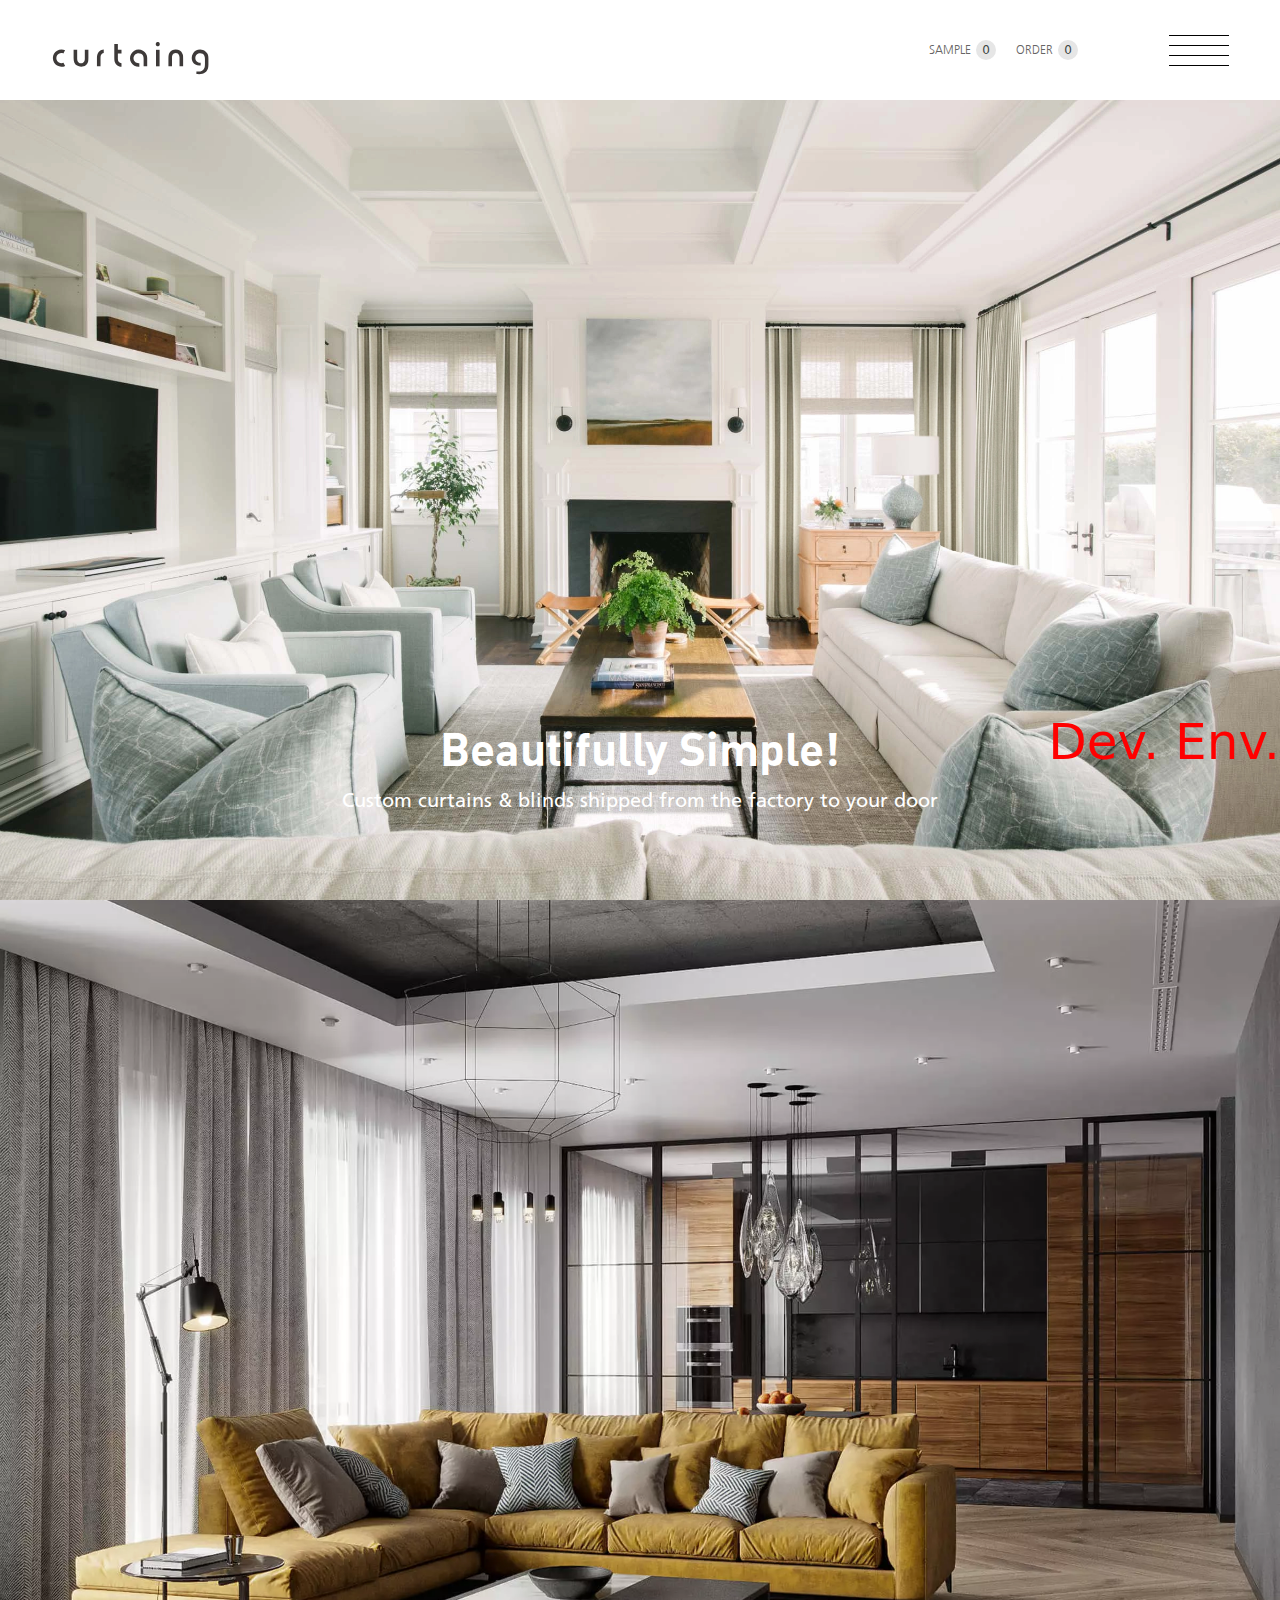
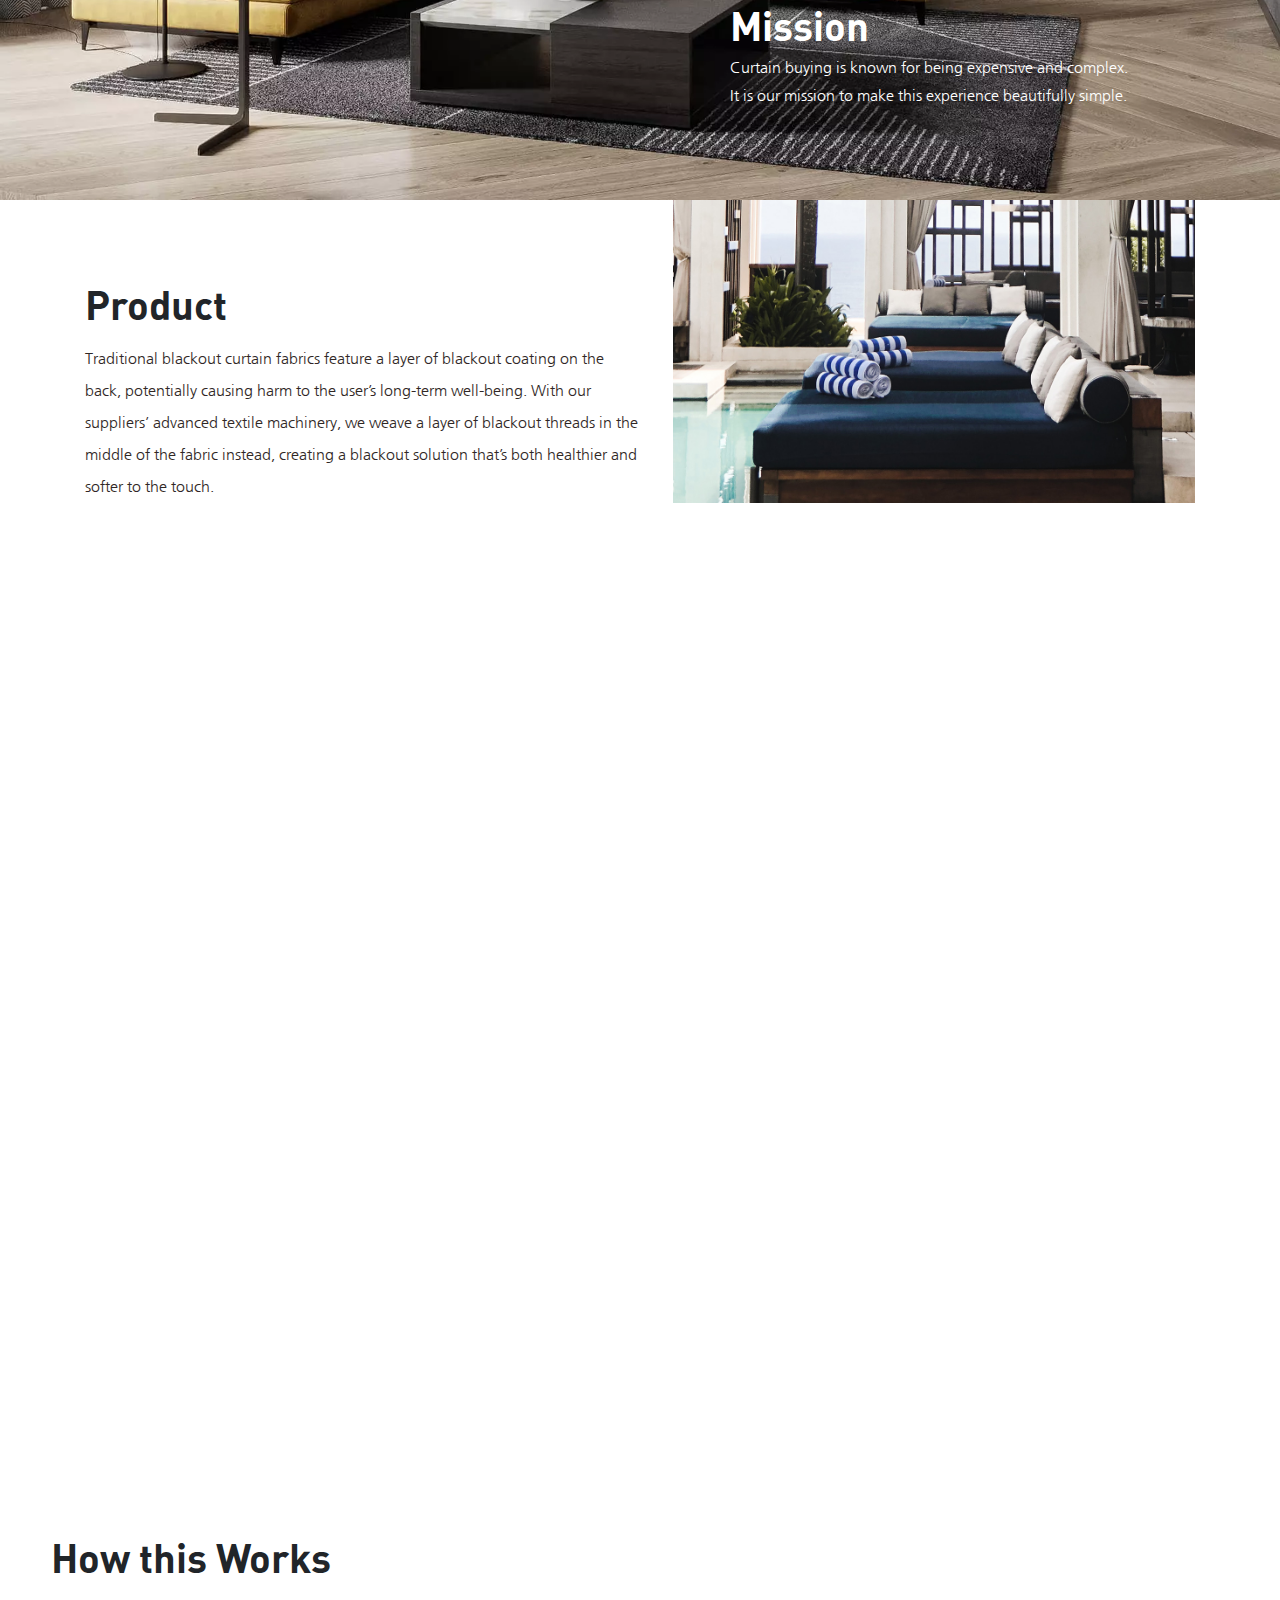
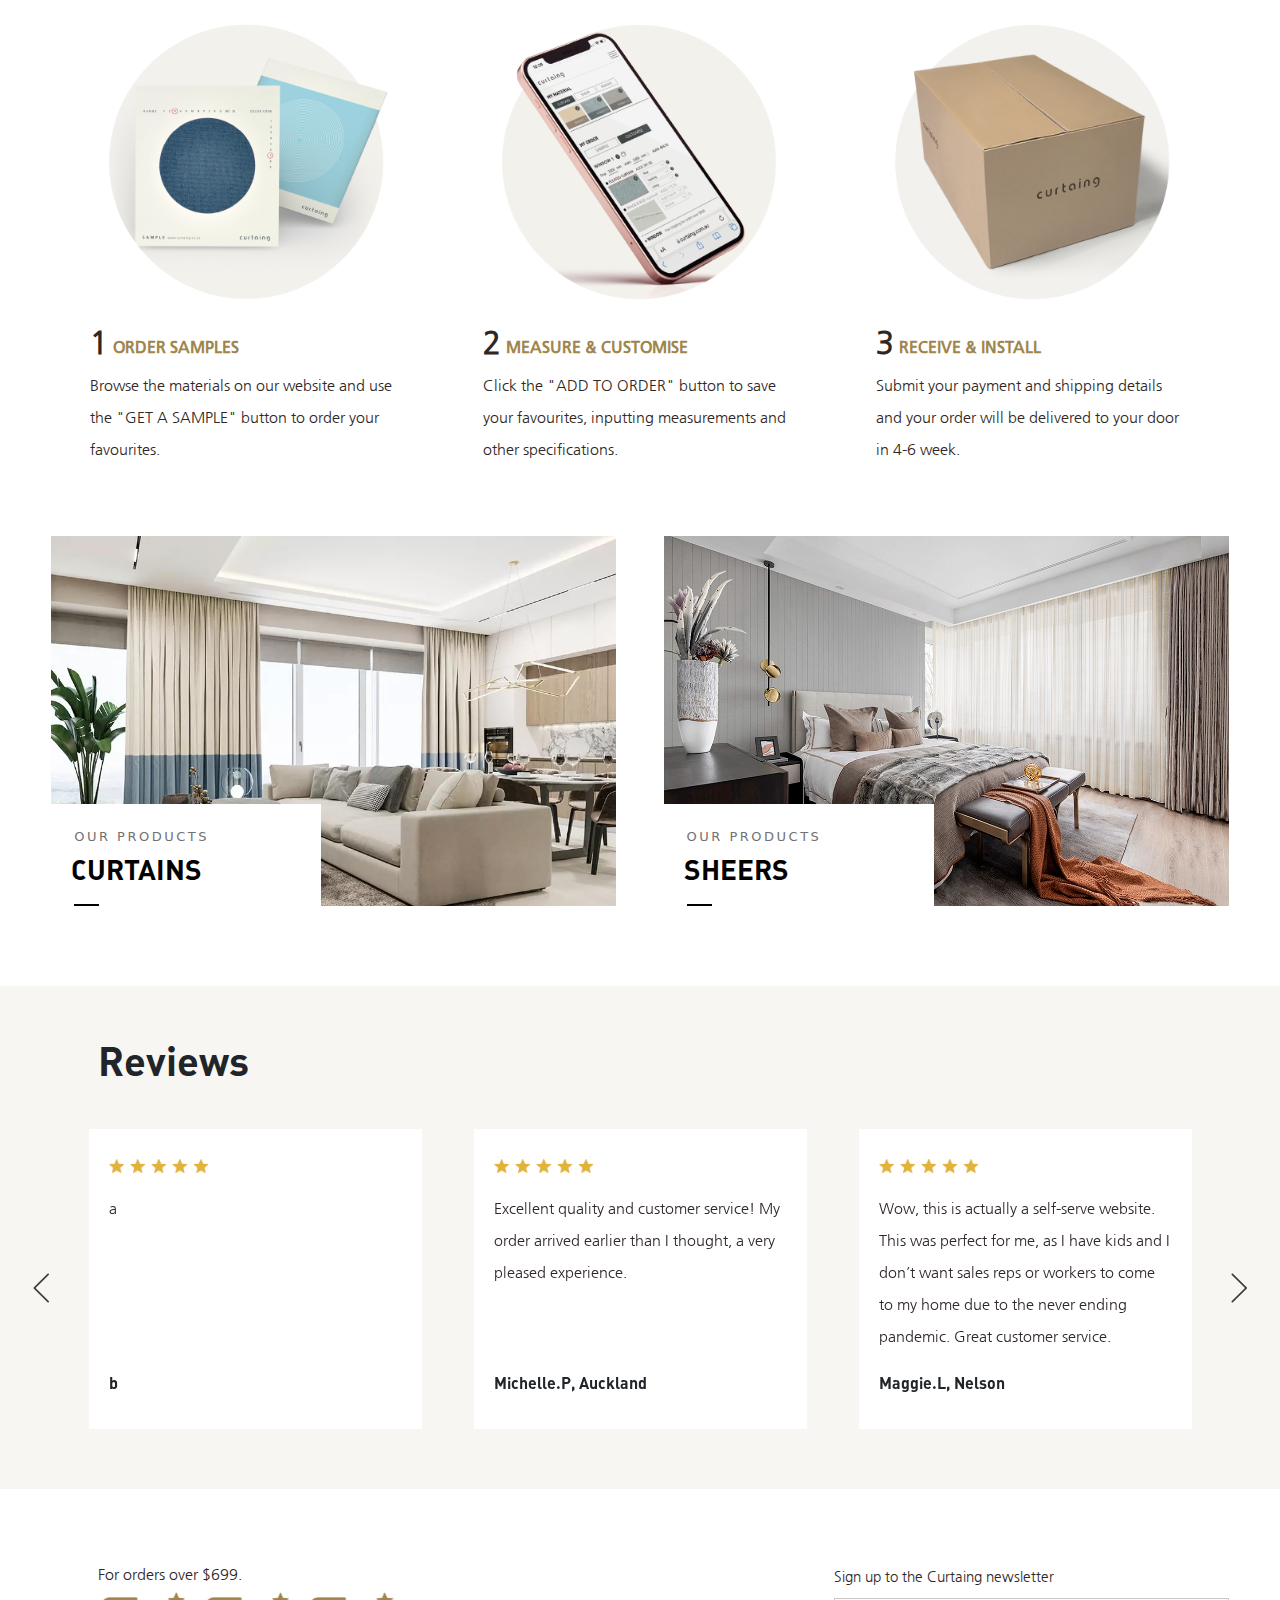
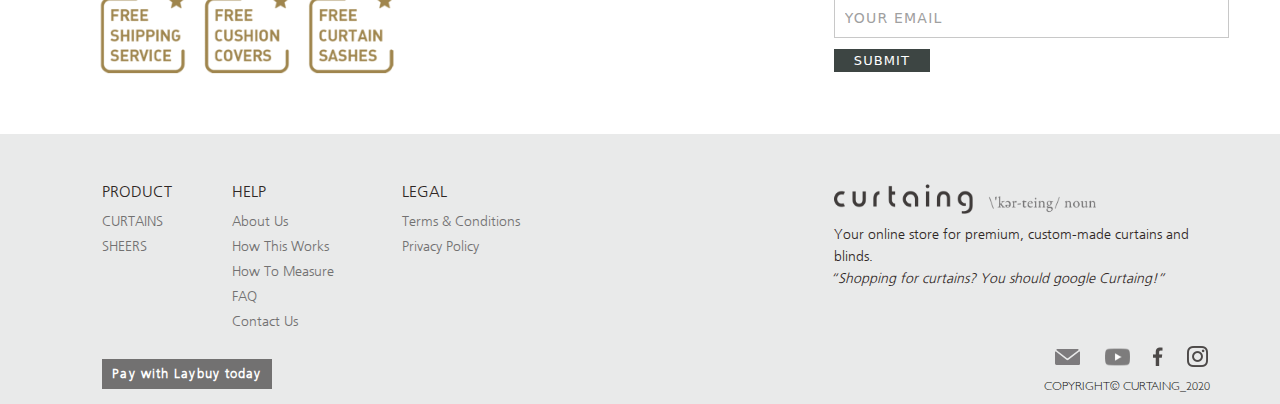
<file: index.html>
<!DOCTYPE html>
<html lang="en">
  <head>
    <meta charset="UTF-8" />
    <meta http-equiv="X-UA-Compatible" content="IE=edge,chrome=1" />
    <meta name="viewport" content="width=device-width, initial-scale=1.0" />
    <link rel="stylesheet" href="/css/normalize.min.css" media="all" />
    <link rel="stylesheet" href="/css/jquery.parallux.min.css" media="all" />
    <link rel="stylesheet" href="/css/lb/sumoselect10.css" />
    <link rel="stylesheet" href="/css/slick.css" />
    <link rel="stylesheet" href="/css/bootstrap.css">
    <link rel="stylesheet" href="/css/styles10.css?20210824" />
    <link rel="stylesheet" href="/css/style.css?20211109" />
    <!--[if lt IE 9]>
      <script src="https://cdn.bootcss.com/html5shiv/3.7.3/html5shiv.min.js"></script>
      <script src="https://cdn.bootcss.com/respond.js/1.4.2/respond.min.js"></script>
    <![endif]-->
    <title>Online Curtain Shop | Shop Curtains for Windows & Doors | Curtaing</title>
    <meta name="description" content="Transform your home with affordable curtains & blinds to match your style. Curtaing has a 100% self-serve platform to customize your curtains and blinds. Order now and get free shipping!"/>
    <script type="text/javascript" src="/js/p/custom.modernizr.min.js"></script>
    <script type="text/javascript" src="/js/webp_tester_min.js"></script>
  </head>
  <body>

    <header id="header" class="hpro">
      <a class="logo" href="/">
        <svg x="0px" y="0px" viewBox="0 0 318 72">
          <g>
            <path
              class="st0"
              d="M20.8,18.9c-3.2,0-6,0.7-8.7,2.3c-2.6,1.5-4.7,3.6-6.2,6.2C4.4,30,3.7,32.9,3.7,36c0,3.1,0.8,5.9,2.3,8.6
					c1.5,2.7,3.5,4.7,6.1,6.3c2.6,1.5,5.3,2.3,8.4,2.3c2.8,0,5.3-0.6,7.6-1.7l-3.4-6.1c0,0-0.1,0-0.1,0c-1.1,0.5-2.4,0.8-3.8,0.8
					c-1.8,0-3.5-0.4-5.1-1.3c-1.6-0.9-2.8-2.1-3.7-3.7c-0.9-1.5-1.4-3.2-1.4-5.1c0-1.8,0.4-3.5,1.3-5.1c0.9-1.5,2.1-2.8,3.7-3.7
					c1.5-0.9,3.2-1.3,5-1.3c1.4,0,2.7,0.2,3.8,0.7c0,0,0.1,0,0.1,0.1l3.4-6.2C25.8,19.4,23.4,18.9,20.8,18.9z"
            />
            <path
              class="st0"
              d="M45.4,41.4c0.1,1,0.5,2.2,1.1,3.6c1.2,2.5,2.9,4.5,5.3,5.9c2.5,1.5,5.1,2.3,8,2.3c1.8,0,3.4-0.3,5-0.8
					c1.6-0.5,3-1.3,4.2-2.2c1.2-1,2.3-2.1,3.1-3.5c0.8-1.3,1.4-2.7,1.7-4.2c0.3-1.5,0.5-3.7,0.5-6.5V19.5h-7.1v17.8c0,2.1-0.5,9-7.6,9
					c-6.9,0-7.5-6.9-7.6-9V19.5h-7.1v16.4C45.1,39,45.2,40.5,45.4,41.4L45.4,41.4z"
            />
            <path
              class="st0"
              d="M104.8,18.9c-3.3,0.2-6.1,1.4-8.5,3.5c-1.1,1-2.1,2.1-2.8,3.4c-0.7,1.1-1.2,2.5-1.6,4.1
					c-0.4,1.6-0.6,3.5-0.6,5.5v17h7.1V36.2c0-2.7,0.2-4.5,0.7-5.7c1-2.6,3.1-4.3,5.7-4.6V18.9z"
            />
            <path
              class="st0"
              d="M127,44.3c0.4,1,1,2.1,1.8,3.2c0.9,1.2,2,2.2,3.1,3c1.2,0.9,2.6,1.5,4,2c1.3,0.4,2.7,0.7,4.2,0.7v-7
					c-2.2-0.2-4-0.9-5.2-2.3c-1.3-1.5-2-3.6-2-6.3v-11h7.2v-7.1h-7.2V8.1h-7.1v26.7c0,2.4,0.1,4.4,0.3,6.1
					C126.3,42.2,126.6,43.4,127,44.3z"
            />
            <path
              class="st0"
              d="M182.8,30.9c0.9,1.6,1.3,3.8,1.3,6.9v14.6h7.1V35.8c0-3.1-0.7-5.8-2.3-8.5c-1.6-2.6-3.6-4.6-6.2-6.1
					c-2.6-1.5-5.5-2.2-8.7-2.2c-3.1,0-5.9,0.7-8.5,2.3c-2.6,1.6-4.7,3.6-6.2,6.3c-1.6,2.7-2.3,5.5-2.3,8.7c0,3.2,0.7,6,2.3,8.6
					c1.5,2.6,3.6,4.6,6.3,6.2c2.7,1.5,5.6,2.3,8.8,2.3c0.4,0,0.8,0,1.2-0.1v-7.1c-0.4,0.1-0.9,0.1-1.3,0.1c-2.9,0-5.3-1-7.3-2.9
					c-2-1.8-3-4.3-3-7.1c0-2.8,1-5.2,2.9-7.2c2-2,4.4-3,7.2-3c1.8,0,3.4,0.4,5,1.3C180.7,28,181.9,29.3,182.8,30.9z"
            />
            <g>
              <rect x="208.7" y="19.5" class="st0" width="7.1" height="32.8" />
              <path
                class="st0"
                d="M214.3,4.7c-0.6-0.4-1.3-0.6-2.1-0.6c-0.7,0-1.3,0.2-1.9,0.5c-0.7,0.4-1.1,0.9-1.5,1.6
						c-0.4,0.7-0.6,1.4-0.6,2.2c0,0.6,0.2,1.2,0.5,1.8c0.4,0.6,0.9,1.1,1.5,1.5c1.3,0.7,2.7,0.7,4,0c0.6-0.3,1.1-0.8,1.5-1.5
						c0.3-0.6,0.5-1.2,0.5-1.9c0-0.7-0.2-1.4-0.5-2.1C215.4,5.5,214.9,5.1,214.3,4.7z"
              />
            </g>
            <path
              class="st0"
              d="M255.5,34.7v17.6h7.1V36.1c0-2.5-0.1-4.3-0.3-5.6c-0.2-1.1-0.5-2.3-1.1-3.3l0-0.1c-1.1-2.5-2.8-4.5-5.2-6
					c-2.4-1.5-5-2.2-8.1-2.2c-2.6,0-4.9,0.6-7.1,1.7c-2.1,1.1-3.8,2.7-5.2,4.8c-0.8,1.4-1.4,2.8-1.7,4.3c-0.3,1.6-0.5,3.7-0.5,6.4v16.3
					h7.1V34.7c0-2.1,0.5-9,7.6-9C254.8,25.8,255.5,32.6,255.5,34.7z"
            />
            <path
              class="st0"
              d="M294,67.9c2.6,0,5-0.3,7-0.8c2-0.5,3.7-1.3,5.1-2.4c1.6-1.1,2.9-2.5,3.9-4.1c1.1-1.6,1.8-3.2,2.2-4.9
					c0.4-1.8,0.7-4.2,0.7-7.2V37.2c0-2.6-0.2-4.6-0.5-6.1c-0.3-1.4-0.9-2.7-1.7-4.1c-1-1.6-2.2-3.1-3.7-4.3c-1.6-1.3-3.3-2.2-5-2.9
					c-1.8-0.6-3.7-1-5.6-1c-3,0-5.7,0.7-8.3,2.3c-2.6,1.5-4.6,3.5-6.1,6.1c-1.5,2.6-2.3,5.3-2.3,8.4c0,2.9,0.6,5.5,2,7.9
					c1.3,2.3,3,4,5.3,5.4c2.3,1.3,4.8,2,7.7,2c0.9,0,1.8-0.1,2.8-0.2v-5.4c-3.1,0.2-5.7-0.8-7.7-2.7c-1.9-1.8-2.9-4.2-2.9-6.9
					c0-2.6,1-4.9,2.8-6.8c1.8-1.8,4.2-2.8,6.9-2.8c1.7,0,3.4,0.4,4.8,1.3c1.5,0.9,2.6,2.1,3.4,3.7c0.8,1.6,1.2,3.8,1.2,6.8v9.9
					c0,3.3-0.3,5.8-0.9,7.5c-0.9,2.5-2.6,4.4-4.8,5.7c-2.1,1.2-4.7,1.8-7.7,1.8c-1.4,0-2.6-0.1-3.6-0.3v5.1c0.6,0.1,1.2,0.2,1.7,0.2
					C291.7,67.8,292.9,67.9,294,67.9z"
            />
          </g>
        </svg>
      </a>
      <div class="num-box d-flex">
          <div class="num_inner num_inner-sample">
              <span>SAMPLE</span>
              <div class="num num_sample">
                  <span class="num_content-sample">0</span>
                  <div class="notify notify-sample">
                      <div class="notify-box d-flex">
                          <img class="icon-check" src="./images/new/add-check.svg" alt="">
                          <span>Added to Sample Cart Successfully.</span>
                          <img class="icon-cross" src="./images/new/add-cross.svg" alt="">
                      </div>
                  </div>
              </div>
          </div>
          <div class="num_inner">
            <span>ORDER</span>
            <div class="num num_order">
                <span class="num_content-order">0</span>
                <div class="notify notify-order">
                    <div class="notify-box d-flex">
                        <img class="icon-check" src="./images/new/add-check.svg" alt="">
                        <span>Added to Order Cart Successfully.</span>
                        <img class="icon-cross" src="./images/new/add-cross.svg" alt="">
                    </div>
                </div>
            </div>
        </div>
      </div>
      <div class="togglebar">
        <div class="t-box">
          <span></span>
          <span></span>
          <span></span>
          <span></span>
        </div>
      </div>
      <div class="menu costomdz">
        <div class="m-img lg">
          <picture>
            <source srcset="/images/menu.webp" type="image/webp" />
            <img src="/images/menu.jpg" />
          </picture>
        </div>
        <div class="m-img xs">
          <picture>
            <source srcset="/images/menu-xs.webp" type="image/webp" />
            <img src="/images/menu-xs.jpg" />
          </picture>
        </div>
        <!-- 返回 -->
        <!--
		<div class="back menu_back" onclick="memberBackMenu();" style="display:none;">
			<img src="/images/jt-f.png">
			<span>BACK TO MENU</span>
		</div>
		-->

        <div class="list-box">
          <!--<div class="back menu_back" onclick="memberBackMenu();" style="display:none;">
				<img src="/images/jt-f.png">
				<span>BACK TO MENU</span>
			</div>-->

          <div class="list link">
            <h5>
              <a
                href="javascript:;"
                onclick="javascript:memberAccount(''); return false;"
                >ACCOUNT &nbsp;
              </a>
              /
              <a href="/cart"> &nbsp; ORDER</a>

              <a href="https://dev.curtaing.co.nz/" class="lang active">
                &nbsp; NZ &nbsp; </a
              ><a href="https://dev.curtaing.com.au/" class="lang">
                &nbsp; AU &nbsp;
              </a>
            </h5>
          </div>
          <!-- 导航 -->
          <div class="daohang">
            <div class="list link">
              <h4><a href="/curtains">CURTAINS</a></h4>
              <h4><a href="/sheers">SHEERS</a></h4>
            </div>
            <div class="list link">
              <h4><a href="/help">HELP</a></h4>
              <h5>
                <a href="/help#AboutUs" onclick="$('.togglebar').click();"
                  >About Us</a
                >
              </h5>
              <h5>
                <a href="/help#HowThisWorks" onclick="$('.togglebar').click();"
                  >HOW THIS WORKS</a
                >
              </h5>
              <h5>
                <a href="/help#HowToMeasure" onclick="$('.togglebar').click();"
                  >How To Measure</a
                >
              </h5>
              <h5>
                <a href="/help#FAQ" onclick="$('.togglebar').click();">FAQ</a>
              </h5>
              <h5>
                <a href="/help#ContactUs" onclick="$('.togglebar').click();"
                  >CONTACT US</a
                >
              </h5>
            </div>
            <div class="list link">
              <h5>
                <a
                  href="javascript:;"
                  class="menu-findorder"
                  onclick="javascript:findOrder(); return false;"
                  >FIND MY ORDER</a
                >
              </h5>
            </div>
            <div class="list">
              <p class="menu-contact">
                <a href="mailto:contact@curtaing.co.nz"
                  >contact@curtaing.co.nz</a
                ><br />
                <span>Efficient Reply (Mon-Sun)</span>
              </p>
            </div>
          </div>
          <!-- 导航 end -->
          <!-- log in -->
          <div class="login m-common">
            <h3>MEMBER</h3>
            <form id="loginForm">
              <div class="input">
                <input
                  type="email"
                  name="login_email"
                  id="login_email"
                  placeholder="EMAIL ADDRESS"
                  maxlength="150"
                />
              </div>
              <div class="input">
                <input
                  type="password"
                  name="login_password"
                  id="login_password"
                  placeholder="PASSWORD"
                  maxlength="20"
                />
              </div>
              <p class="pright">
                <a
                  href="javascript:;"
                  onclick="javascript:memberForgot(); return false;"
                  style="color: #737373"
                  >Forgotten Password?</a
                >
              </p>

              <div class="submit">
                <input
                  type="hidden"
                  name="login_action"
                  id="login_action"
                  value=""
                />
                <input type="submit" value="LOG IN" />
              </div>
              <p>
                By logging in, you agree to Curtaing’s Privacy Policy and Terms
                of Use.
              </p>
            </form>
            <div class="mc-bottom">
              <p>
                Not a Member?
                <a
                  href="javascript:;"
                  onclick="javascript:memberJoin(); return false;"
                  ><strong style="color: #000">JOIN NOW</strong></a
                >
              </p>
            </div>

            <h3
              class="guestCheckoutArea"
              style="padding-top: 8%; display: none"
            >
              GUEST
            </h3>
            <form
              class="guestCheckoutArea"
              id="loginForm"
              style="display: none"
            >
              <div class="submitguest">
                <input
                  type="button"
                  onclick="javascript:memberAccount('guest');"
                  value="CHECKOUT"
                />
              </div>
            </form>
          </div>
          <!-- log in end -->

          <!-- findorder -->
          <div class="findorder m-common">
            <h3>MEMBER</h3>
            <form id="loginForm2">
              <div class="input">
                <input
                  type="email"
                  name="login_email2"
                  id="login_email2"
                  placeholder="EMAIL ADDRESS"
                  maxlength="150"
                />
              </div>
              <div class="input">
                <input
                  type="password"
                  name="login_password2"
                  id="login_password2"
                  placeholder="PASSWORD"
                  maxlength="20"
                />
              </div>
              <p class="pright">
                <a
                  href="javascript:;"
                  onclick="javascript:memberForgot(); return false;"
                  style="color: #737373"
                  >Forgotten Password?</a
                >
              </p>

              <div class="submitguest">
                <input type="submit" value="LOG IN" />
              </div>
            </form>

            <h3
              style="
                margin-top: 10px;
                padding-top: 8%;
                border-top: 1px dashed #3e3a39;
              "
            >
              GUEST
            </h3>
            <form
              id="findorderForm"
              action="/guest"
              method="post"
              onsubmit="return chkFindOrder();"
            >
              <div class="input">
                <input
                  type="email"
                  name="guest_email"
                  id="guest_email"
                  placeholder="EMAIL ADDRESS"
                  maxlength="150"
                />
              </div>
              <div class="input">
                <input
                  type="text"
                  name="guest_cell"
                  id="guest_cell"
                  placeholder="PHONE NUMBER"
                  maxlength="50"
                />
              </div>
              <div class="submitguest" style="margin-top: 10px">
                <input type="submit" value="CONFIRM" />
              </div>
            </form>
          </div>
          <!-- findorder end -->

          <!-- register -->
          <div class="register m-common">
            <h3>REGISTER</h3>
            <p>
              Create your Curtaing Member profile and get first access to the
              very best od Curtaing products, inspiration and community.
            </p>
            <form id="registerForm">
              <div class="input col2">
                <input
                  type="text"
                  name="register_firstname"
                  id="register_firstname"
                  placeholder="FIRST NAME"
                  maxlength="50"
                />
              </div>
              <div class="input col2">
                <input
                  type="text"
                  name="register_lastname"
                  id="register_lastname"
                  placeholder="LAST NAME"
                  maxlength="50"
                />
              </div>
              <div class="input">
                <input
                  type="email"
                  name="register_email"
                  id="register_email"
                  placeholder="EMAIL ADDRESS"
                  maxlength="150"
                />
              </div>
              <div class="input">
                <input
                  type="password"
                  name="register_password"
                  id="register_password"
                  placeholder="PASSWORD"
                  maxlength="20"
                />
              </div>
              <div class="input">
                <input
                  type="password"
                  name="register_repassword"
                  id="register_repassword"
                  placeholder="CONFIRM PASSWORD"
                  maxlength="20"
                />
              </div>
              <p>
                Sign up for emails to get updates from Curtaing on products,
                offers and your Member benefits.
              </p>
              <div class="submit">
                <input type="submit" value="JOIN US" />
              </div>
              <p>
                By logging in, you agree to Curtaing’s Privacy Policy and Terms
                of Use.
              </p>
            </form>
            <div class="mc-bottom">
              <p>
                Already a Member?
                <a
                  href="javascript:;"
                  onclick="javascript:memberLogin(); return false;"
                  ><strong style="color: #000">LOG IN</strong></a
                >
              </p>
            </div>
          </div>
          <!-- register end -->

          <!-- reset -->
          <div class="reset m-common">
            <h3>RESET PASSWORD</h3>
            <p>
              Enter your email to receive instructions on how to reset your
              password.
            </p>
            <form id="forgotForm">
              <div class="input">
                <input
                  type="email"
                  name="forgot_email"
                  id="forgot_email"
                  placeholder="EMAIL ADDRESS"
                  maxlength="150"
                />
              </div>
              <div class="submit">
                <input type="submit" value="RESET" />
              </div>
              <p>
                By logging in, you agree to Curtaing’s Privacy Policy and Terms
                of Use.
              </p>
            </form>
            <div class="mc-bottom">
              <p>
                return to
                <a
                  href="javascript:;"
                  onclick="javascript:memberLogin(); return false;"
                  ><strong style="color: #000">LOG IN</strong></a
                >
              </p>
            </div>
          </div>
          <!-- reset end -->
        </div>
        <!-- list-box end -->
      </div>
      <!-- menu end -->
    </header>
    <!-- my sample -->
    <div class="mysample" id="mysample">
        <img class="mysample-cross" src="/images/new/add-cross.png" alt="">
        <div class="mysample-title">
            <h2>MY SAMPLE</h2>
            <p>Get 10 free samples in 3 business days and additional<br> samples will cost $1 each.</p>
        </div>
        <div class="mysample-content" id="mysample-content">
            <div class="d-flex inner">
                <div class="pic-box">
                    <div class="pic">
                        <img class="sample-pic" src="/manage/userfiles/20210102104903.jpg" alt="">
                        <img class="sample-delete" src="/images/close.png" alt="">
                        <div class="rcc">
													<p><span class="rcc_1">RAMGE</span><span class="rcc_2"> U 2</span></p>
												</div>
                    </div>
                </div>
                <div class="pic-box">
                    <div class="pic">
                        <img class="sample-pic" src="/manage/userfiles/20210102104913.jpg" alt="">
                        <img class="sample-delete" src="/images/close.png" alt="">
                        <div class="rcc">
													<p><span class="rcc_1">RAMGE</span><span class="rcc_2"> U 2</span></p>
												</div>
                    </div>
                </div>
                <div class="pic-box">
                    <div class="pic">
                        <img class="sample-pic" src="/manage/userfiles/20210415045535.jpg" alt="">
                        <img class="sample-delete" src="/images/close.png" alt="">
                        <div class="rcc">
													<p><span class="rcc_1">RAMGE</span><span class="rcc_2"> U 2</span></p>
												</div>
                    </div>
                </div>
                <div class="pic-box">
                    <div class="pic">
                        <img class="sample-pic" src="/manage/userfiles/20210415045843.jpg" alt="">
                        <img class="sample-delete" src="/images/close.png" alt="">
                        <div class="rcc">
													<p><span class="rcc_1">RAMGE</span><span class="rcc_2"> U 2</span></p>
												</div>
                    </div>
                </div>
                <div class="pic-box">
                    <div class="pic">
                        <img class="sample-pic" src="/manage/userfiles/20210415050017.jpg" alt="">
                        <img class="sample-delete" src="/images/close.png" alt="">
                        <div class="rcc">
													<p><span class="rcc_1">RAMGE</span><span class="rcc_2"> U 2</span></p>
												</div>
                    </div>
                </div>
                <div class="pic-box">
                    <div class="pic">
                        <img class="sample-pic" src="/manage/userfiles/20210415050052.jpg" alt="">
                        <img class="sample-delete" src="/images/close.png" alt="">
                        <div class="rcc">
													<p><span class="rcc_1">RAMGE</span><span class="rcc_2"> U 2</span></p>
												</div>
                    </div>
                </div>
                <div class="pic-box">
                    <div class="pic">
                        <img class="sample-pic" src="/manage/userfiles/20210102104903.jpg" alt="">
                        <img class="sample-delete" src="/images/close.png" alt="">
                        <div class="rcc">
													<p><span class="rcc_1">RAMGE</span><span class="rcc_2"> U 2</span></p>
												</div>
                    </div>
                </div>
                <div class="pic-box">
                    <div class="pic">
                        <img class="sample-pic" src="/manage/userfiles/20210102104913.jpg" alt="">
                        <img class="sample-delete" src="/images/close.png" alt="">
                        <div class="rcc">
													<p><span class="rcc_1">RAMGE</span><span class="rcc_2"> U 2</span></p>
												</div>
                    </div>
                </div>
                <div class="pic-box">
                    <div class="pic">
                        <img class="sample-pic" src="/manage/userfiles/20210415045535.jpg" alt="">
                        <img class="sample-delete" src="/images/close.png" alt="">
                        <div class="rcc">
													<p><span class="rcc_1">RAMGE</span><span class="rcc_2"> U 2</span></p>
												</div>
                    </div>
                </div>
                <div class="pic-box">
                    <div class="pic">
                        <img class="sample-pic" src="/manage/userfiles/20210415045843.jpg" alt="">
                        <img class="sample-delete" src="/images/close.png" alt="">
                        <div class="rcc">
													<p><span class="rcc_1">RAMGE</span><span class="rcc_2"> U 2</span></p>
												</div>
                    </div>
                </div>
                <div class="pic-box">
                    <div class="pic">
                        <img class="sample-pic" src="/manage/userfiles/20210415050017.jpg" alt="">
                        <img class="sample-delete" src="/images/close.png" alt="">
                        <div class="rcc">
													<p><span class="rcc_1">RAMGE</span><span class="rcc_2"> U 2</span></p>
												</div>
                    </div>
                </div>
                <div class="pic-box">
                    <div class="pic">
                        <img class="sample-pic" src="/manage/userfiles/20210415050052.jpg" alt="">
                        <img class="sample-delete" src="/images/close.png" alt="">
                        <div class="rcc">
													<p><span class="rcc_1">RAMGE</span><span class="rcc_2"> U 2</span></p>
												</div>
                    </div>
                </div>
            </div>
        </div>
        <div class="pay">
          <div class="pmoney">
            <div class="pmoney-l"><strong>SUBTOTAL：NZD$</strong> <span class="spanSubtotal">0.00</span></div>
            <div class="pmoney-l"><strong>DELIVERY：NZD$</strong> <span class="spanDelivery">0.00</span></div>
            <div class="pmoney-l"><strong>TOTAL：NZD$</strong> <span class="spanTotal">0.00</span></div> 
          </div>
          <div class="pbtn">CHECK OUT</div>
        </div>
    </div>
    <style>
      .webp .banner .b-img {
        background: url("/manage/userfiles/20210905214832.webp") no-repeat center center;
        background-size: cover;
      }
      .no-webp .banner .b-img {
        background: url("/manage/userfiles/121-pc_B_NEW-3.jpg") no-repeat center center;
        background-size: cover;
      }
    </style>
    <div class="banner" id="banner">
      <div class="b-img"></div>
      <div class="banner-text">
        <h1>Beautifully Simple!</h1>
        <p>Custom curtains & blinds shipped from the factory to your door</p>
      </div>
    </div>
    <!-- banner end -->
    <section class="common Simplicity home-section" id="Simplicity">
      <div class="text ss1a">
        <h2>Difference</h2>
        <p class="lg">
          How do we make top-quality custom curtains so beautiful and affordable? The secret is simple — our incredible designers<br>source market-leading fabrics directly from their place of origin.
        </p>
        <p class="xs">
          How do we make top-quality custom curtains so beautiful and affordable? The secret is simple — our incredible designers source market-leading fabrics directly from their place of origin.
        </p>
      </div>
      <div class="container">
        <div class="quality d-flex">
          <div class="quality-left">
            <!-- <div class="pic-outer">
              <div class="pic-box-left">
                <div class="pic-box"><div class="pic-box-inner"><div class="pic"><img src="./images/new/quality-1.png" alt=""></div></div></div>
                <div class="pic-box"><div class="pic-box-inner"><div class="pic"><img src="./images/new/quality-2.png" alt=""></div></div></div>
              </div>
              <div class="pic-box-right">
                <div class="pic-box"><div class="pic"><img src="./images/new/quality-3.png" alt=""></div></div>
              </div>
            </div> -->
            <img class="quality-pic-pc" src="./images/new/Web_home_PC.jpg" alt="">
            <img class="quality-pic-mobile" src="./images/new/Web_home_Mobile.jpg" alt="">
          </div>
          <div class="quality-right">
            <div class="text">
              <h2>Quality</h2>
              <p>We pledge to only work with the best curtain and blind factories in Australia and New Zealand. To meet Curtaing’s strict production standards, we conduct thorough pre-production fabric inspections, commission master curtain-makers with no fewer than 10 years’ experience, and adhere to our own unique packaging procedures.</p>
            </div>
          </div>
        </div>
      </div>
      <div class="container">
        <div class="product d-flex">
          <div class="product-left">
            <div class="content">
              <ul class="list-box">
                <li>
                  <picture>
                    <source srcset="/manage/userfiles/20210905103315.webp" type="image/webp"/>
                    <img src="/manage/userfiles/20210702065824.jpg" alt="style-right" loading="lazy"/>
                  </picture>
                </li>
                <li>
                  <picture>
                    <img src="/manage/userfiles/20210702065844.jpg" alt="style-right" loading="lazy"/>
                  </picture>
                </li>
                <li>
                  <picture>
                    <img src="/manage/userfiles/20210702065933.jpg" alt="style-right" loading="lazy"/>
                  </picture>
                </li>
                <li>
                  <picture>
                    <img src="/manage/userfiles/20210102104903.jpg" alt="style-right" loading="lazy"/>
                  </picture>
                </li>
                <li>
                  <picture>
                    <img src="/manage/userfiles/20210702065945.jpg" alt="style-right" loading="lazy"/>
                  </picture>
                </li>
                <li>
                  <picture>
                    <img src="/manage/userfiles/20210102104913.jpg" alt="style-right" loading="lazy"/>
                  </picture>
                </li>
                <li>
                  <picture>
                    <img src="/manage/userfiles/20210702065956.jpg" alt="style-right" loading="lazy"/>
                  </picture>
                </li>
                <li>
                  <picture>
                    <img src="/manage/userfiles/20210702102151.jpg" alt="style-right" loading="lazy"/>
                  </picture>
                </li>
              </ul>
              <div class="text">
                <h2>Product</h2>
                <p class="lg">Traditional blackout curtain fabrics feature a layer of blackout coating on the back, potentially causing harm to the user’s long-term well-being. With our suppliers’ advanced textile machinery, we weave a layer of blackout threads in the middle of the fabric instead, creating a blackout solution that’s both healthier and softer to the touch.</p>
                <p class="xs">Traditional blackout curtain fabrics feature a layer of blackout coating on the back, potentially causing harm to the user’s long-term well-being. With our suppliers’ advanced textile machinery, we weave a layer of blackout threads in the middle of the fabric instead, creating a blackout solution that’s both healthier and softer to the touch.</p>
              </div>
            </div>
          </div>
          <div class="product-right">
            <div class="pic"><img src="/images/new/Home_p_PC.jpg" alt=""></div>
          </div>
        </div>
      </div>
    </section>

    <!-- <section class="common Samples">
      <div class="container">
        <div class="ll">
          <div class="text">
            <h2>Samples</h2>
            <p>
              Ordering samples is very simple, browse all the materials on our
              website and use the “ADD TO ORDER” button to save your favorites,
              then visit Order Page to finalise. Receive up to 5 free samples
              today!
            </p>
          </div>
          <div class="">
            <picture>
              <source srcset="/manage/userfiles/20210905073800.webp" type="image/webp"/>
              <img src="/manage/userfiles/20210410025823.jpg" alt="samples-left" class="lg2" loading="lazy"/>
            </picture>
            <picture>
              <source srcset="/manage/userfiles/20210905073837.webp" type="image/webp"/>
              <img src="/manage/userfiles/20210627023550.jpg" alt="samples-left" class="xs2" loading="lazy"/>
            </picture>
          </div>
          <div class="text abtext2">
            <h2>Specialty</h2>
            <p>For orders over $699.</p>
          </div>
          <picture>
            <source srcset="/manage/userfiles/20210905115809.webp" type="image/webp"/>
            <img src="/manage/userfiles/20210622010816.png" alt="details" class="abimg" loading="lazy"/>
          </picture>
        </div>
        <div class="rr lg">
          <picture>
            <source srcset="/manage/userfiles/20210905073932.webp" type="image/webp"/>
            <img src="/manage/userfiles/20210410025835.jpg" alt="samples-right" loading="lazy"/>
          </picture>
        </div>
      </div>
      <div class="lg hr"></div>
      <div class="Innovation">
        <div class="text">
          <h2>Innovation</h2>
          <p>Curtaing’s very own game-changing tape ruler is a complimentary bonus for orders that include tracks & rods. Curtain installation will never be this easy and precise.</p>
        </div>
        <div class="ir">
          <picture>
            <source srcset="/manage/userfiles/20210905115816.webp" type="image/webp"/>
            <img src="/manage/userfiles/20210420074301.jpg" alt="measurements-lg" class="lg" loading="lazy"/>
          </picture>
          <picture>
            <source srcset="/manage/userfiles/20210905115936.webp" type="image/webp"/>
            <img src="/manage/userfiles/20210419145736.png" alt="measurements-xs" class="xs" loading="lazy"/>
          </picture>
        </div>
      </div>
    </section> -->

    <style>
      		.webp #bg-1 {
      	background: url('/manage/userfiles/20210905084722.webp'); 
      	background-size: cover;
      	background-position: 50%;
      	background-color: #999;
      }
      .no-webp #bg-1 {
      	background: url('/manage/userfiles/20210303045310.jpg'); 
      	background-size: cover;
      	background-position: 50%;
      	background-color: #999;
      }
      	@media screen and (max-width:760px) {
      				.webp #bg-1 {
      		background: url('/manage/userfiles/20210905084729.webp'); 
      		background-size: cover;
      	}
      	.no-webp #bg-1 {
      		background: url('/manage/userfiles/20210303044051.jpg'); 
      		background-size: cover;
      	}
      		}
    </style>
    <section class="ourmission">
      <div class="parallux">
        <div class="parallux-bg fixed">
          <div class="parallux-inner" id="bg-1">
            <div class="text">
              <h2>Mission</h2>
              <p>
                Curtain buying is known for being expensive and complex.
                <br class="lg" />It is our mission to make this experience
                beautifully simple.
              </p>
            </div>
          </div>
        </div>
      </div>
    </section>

    <section class="common works home-section">
        <div class="text">
          <h2>How this Works</h2>
        </div>
        <div class="works-outer">
          <div class="works-box">
            <div class="works_content">
                <img src="./images/new/3_step_1.png" alt="">
                <div class="works_text">
                    <div class="d-flex works_step">
                        <p class="step_num">1</p>
                        <p class="step_name">ORDER SAMPLES</p>
                    </div>
                    <p class="step_content">
                        Browse the materials on our website and use the "GET A SAMPLE" button to order your favourites.
                    </p>
                </div>
            </div>
            <div class="works_content">
                <img src="./images/new/3_step_2.png" alt="">
                <div class="works_text">
                    <div class="d-flex works_step">
                        <p class="step_num">2</p>
                        <p class="step_name">MEASURE & CUSTOMISE</p>
                    </div>
                    <p class="step_content">
                        Click the "ADD TO ORDER" button to save your favourites, inputting measurements and other specifications.
                    </p>
                </div>
            </div>
            <div class="works_content">
                <img src="./images/new/3_step_3.png" alt="">
                <div class="works_text">
                    <div class="d-flex works_step">
                        <p class="step_num">3</p>
                        <p class="step_name">RECEIVE & INSTALL</p>
                    </div>
                    <p class="step_content">
                        Submit your payment and shipping details and your order will be delivered to your door in 4-6 week.
                    </p>
                </div>
            </div>
          </div>
        </div>
    </section>

    <section class="common Products">
        <div class="col-2 viewarea">
          <a href="curtains">
            <picture>
              <source srcset="/manage/userfiles/20210905092140.webp" type="image/webp"/>
              <img src="/manage/userfiles/20210905042833.webp" alt="curtains-img" loading="lazy"/>
            </picture>
          </a>
          <div class="view">
            <a href="curtains">
              <span>OUR PRODUCTS</span>
              <h3>CURTAINS</h3>
              <p>VIEW MORE</p>
              <!-- <img src="/images/jt.png"> -->
            </a>
          </div>
        </div>
        <div class="col-2 viewarea">
          <a href="sheers">
            <picture>
              <source srcset="/manage/userfiles/20210905092149.webp" type="image/webp"/>
              <img src="/manage/userfiles/20210719165324.jpg" alt="sheers-img" loading="lazy"/>
            </picture>
          </a>
          <div class="view">
            <a href="sheers">
              <span>OUR PRODUCTS</span>
              <h3>SHEERS</h3>
              <p>VIEW MORE</p>
              <!-- <img src="/images/jt.png"> -->
            </a>
          </div>
        </div>
    </section>

    <section class="common Reviews">
      <div class="text">
        <h2>Reviews</h2>
      </div>
      <div class="hhi">
        <div class="h-inner multiple-items">
          <div class="hicont">
            <img src="/images/wx.png" class="wx" loading="lazy" alt="review-stars"/>
            <p>a</p>
            <h5>b</h5>
          </div>
          <div class="hicont">
            <img src="/images/wx.png" class="wx" loading="lazy" alt="review-stars"/>
            <p>
              Excellent quality and customer service! My order arrived earlier
              than I thought, a very pleased experience.
            </p>
            <h5>Michelle.P, Auckland</h5>
          </div>
          <div class="hicont">
            <img src="/images/wx.png" class="wx" loading="lazy" alt="review-stars"/>
            <p>
              Wow, this is actually a self-serve website. This was perfect for
              me, as I have kids and I don’t want sales reps or workers to come
              to my home due to the never ending pandemic. Great customer
              service.
            </p>
            <h5>Maggie.L, Nelson</h5>
          </div>
          <div class="hicont">
            <img src="/images/wx.png" class="wx" loading="lazy" alt="review-stars"/>
            <p>
              Great service, I love the design of the website and products and
              the free fabric samples look stunning! Highly recommend!
            </p>
            <h5>Kate.F, Taupo</h5>
          </div>
          <div class="hicont">
            <img src="/images/wx.png" class="wx" loading="lazy" alt="review-stars"/>
            <p>
              Great price, the website is very user friendly, logically
              structured. I only bought two roller blinds, very good quality,
              will buy more when I move to my new house:).
            </p>
            <h5>Julie.C, Rotorua</h5>
          </div>
          <div class="hicont">
            <img src="/images/wx.png" class="wx" loading="lazy" alt="review-stars"/>
            <p>
              The website is very attractive for my eye and the free samples are
              very well designed I’m keeping them as decoration pieces LOL!
            </p>
            <h5>Laura.H, Christchurch</h5>
          </div>
          <div class="hicont">
            <img src="/images/wx.png" class="wx" loading="lazy" alt="review-stars"/>
            <p>
              I’m a builder and if you want to DIY curtains for your home like I
              did, you should use Curtaing. Great value and fantastic quality,
              highly recommend!
            </p>
            <h5>John.D, Auckland</h5>
          </div>
        </div>
      </div>
      <div class="btn-prev slick-prev" onclick="javascript:$('.multiple-items').slick('slickPrev');">
        <img src="/images/arrow_l.png" loading="lazy" alt="arrow-left" />
      </div>
      <div class="btn-next slick-next" onclick="javascript:$('.multiple-items').slick('slickNext');">
        <img src="/images/arrow_r.png" loading="lazy" alt="arrow-right" />
      </div>
    </section>

    
    
    <!-- <section class="common Subscribe">
      <div class="text">
        <h2>Subscribe</h2>
        <p>Sign up to the Curtaing newsletter</p>
      </div>
      <div class="email">
        <input type="email" name="subscribeEmail" id="subscribeEmail" placeholder="YOUR EMAIL" maxlength="150"/>
      </div>
      <div class="submit">
        <input type="button" onclick="subscribe()" value="/ SUBMIT /" />
      </div>
    </section> -->

    <section class="common new-subscribe home-section">
        <div class="d-flex subscribe_box">
            <div class="order">
                <p>For orders over $699.</p>
                <img src="/manage/userfiles/20210622010816.png" alt="">
            </div>
            <form action="">
                <label for="">Sign up to the Curtaing newsletter</label>
                <input class="input-mail" type="email" placeholder="YOUR EMAIL">
                <input class="btn-submit" type="button" onclick="" value="SUBMIT" />
            </form>
        </div>
    </section>


    <footer>
      <div class="k"></div>
      <div class="common">
        <div class="footer-right">
          <img src="/images/f-logo1.png" alt="footer=logo" />
          <p>
            Your online store for premium, custom-made curtains and blinds.
            <br />
            <i>“Shopping for curtains? You should google Curtaing!”</i>
          </p>
        </div>
        <ul>
          <li>
            <a class="tit">PRODUCT</a>
            <a href="/curtains">CURTAINS</a><a href="/sheers">SHEERS</a>
          </li>
          <li>
            <a class="tit" href="/help">HELP</a>
            <a href="/help#AboutUs">About Us</a>
            <a href="/help#HowThisWorks">How This Works</a>
            <a href="/help#HowToMeasure">How To Measure</a>
            <a href="/help#FAQ">FAQ</a>
            <a href="/help#ContactUs">Contact Us</a>
          </li>
          <li>
            <a class="tit">LEGAL</a>
            <a href="/TermsConditions">Terms & Conditions</a>
            <a href="/PrivacyPolicy">Privacy Policy</a>
          </li>
        </ul>
      </div>
      <div class="xs em">
            <div class="inner">Pay with Laybuy today</div>
      </div>
      <!--
	<div class="langlink">
		<a href="https://dev.curtaing.com.au/" class="lang "> &nbsp; AU &nbsp; </a><a href="https://dev.curtaing.co.nz/" class="lang active"> &nbsp; NZ &nbsp; </a>	</div>
	-->
      <div class="yqlink">
        <a href="mailto:contact@curtaing.co.nz" target="_blank"><img src="./images/new/icon-email.svg" alt=""></a>
        <a class="link-yt" href="https://www.youtube.com/channel/UCPykMx1QZmuvOoXQ87vDGlA" target="_blank"><img src="/images/youtube.png"/></a>
        <a href="https://www.facebook.com/curtaingfb" target="_blank"><img src="/images/fb.png"/></a>
        <a href="https://www.instagram.com/curtaing_ins/" target="_blank"><img src="/images/ins.png"/></a>
      </div>
      <div class="copyright">COPYRIGHT© CURTAING_2020</div>
    </footer>

    <div style="position: fixed;bottom: 120px;right: 0px;font-size: 50px;color: #f00;z-index: 9999999;">
      Dev. Env.
    </div>

    <script src="/js/p/jquery-2.1.1.min.js"></script>
    <script src="/js/p/jquery.parallux.js"></script>
    <script src="/js/slick.min.js"></script>
    <script src="/js/bootstrap.bundle.min.js"></script>
    <script src="/js/function.js?20210824"></script>

    <style>
      .slick-track {
        /*display: flex !important;*/
      }
      .slick-slide {
        margin: 0 0.4%;
      }
      @media screen and (max-width: 760px) {
        .slick-slide {
          margin: 0 0.4%;
        }
      }
      @media screen and (max-width: 380px) {
        .slick-slide {
          margin: 0 0%;
        }
      }
    </style>
    <script>
      $(function () {
        $(".parallux").parallux({
          onMobile: "fixed",
          fullHeight: true,
        });

        if (/Android|iphone|ipad|webOS/i.test(navigator.userAgent)) {
          $(".common.Reviews .hhi").css({
            overflow: "scroll",
          });
          $(".hhi .h-inner").css({
            width: "10000px",
          });
          $(".common.Reviews .h-inner").outerWidth(
            $(".common.Reviews .h-inner .hicont").length *
              $(".common.Reviews .h-inner .hicont").eq(0).outerWidth(true)
          );
        } else {
          $(".multiple-items")
            .slick({
              infinite: true,
              slidesToShow: 3,
              slidesToScroll: 1,
              arrows: false,
              adaptiveHeight: true,
              responsive: [
                {
                  breakpoint: 760,
                  settings: {
                    slidesToShow: 2,
                  },
                },
                {
                  breakpoint: 450,
                  settings: {
                    slidesToShow: 1,
                  },
                },
              ],
            })
            .on("setPosition", function (event, slick) {
              $(".slick-slide div").css(
                "height",
                $(".multiple-items .slick-track").height()
              );
            });
        }
      });
      function subscribe() {
        if ($.trim($("#subscribeEmail").val()) == "") {
          alert("Please input your email!");
          $("#subscribeEmail").focus();
          return;
        }
        if (!isEmlValid($.trim($("#subscribeEmail").val()))) {
          alert("Email format is invalid!");
          $("#subscribeEmail").focus();
          return;
        }
        $.ajax({
          url: "/ajax.php",
          data:
            "email=" +
            encodeURIComponent($.trim($("#subscribeEmail").val())) +
            "&action=saveSubscribe",
          type: "post",
          dataType: "json",
          success: function (response) {
            if (response.status == 1) {
              alert(response.message);
            }
          },
          error: function (response) {
            alert("Error occurs, please retry later.");
          },
        });
      }
    </script>

    <script async type="text/javascript" src="/js/lr.js"></script>
    <script async type="text/javascript" src="/js/styles10.js?20210824"></script>
    <script type="application/ld+json">
      {
        "@context": "https://schema.org/",
        "@type": "WebSite",
        "name": "Curtaing",
        "url": "https://curtaing.com.au/",
        "potentialAction": {
          "@type": "SearchAction",
          "target": "https://curtaing.com.au/search?q={search_term_string}",
          "query-input": "required name=search_term_string"
        }
      }
    </script>
    <script type="application/ld+json">
      {
        "@context": "https://schema.org",
        "@type": "Organization",
        "name": "Curtaing",
        "alternateName": "Curtaing",
        "url": "https://curtaing.com.au/",
        "logo": "https://curtaing.com.au/images/f-logo1.png",
        "sameAs": [
          "https://www.facebook.com/curtaingfb",
          "https://twitter.com/curtaingtw",
          "https://www.youtube.com/channel/UCjL1L-vFFm_lQ3hM-l5pIrQ",
          "https://www.instagram.com/curtaingins/"
        ]
      }
    </script>
  </body>
</html>
</file>
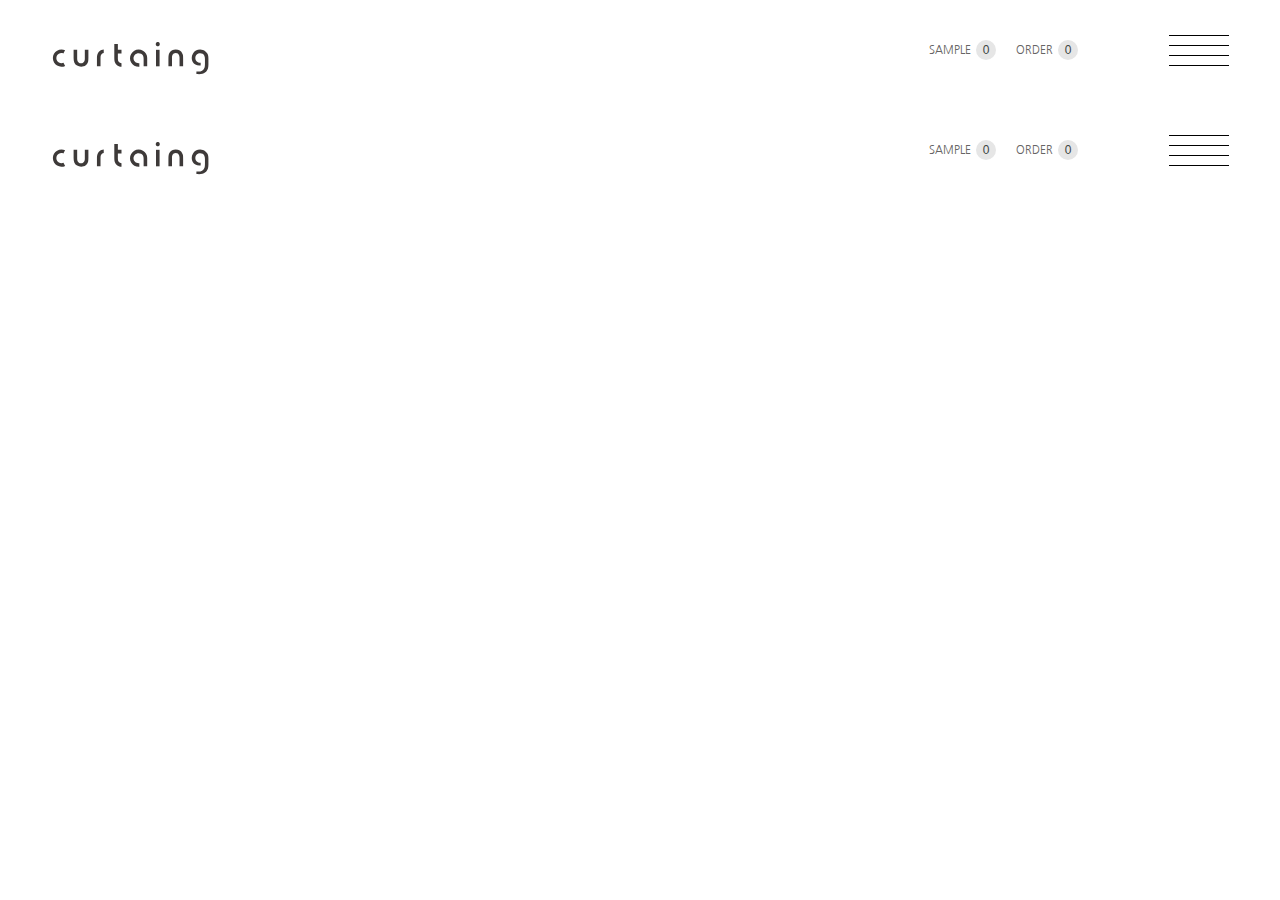
<file: header.html>
<!DOCTYPE html>
<html lang="en">
<head>
    <meta charset="UTF-8" />
    <meta http-equiv="X-UA-Compatible" content="IE=edge,chrome=1" />
    <meta name="viewport" content="width=device-width, initial-scale=1.0" />
    <link rel="stylesheet" href="/css/normalize.min.css" media="all" />
    <link rel="stylesheet" href="/css/jquery.parallux.min.css" media="all" />
    <link rel="stylesheet" href="/css/lb/sumoselect10.css" />
    <link rel="stylesheet" href="/css/slick.css" />
    <link rel="stylesheet" href="/css/styles10.css?20210824" />
    <link rel="stylesheet" href="/css/style.css?20211109" />
    <!--[if lt IE 9]>
        <script src="https://cdn.bootcss.com/html5shiv/3.7.3/html5shiv.min.js"></script>
        <script src="https://cdn.bootcss.com/respond.js/1.4.2/respond.min.js"></script>
    <![endif]-->
    <title>Online Curtain Shop | Shop Curtains for Windows & Doors | Curtaing</title>
    <meta name="description" content="Transform your home with affordable curtains & blinds to match your style. Curtaing has a 100% self-serve platform to customize your curtains and blinds. Order now and get free shipping!"/>
    <script type="text/javascript" src="/js/p/custom.modernizr.min.js"></script>
    <script type="text/javascript" src="/js/webp_tester_min.js"></script>
</head>
<style>
    header .num_inner .num-2 span {
        display: block;
        width: 20px;
        height: 20px;
        line-height: 20px;
        text-align: center;
        background-color: #e6e6e6;
        border-radius: 50%;
        color: #3d4543;
        font-weight: 300;
        font-size: 12px;
        margin: 0;
    }
</style>
<body>
    <!-- <h4>1</h4> -->
    <header id="header" class="hpro">
        <a class="logo" href="/">
          <svg x="0px" y="0px" viewBox="0 0 318 72">
            <g>
              <path
                class="st0"
                d="M20.8,18.9c-3.2,0-6,0.7-8.7,2.3c-2.6,1.5-4.7,3.6-6.2,6.2C4.4,30,3.7,32.9,3.7,36c0,3.1,0.8,5.9,2.3,8.6
                      c1.5,2.7,3.5,4.7,6.1,6.3c2.6,1.5,5.3,2.3,8.4,2.3c2.8,0,5.3-0.6,7.6-1.7l-3.4-6.1c0,0-0.1,0-0.1,0c-1.1,0.5-2.4,0.8-3.8,0.8
                      c-1.8,0-3.5-0.4-5.1-1.3c-1.6-0.9-2.8-2.1-3.7-3.7c-0.9-1.5-1.4-3.2-1.4-5.1c0-1.8,0.4-3.5,1.3-5.1c0.9-1.5,2.1-2.8,3.7-3.7
                      c1.5-0.9,3.2-1.3,5-1.3c1.4,0,2.7,0.2,3.8,0.7c0,0,0.1,0,0.1,0.1l3.4-6.2C25.8,19.4,23.4,18.9,20.8,18.9z"
              />
              <path
                class="st0"
                d="M45.4,41.4c0.1,1,0.5,2.2,1.1,3.6c1.2,2.5,2.9,4.5,5.3,5.9c2.5,1.5,5.1,2.3,8,2.3c1.8,0,3.4-0.3,5-0.8
                      c1.6-0.5,3-1.3,4.2-2.2c1.2-1,2.3-2.1,3.1-3.5c0.8-1.3,1.4-2.7,1.7-4.2c0.3-1.5,0.5-3.7,0.5-6.5V19.5h-7.1v17.8c0,2.1-0.5,9-7.6,9
                      c-6.9,0-7.5-6.9-7.6-9V19.5h-7.1v16.4C45.1,39,45.2,40.5,45.4,41.4L45.4,41.4z"
              />
              <path
                class="st0"
                d="M104.8,18.9c-3.3,0.2-6.1,1.4-8.5,3.5c-1.1,1-2.1,2.1-2.8,3.4c-0.7,1.1-1.2,2.5-1.6,4.1
                      c-0.4,1.6-0.6,3.5-0.6,5.5v17h7.1V36.2c0-2.7,0.2-4.5,0.7-5.7c1-2.6,3.1-4.3,5.7-4.6V18.9z"
              />
              <path
                class="st0"
                d="M127,44.3c0.4,1,1,2.1,1.8,3.2c0.9,1.2,2,2.2,3.1,3c1.2,0.9,2.6,1.5,4,2c1.3,0.4,2.7,0.7,4.2,0.7v-7
                      c-2.2-0.2-4-0.9-5.2-2.3c-1.3-1.5-2-3.6-2-6.3v-11h7.2v-7.1h-7.2V8.1h-7.1v26.7c0,2.4,0.1,4.4,0.3,6.1
                      C126.3,42.2,126.6,43.4,127,44.3z"
              />
              <path
                class="st0"
                d="M182.8,30.9c0.9,1.6,1.3,3.8,1.3,6.9v14.6h7.1V35.8c0-3.1-0.7-5.8-2.3-8.5c-1.6-2.6-3.6-4.6-6.2-6.1
                      c-2.6-1.5-5.5-2.2-8.7-2.2c-3.1,0-5.9,0.7-8.5,2.3c-2.6,1.6-4.7,3.6-6.2,6.3c-1.6,2.7-2.3,5.5-2.3,8.7c0,3.2,0.7,6,2.3,8.6
                      c1.5,2.6,3.6,4.6,6.3,6.2c2.7,1.5,5.6,2.3,8.8,2.3c0.4,0,0.8,0,1.2-0.1v-7.1c-0.4,0.1-0.9,0.1-1.3,0.1c-2.9,0-5.3-1-7.3-2.9
                      c-2-1.8-3-4.3-3-7.1c0-2.8,1-5.2,2.9-7.2c2-2,4.4-3,7.2-3c1.8,0,3.4,0.4,5,1.3C180.7,28,181.9,29.3,182.8,30.9z"
              />
              <g>
                <rect x="208.7" y="19.5" class="st0" width="7.1" height="32.8" />
                <path
                  class="st0"
                  d="M214.3,4.7c-0.6-0.4-1.3-0.6-2.1-0.6c-0.7,0-1.3,0.2-1.9,0.5c-0.7,0.4-1.1,0.9-1.5,1.6
                          c-0.4,0.7-0.6,1.4-0.6,2.2c0,0.6,0.2,1.2,0.5,1.8c0.4,0.6,0.9,1.1,1.5,1.5c1.3,0.7,2.7,0.7,4,0c0.6-0.3,1.1-0.8,1.5-1.5
                          c0.3-0.6,0.5-1.2,0.5-1.9c0-0.7-0.2-1.4-0.5-2.1C215.4,5.5,214.9,5.1,214.3,4.7z"
                />
              </g>
              <path
                class="st0"
                d="M255.5,34.7v17.6h7.1V36.1c0-2.5-0.1-4.3-0.3-5.6c-0.2-1.1-0.5-2.3-1.1-3.3l0-0.1c-1.1-2.5-2.8-4.5-5.2-6
                      c-2.4-1.5-5-2.2-8.1-2.2c-2.6,0-4.9,0.6-7.1,1.7c-2.1,1.1-3.8,2.7-5.2,4.8c-0.8,1.4-1.4,2.8-1.7,4.3c-0.3,1.6-0.5,3.7-0.5,6.4v16.3
                      h7.1V34.7c0-2.1,0.5-9,7.6-9C254.8,25.8,255.5,32.6,255.5,34.7z"
              />
              <path
                class="st0"
                d="M294,67.9c2.6,0,5-0.3,7-0.8c2-0.5,3.7-1.3,5.1-2.4c1.6-1.1,2.9-2.5,3.9-4.1c1.1-1.6,1.8-3.2,2.2-4.9
                      c0.4-1.8,0.7-4.2,0.7-7.2V37.2c0-2.6-0.2-4.6-0.5-6.1c-0.3-1.4-0.9-2.7-1.7-4.1c-1-1.6-2.2-3.1-3.7-4.3c-1.6-1.3-3.3-2.2-5-2.9
                      c-1.8-0.6-3.7-1-5.6-1c-3,0-5.7,0.7-8.3,2.3c-2.6,1.5-4.6,3.5-6.1,6.1c-1.5,2.6-2.3,5.3-2.3,8.4c0,2.9,0.6,5.5,2,7.9
                      c1.3,2.3,3,4,5.3,5.4c2.3,1.3,4.8,2,7.7,2c0.9,0,1.8-0.1,2.8-0.2v-5.4c-3.1,0.2-5.7-0.8-7.7-2.7c-1.9-1.8-2.9-4.2-2.9-6.9
                      c0-2.6,1-4.9,2.8-6.8c1.8-1.8,4.2-2.8,6.9-2.8c1.7,0,3.4,0.4,4.8,1.3c1.5,0.9,2.6,2.1,3.4,3.7c0.8,1.6,1.2,3.8,1.2,6.8v9.9
                      c0,3.3-0.3,5.8-0.9,7.5c-0.9,2.5-2.6,4.4-4.8,5.7c-2.1,1.2-4.7,1.8-7.7,1.8c-1.4,0-2.6-0.1-3.6-0.3v5.1c0.6,0.1,1.2,0.2,1.7,0.2
                      C291.7,67.8,292.9,67.9,294,67.9z"
              />
            </g>
          </svg>
        </a>
        <div class="num-box d-flex">
            <div class="num_inner num_inner-sample">
                <span>SAMPLE</span>
                <div class="num num_sample">
                    <span class="num_content-sample">0</span>
                    <div class="notify notify-sample">
                        <div class="notify-box d-flex">
                            <img class="icon-check" src="./images/new/add-check.svg" alt="">
                            <span>Added to Sample Cart Successfully.</span>
                            <img class="icon-cross" src="./images/new/add-cross.svg" alt="">
                        </div>
                    </div>
                </div>
            </div>
            <div class="num_inner">
              <span>ORDER</span>
              <div class="num num_order">
                  <span class="num_content-order">0</span>
                  <div class="notify notify-order">
                      <div class="notify-box d-flex">
                          <img class="icon-check" src="./images/new/add-check.svg" alt="">
                          <span>Added to Order Cart Successfully.</span>
                          <img class="icon-cross" src="./images/new/add-cross.svg" alt="">
                      </div>
                  </div>
              </div>
          </div>
        </div>
        <div class="togglebar">
          <div class="t-box">
            <span></span>
            <span></span>
            <span></span>
            <span></span>
          </div>
        </div>
        <div class="menu costomdz">
          <div class="m-img lg">
            <picture>
              <source srcset="/images/menu.webp" type="image/webp" />
              <img src="/images/menu.jpg" />
            </picture>
          </div>
          <div class="m-img xs">
            <picture>
              <source srcset="/images/menu-xs.webp" type="image/webp" />
              <img src="/images/menu-xs.jpg" />
            </picture>
          </div>
  
          <div class="list-box">
  
            <div class="list link">
              <h5>
                <a href="javascript:;" onclick="javascript:memberAccount(''); return false;">ACCOUNT &nbsp;</a>/
                <a href="/cart"> &nbsp; ORDER</a>
                <a href="https://dev.curtaing.co.nz/" class="lang active">&nbsp; NZ &nbsp; </a>
                <a href="https://dev.curtaing.com.au/" class="lang">&nbsp; AU &nbsp;</a>
              </h5>
            </div>
            <div class="daohang">
              <div class="list link">
                <h4><a href="/curtains">CURTAINS</a></h4>
                <h4><a href="/sheers">SHEERS</a></h4>
              </div>
              <div class="list link">
                <h4><a href="/help">HELP</a></h4>
                <h5><a href="/help#AboutUs" onclick="$('.togglebar').click();">About Us</a></h5>
                <h5><a href="/help#HowThisWorks" onclick="$('.togglebar').click();">HOW THIS WORKS</a></h5>
                <h5><a href="/help#HowToMeasure" onclick="$('.togglebar').click();">How To Measure</a></h5>
                <h5><a href="/help#FAQ" onclick="$('.togglebar').click();">FAQ</a></h5>
                <h5><a href="/help#ContactUs" onclick="$('.togglebar').click();">CONTACT US</a></h5>
              </div>
              <div class="list link">
                <h5><a href="javascript:;" class="menu-findorder" onclick="javascript:findOrder(); return false;">FIND MY ORDER</a></h5>
              </div>
              <div class="list">
                <p class="menu-contact">
                  <a href="mailto:contact@curtaing.co.nz">contact@curtaing.co.nz</a><br />
                  <span>Efficient Reply (Mon-Sun)</span>
                </p>
              </div>
            </div>
            <div class="login m-common">
              <h3>MEMBER</h3>
              <form id="loginForm">
                <div class="input">
                  <input type="email" name="login_email" id="login_email" placeholder="EMAIL ADDRESS" maxlength="150"/>
                </div>
                <div class="input">
                  <input type="password" name="login_password" id="login_password" placeholder="PASSWORD" maxlength="20"/>
                </div>
                <p class="pright">
                  <a href="javascript:;" onclick="javascript:memberForgot(); return false;" style="color: #737373">Forgotten Password?</a>
                </p>
                <div class="submit">
                  <input type="hidden" name="login_action" id="login_action" value=""/>
                  <input type="submit" value="LOG IN" />
                </div>
                <p>By logging in, you agree to Curtaing’s Privacy Policy and Terms of Use.</p>
              </form>
              <div class="mc-bottom">
                <p>Not a Member?<a href="javascript:;" onclick="javascript:memberJoin(); return false;"><strong style="color: #000">JOIN NOW</strong></a></p>
              </div>
              <h3 class="guestCheckoutArea" style="padding-top: 8%; display: none">GUEST</h3>
              <form class="guestCheckoutArea" id="loginForm" style="display: none">
                <div class="submitguest">
                  <input type="button" onclick="javascript:memberAccount('guest');" value="CHECKOUT"/>
                </div>
              </form>
            </div>
            <div class="findorder m-common">
              <h3>MEMBER</h3>
              <form id="loginForm2">
                <div class="input">
                  <input type="email" name="login_email2" id="login_email2" placeholder="EMAIL ADDRESS" maxlength="150"/>
                </div>
                <div class="input">
                  <input type="password" name="login_password2" id="login_password2" placeholder="PASSWORD" maxlength="20"/>
                </div>
                <p class="pright">
                  <a href="javascript:;" onclick="javascript:memberForgot(); return false;" style="color: #737373">Forgotten Password?</a>
                </p>
                <div class="submitguest">
                  <input type="submit" value="LOG IN" />
                </div>
              </form>
              <h3 style="margin-top: 10px;padding-top: 8%;border-top: 1px dashed #3e3a39;">GUEST</h3>
              <form id="findorderForm" action="/guest" method="post" onsubmit="return chkFindOrder();">
                <div class="input">
                  <input type="email" name="guest_email" id="guest_email" placeholder="EMAIL ADDRESS" maxlength="150"/>
                </div>
                <div class="input">
                  <input type="text" name="guest_cell" id="guest_cell" placeholder="PHONE NUMBER" maxlength="50"/>
                </div>
                <div class="submitguest" style="margin-top: 10px">
                  <input type="submit" value="CONFIRM" />
                </div>
              </form>
            </div>
            <div class="register m-common">
              <h3>REGISTER</h3>
              <p>Create your Curtaing Member profile and get first access to the very best od Curtaing products, inspiration and community.
              </p>
              <form id="registerForm">
                <div class="input col2">
                  <input type="text" name="register_firstname" id="register_firstname" placeholder="FIRST NAME" maxlength="50"/>
                </div>
                <div class="input col2">
                  <input type="text" name="register_lastname" id="register_lastname" placeholder="LAST NAME" maxlength="50"/>
                </div>
                <div class="input">
                  <input type="email" name="register_email" id="register_email" placeholder="EMAIL ADDRESS" maxlength="150"/>
                </div>
                <div class="input">
                  <input type="password" name="register_password" id="register_password" placeholder="PASSWORD" maxlength="20"/>
                </div>
                <div class="input">
                  <input type="password" name="register_repassword" id="register_repassword" placeholder="CONFIRM PASSWORD" maxlength="20"/>
                </div>
                <p>Sign up for emails to get updates from Curtaing on products, offers and your Member benefits.
                </p>
                <div class="submit">
                  <input type="submit" value="JOIN US" />
                </div>
                <p>By logging in, you agree to Curtaing’s Privacy Policy and Terms of Use.
                </p>
              </form>
              <div class="mc-bottom">
                <p>Already a Member?<a href="javascript:;" onclick="javascript:memberLogin(); return false;"><strong style="color: #000">LOG IN</strong></a></p>
              </div>
            </div>
            <div class="reset m-common">
              <h3>RESET PASSWORD</h3>
              <p>Enter your email to receive instructions on how to reset your password.
              </p>
              <form id="forgotForm">
                <div class="input">
                  <input type="email" name="forgot_email" id="forgot_email" placeholder="EMAIL ADDRESS" maxlength="150"/>
                </div>
                <div class="submit">
                  <input type="submit" value="RESET" />
                </div>
                <p>By logging in, you agree to Curtaing’s Privacy Policy and Terms of Use.
                </p>
              </form>
              <div class="mc-bottom">
                <p>return to<a href="javascript:;" onclick="javascript:memberLogin(); return false;"><strong style="color: #000">LOG IN</strong></a></p>
              </div>
            </div>
          </div>
        </div>
    </header>

    <header id="header" class="hpro">
        <a class="logo" href="/">
          <svg x="0px" y="0px" viewBox="0 0 318 72">
            <g>
              <path
                class="st0"
                d="M20.8,18.9c-3.2,0-6,0.7-8.7,2.3c-2.6,1.5-4.7,3.6-6.2,6.2C4.4,30,3.7,32.9,3.7,36c0,3.1,0.8,5.9,2.3,8.6
                      c1.5,2.7,3.5,4.7,6.1,6.3c2.6,1.5,5.3,2.3,8.4,2.3c2.8,0,5.3-0.6,7.6-1.7l-3.4-6.1c0,0-0.1,0-0.1,0c-1.1,0.5-2.4,0.8-3.8,0.8
                      c-1.8,0-3.5-0.4-5.1-1.3c-1.6-0.9-2.8-2.1-3.7-3.7c-0.9-1.5-1.4-3.2-1.4-5.1c0-1.8,0.4-3.5,1.3-5.1c0.9-1.5,2.1-2.8,3.7-3.7
                      c1.5-0.9,3.2-1.3,5-1.3c1.4,0,2.7,0.2,3.8,0.7c0,0,0.1,0,0.1,0.1l3.4-6.2C25.8,19.4,23.4,18.9,20.8,18.9z"
              />
              <path
                class="st0"
                d="M45.4,41.4c0.1,1,0.5,2.2,1.1,3.6c1.2,2.5,2.9,4.5,5.3,5.9c2.5,1.5,5.1,2.3,8,2.3c1.8,0,3.4-0.3,5-0.8
                      c1.6-0.5,3-1.3,4.2-2.2c1.2-1,2.3-2.1,3.1-3.5c0.8-1.3,1.4-2.7,1.7-4.2c0.3-1.5,0.5-3.7,0.5-6.5V19.5h-7.1v17.8c0,2.1-0.5,9-7.6,9
                      c-6.9,0-7.5-6.9-7.6-9V19.5h-7.1v16.4C45.1,39,45.2,40.5,45.4,41.4L45.4,41.4z"
              />
              <path
                class="st0"
                d="M104.8,18.9c-3.3,0.2-6.1,1.4-8.5,3.5c-1.1,1-2.1,2.1-2.8,3.4c-0.7,1.1-1.2,2.5-1.6,4.1
                      c-0.4,1.6-0.6,3.5-0.6,5.5v17h7.1V36.2c0-2.7,0.2-4.5,0.7-5.7c1-2.6,3.1-4.3,5.7-4.6V18.9z"
              />
              <path
                class="st0"
                d="M127,44.3c0.4,1,1,2.1,1.8,3.2c0.9,1.2,2,2.2,3.1,3c1.2,0.9,2.6,1.5,4,2c1.3,0.4,2.7,0.7,4.2,0.7v-7
                      c-2.2-0.2-4-0.9-5.2-2.3c-1.3-1.5-2-3.6-2-6.3v-11h7.2v-7.1h-7.2V8.1h-7.1v26.7c0,2.4,0.1,4.4,0.3,6.1
                      C126.3,42.2,126.6,43.4,127,44.3z"
              />
              <path
                class="st0"
                d="M182.8,30.9c0.9,1.6,1.3,3.8,1.3,6.9v14.6h7.1V35.8c0-3.1-0.7-5.8-2.3-8.5c-1.6-2.6-3.6-4.6-6.2-6.1
                      c-2.6-1.5-5.5-2.2-8.7-2.2c-3.1,0-5.9,0.7-8.5,2.3c-2.6,1.6-4.7,3.6-6.2,6.3c-1.6,2.7-2.3,5.5-2.3,8.7c0,3.2,0.7,6,2.3,8.6
                      c1.5,2.6,3.6,4.6,6.3,6.2c2.7,1.5,5.6,2.3,8.8,2.3c0.4,0,0.8,0,1.2-0.1v-7.1c-0.4,0.1-0.9,0.1-1.3,0.1c-2.9,0-5.3-1-7.3-2.9
                      c-2-1.8-3-4.3-3-7.1c0-2.8,1-5.2,2.9-7.2c2-2,4.4-3,7.2-3c1.8,0,3.4,0.4,5,1.3C180.7,28,181.9,29.3,182.8,30.9z"
              />
              <g>
                <rect x="208.7" y="19.5" class="st0" width="7.1" height="32.8" />
                <path
                  class="st0"
                  d="M214.3,4.7c-0.6-0.4-1.3-0.6-2.1-0.6c-0.7,0-1.3,0.2-1.9,0.5c-0.7,0.4-1.1,0.9-1.5,1.6
                          c-0.4,0.7-0.6,1.4-0.6,2.2c0,0.6,0.2,1.2,0.5,1.8c0.4,0.6,0.9,1.1,1.5,1.5c1.3,0.7,2.7,0.7,4,0c0.6-0.3,1.1-0.8,1.5-1.5
                          c0.3-0.6,0.5-1.2,0.5-1.9c0-0.7-0.2-1.4-0.5-2.1C215.4,5.5,214.9,5.1,214.3,4.7z"
                />
              </g>
              <path
                class="st0"
                d="M255.5,34.7v17.6h7.1V36.1c0-2.5-0.1-4.3-0.3-5.6c-0.2-1.1-0.5-2.3-1.1-3.3l0-0.1c-1.1-2.5-2.8-4.5-5.2-6
                      c-2.4-1.5-5-2.2-8.1-2.2c-2.6,0-4.9,0.6-7.1,1.7c-2.1,1.1-3.8,2.7-5.2,4.8c-0.8,1.4-1.4,2.8-1.7,4.3c-0.3,1.6-0.5,3.7-0.5,6.4v16.3
                      h7.1V34.7c0-2.1,0.5-9,7.6-9C254.8,25.8,255.5,32.6,255.5,34.7z"
              />
              <path
                class="st0"
                d="M294,67.9c2.6,0,5-0.3,7-0.8c2-0.5,3.7-1.3,5.1-2.4c1.6-1.1,2.9-2.5,3.9-4.1c1.1-1.6,1.8-3.2,2.2-4.9
                      c0.4-1.8,0.7-4.2,0.7-7.2V37.2c0-2.6-0.2-4.6-0.5-6.1c-0.3-1.4-0.9-2.7-1.7-4.1c-1-1.6-2.2-3.1-3.7-4.3c-1.6-1.3-3.3-2.2-5-2.9
                      c-1.8-0.6-3.7-1-5.6-1c-3,0-5.7,0.7-8.3,2.3c-2.6,1.5-4.6,3.5-6.1,6.1c-1.5,2.6-2.3,5.3-2.3,8.4c0,2.9,0.6,5.5,2,7.9
                      c1.3,2.3,3,4,5.3,5.4c2.3,1.3,4.8,2,7.7,2c0.9,0,1.8-0.1,2.8-0.2v-5.4c-3.1,0.2-5.7-0.8-7.7-2.7c-1.9-1.8-2.9-4.2-2.9-6.9
                      c0-2.6,1-4.9,2.8-6.8c1.8-1.8,4.2-2.8,6.9-2.8c1.7,0,3.4,0.4,4.8,1.3c1.5,0.9,2.6,2.1,3.4,3.7c0.8,1.6,1.2,3.8,1.2,6.8v9.9
                      c0,3.3-0.3,5.8-0.9,7.5c-0.9,2.5-2.6,4.4-4.8,5.7c-2.1,1.2-4.7,1.8-7.7,1.8c-1.4,0-2.6-0.1-3.6-0.3v5.1c0.6,0.1,1.2,0.2,1.7,0.2
                      C291.7,67.8,292.9,67.9,294,67.9z"
              />
            </g>
          </svg>
        </a>
        <div class="num-box d-flex">
            <div class="num_inner num_inner-sample">
                <span>SAMPLE</span>
                <div class="num-2 num_sample">
                    <span class="num_content-sample">0</span>
                    <!-- <div class="notify notify-sample">
                        <div class="notify-box d-flex">
                            <img class="icon-check" src="./images/new/add-check.svg" alt="">
                            <span>Added to Sample Cart Successfully.</span>
                            <img class="icon-cross" src="./images/new/add-cross.svg" alt="">
                        </div>
                    </div> -->
                </div>
            </div>
            <div class="num_inner">
              <span>ORDER</span>
              <div class="num-2 num_order">
                  <span class="num_content-order">0</span>
                  <!-- <div class="notify notify-order">
                      <div class="notify-box d-flex">
                          <img class="icon-check" src="./images/new/add-check.svg" alt="">
                          <span>Added to Order Cart Successfully.</span>
                          <img class="icon-cross" src="./images/new/add-cross.svg" alt="">
                      </div>
                  </div> -->
              </div>
          </div>
        </div>
        <div class="togglebar">
          <div class="t-box">
            <span></span>
            <span></span>
            <span></span>
            <span></span>
          </div>
        </div>
        <div class="menu costomdz">
          <div class="m-img lg">
            <picture>
              <source srcset="/images/menu.webp" type="image/webp" />
              <img src="/images/menu.jpg" />
            </picture>
          </div>
          <div class="m-img xs">
            <picture>
              <source srcset="/images/menu-xs.webp" type="image/webp" />
              <img src="/images/menu-xs.jpg" />
            </picture>
          </div>
  
          <div class="list-box">
  
            <div class="list link">
              <h5>
                <a href="javascript:;" onclick="javascript:memberAccount(''); return false;">ACCOUNT &nbsp;</a>/
                <a href="/cart"> &nbsp; ORDER</a>
                <a href="https://dev.curtaing.co.nz/" class="lang active">&nbsp; NZ &nbsp; </a>
                <a href="https://dev.curtaing.com.au/" class="lang">&nbsp; AU &nbsp;</a>
              </h5>
            </div>
            <div class="daohang">
              <div class="list link">
                <h4><a href="/curtains">CURTAINS</a></h4>
                <h4><a href="/sheers">SHEERS</a></h4>
              </div>
              <div class="list link">
                <h4><a href="/help">HELP</a></h4>
                <h5><a href="/help#AboutUs" onclick="$('.togglebar').click();">About Us</a></h5>
                <h5><a href="/help#HowThisWorks" onclick="$('.togglebar').click();">HOW THIS WORKS</a></h5>
                <h5><a href="/help#HowToMeasure" onclick="$('.togglebar').click();">How To Measure</a></h5>
                <h5><a href="/help#FAQ" onclick="$('.togglebar').click();">FAQ</a></h5>
                <h5><a href="/help#ContactUs" onclick="$('.togglebar').click();">CONTACT US</a></h5>
              </div>
              <div class="list link">
                <h5><a href="javascript:;" class="menu-findorder" onclick="javascript:findOrder(); return false;">FIND MY ORDER</a></h5>
              </div>
              <div class="list">
                <p class="menu-contact">
                  <a href="mailto:contact@curtaing.co.nz">contact@curtaing.co.nz</a><br />
                  <span>Efficient Reply (Mon-Sun)</span>
                </p>
              </div>
            </div>
            <div class="login m-common">
              <h3>MEMBER</h3>
              <form id="loginForm">
                <div class="input">
                  <input type="email" name="login_email" id="login_email" placeholder="EMAIL ADDRESS" maxlength="150"/>
                </div>
                <div class="input">
                  <input type="password" name="login_password" id="login_password" placeholder="PASSWORD" maxlength="20"/>
                </div>
                <p class="pright">
                  <a href="javascript:;" onclick="javascript:memberForgot(); return false;" style="color: #737373">Forgotten Password?</a>
                </p>
                <div class="submit">
                  <input type="hidden" name="login_action" id="login_action" value=""/>
                  <input type="submit" value="LOG IN" />
                </div>
                <p>By logging in, you agree to Curtaing’s Privacy Policy and Terms of Use.</p>
              </form>
              <div class="mc-bottom">
                <p>Not a Member?<a href="javascript:;" onclick="javascript:memberJoin(); return false;"><strong style="color: #000">JOIN NOW</strong></a></p>
              </div>
              <h3 class="guestCheckoutArea" style="padding-top: 8%; display: none">GUEST</h3>
              <form class="guestCheckoutArea" id="loginForm" style="display: none">
                <div class="submitguest">
                  <input type="button" onclick="javascript:memberAccount('guest');" value="CHECKOUT"/>
                </div>
              </form>
            </div>
            <div class="findorder m-common">
              <h3>MEMBER</h3>
              <form id="loginForm2">
                <div class="input">
                  <input type="email" name="login_email2" id="login_email2" placeholder="EMAIL ADDRESS" maxlength="150"/>
                </div>
                <div class="input">
                  <input type="password" name="login_password2" id="login_password2" placeholder="PASSWORD" maxlength="20"/>
                </div>
                <p class="pright">
                  <a href="javascript:;" onclick="javascript:memberForgot(); return false;" style="color: #737373">Forgotten Password?</a>
                </p>
                <div class="submitguest">
                  <input type="submit" value="LOG IN" />
                </div>
              </form>
              <h3 style="margin-top: 10px;padding-top: 8%;border-top: 1px dashed #3e3a39;">GUEST</h3>
              <form id="findorderForm" action="/guest" method="post" onsubmit="return chkFindOrder();">
                <div class="input">
                  <input type="email" name="guest_email" id="guest_email" placeholder="EMAIL ADDRESS" maxlength="150"/>
                </div>
                <div class="input">
                  <input type="text" name="guest_cell" id="guest_cell" placeholder="PHONE NUMBER" maxlength="50"/>
                </div>
                <div class="submitguest" style="margin-top: 10px">
                  <input type="submit" value="CONFIRM" />
                </div>
              </form>
            </div>
            <div class="register m-common">
              <h3>REGISTER</h3>
              <p>Create your Curtaing Member profile and get first access to the very best od Curtaing products, inspiration and community.
              </p>
              <form id="registerForm">
                <div class="input col2">
                  <input type="text" name="register_firstname" id="register_firstname" placeholder="FIRST NAME" maxlength="50"/>
                </div>
                <div class="input col2">
                  <input type="text" name="register_lastname" id="register_lastname" placeholder="LAST NAME" maxlength="50"/>
                </div>
                <div class="input">
                  <input type="email" name="register_email" id="register_email" placeholder="EMAIL ADDRESS" maxlength="150"/>
                </div>
                <div class="input">
                  <input type="password" name="register_password" id="register_password" placeholder="PASSWORD" maxlength="20"/>
                </div>
                <div class="input">
                  <input type="password" name="register_repassword" id="register_repassword" placeholder="CONFIRM PASSWORD" maxlength="20"/>
                </div>
                <p>Sign up for emails to get updates from Curtaing on products, offers and your Member benefits.
                </p>
                <div class="submit">
                  <input type="submit" value="JOIN US" />
                </div>
                <p>By logging in, you agree to Curtaing’s Privacy Policy and Terms of Use.
                </p>
              </form>
              <div class="mc-bottom">
                <p>Already a Member?<a href="javascript:;" onclick="javascript:memberLogin(); return false;"><strong style="color: #000">LOG IN</strong></a></p>
              </div>
            </div>
            <div class="reset m-common">
              <h3>RESET PASSWORD</h3>
              <p>Enter your email to receive instructions on how to reset your password.
              </p>
              <form id="forgotForm">
                <div class="input">
                  <input type="email" name="forgot_email" id="forgot_email" placeholder="EMAIL ADDRESS" maxlength="150"/>
                </div>
                <div class="submit">
                  <input type="submit" value="RESET" />
                </div>
                <p>By logging in, you agree to Curtaing’s Privacy Policy and Terms of Use.
                </p>
              </form>
              <div class="mc-bottom">
                <p>return to<a href="javascript:;" onclick="javascript:memberLogin(); return false;"><strong style="color: #000">LOG IN</strong></a></p>
              </div>
            </div>
          </div>
        </div>
    </header>
    
</body>
</html>
</file>
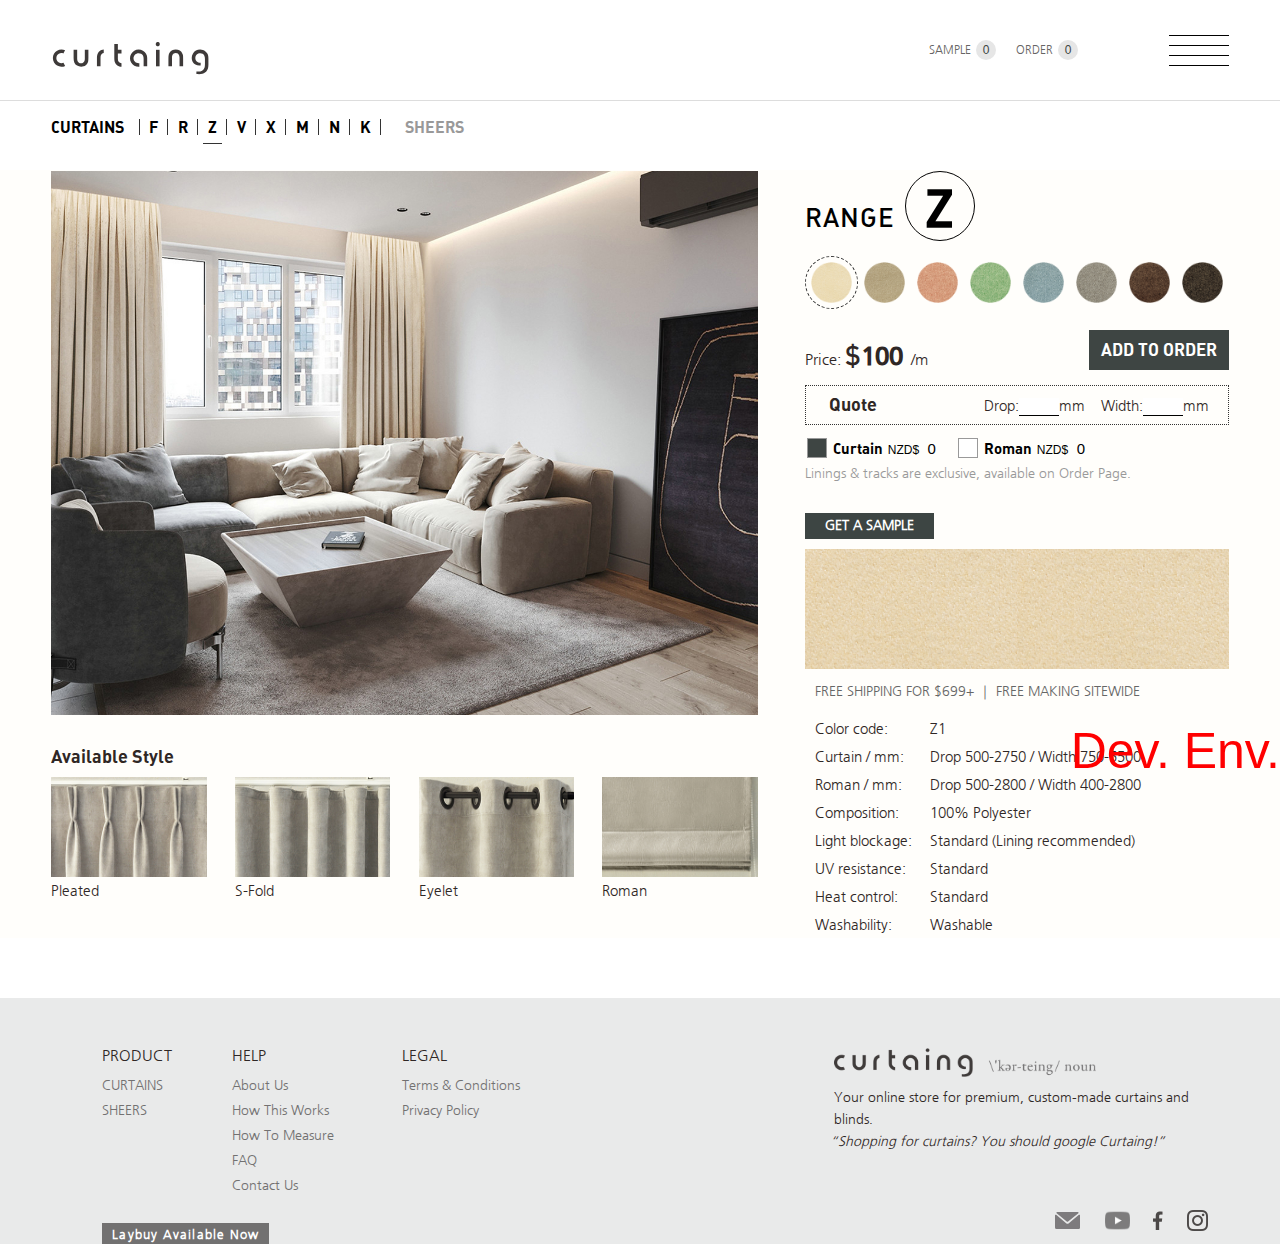
<file: product.html>
<!DOCTYPE html>
<html lang="en">
  <head>
    <meta charset="UTF-8" />
    <meta http-equiv="X-UA-Compatible" content="IE=edge,chrome=1" />
    <meta name="viewport" content="width=device-width, initial-scale=1.0" />
    <link rel="stylesheet" href="/css/normalize.min.css" media="all" />
    <link rel="stylesheet" href="/css/jquery.parallux.min.css" media="all" />
    <link rel="stylesheet" href="/css/lb/sumoselect10.css" />
    <link rel="stylesheet" href="/css/slick.css" />
    <link rel="stylesheet" href="/css/styles10.css?20210824" />
    <link rel="stylesheet" href="/css/style.css?20211109" />
    <!--[if lt IE 9]>
      <script src="https://cdn.bootcss.com/html5shiv/3.7.3/html5shiv.min.js"></script>
      <script src="https://cdn.bootcss.com/respond.js/1.4.2/respond.min.js"></script>
    <![endif]-->
    <title>Curtaing | Product</title>
    <meta name="description" content="Transform your home with affordable curtains in range Z to match your style. Curtaing has a 100% self-serve platform to customize your curtains and blinds. Order now and get free shipping!"/>
    <link rel="canonical" href="https://dev.curtaing.co.nz/curtains/rangez" />
    <link rel="stylesheet" href="/css/products10.css?20210722" />
  </head>
  <style>
      @media screen and (max-width:760px) {
        .range-all {
            height: 65px;
        }
        .productsDetails.pde {
            padding-top: 100px;
        }
        .range-all.xq .range {
            /* top: 20px; */
            left: 2%;
        }
        .productsDetails .m .mp {
            width: auto;
        }
      }
  </style>

  <body>
    <header id="header" class="hpro header-fixed">
      <a class="logo" href="/">
        <svg x="0px" y="0px" viewBox="0 0 318 72">
          <g>
            <path
              class="st0"
              d="M20.8,18.9c-3.2,0-6,0.7-8.7,2.3c-2.6,1.5-4.7,3.6-6.2,6.2C4.4,30,3.7,32.9,3.7,36c0,3.1,0.8,5.9,2.3,8.6
					c1.5,2.7,3.5,4.7,6.1,6.3c2.6,1.5,5.3,2.3,8.4,2.3c2.8,0,5.3-0.6,7.6-1.7l-3.4-6.1c0,0-0.1,0-0.1,0c-1.1,0.5-2.4,0.8-3.8,0.8
					c-1.8,0-3.5-0.4-5.1-1.3c-1.6-0.9-2.8-2.1-3.7-3.7c-0.9-1.5-1.4-3.2-1.4-5.1c0-1.8,0.4-3.5,1.3-5.1c0.9-1.5,2.1-2.8,3.7-3.7
					c1.5-0.9,3.2-1.3,5-1.3c1.4,0,2.7,0.2,3.8,0.7c0,0,0.1,0,0.1,0.1l3.4-6.2C25.8,19.4,23.4,18.9,20.8,18.9z"
            />
            <path
              class="st0"
              d="M45.4,41.4c0.1,1,0.5,2.2,1.1,3.6c1.2,2.5,2.9,4.5,5.3,5.9c2.5,1.5,5.1,2.3,8,2.3c1.8,0,3.4-0.3,5-0.8
					c1.6-0.5,3-1.3,4.2-2.2c1.2-1,2.3-2.1,3.1-3.5c0.8-1.3,1.4-2.7,1.7-4.2c0.3-1.5,0.5-3.7,0.5-6.5V19.5h-7.1v17.8c0,2.1-0.5,9-7.6,9
					c-6.9,0-7.5-6.9-7.6-9V19.5h-7.1v16.4C45.1,39,45.2,40.5,45.4,41.4L45.4,41.4z"
            />
            <path
              class="st0"
              d="M104.8,18.9c-3.3,0.2-6.1,1.4-8.5,3.5c-1.1,1-2.1,2.1-2.8,3.4c-0.7,1.1-1.2,2.5-1.6,4.1
					c-0.4,1.6-0.6,3.5-0.6,5.5v17h7.1V36.2c0-2.7,0.2-4.5,0.7-5.7c1-2.6,3.1-4.3,5.7-4.6V18.9z"
            />
            <path
              class="st0"
              d="M127,44.3c0.4,1,1,2.1,1.8,3.2c0.9,1.2,2,2.2,3.1,3c1.2,0.9,2.6,1.5,4,2c1.3,0.4,2.7,0.7,4.2,0.7v-7
					c-2.2-0.2-4-0.9-5.2-2.3c-1.3-1.5-2-3.6-2-6.3v-11h7.2v-7.1h-7.2V8.1h-7.1v26.7c0,2.4,0.1,4.4,0.3,6.1
					C126.3,42.2,126.6,43.4,127,44.3z"
            />
            <path
              class="st0"
              d="M182.8,30.9c0.9,1.6,1.3,3.8,1.3,6.9v14.6h7.1V35.8c0-3.1-0.7-5.8-2.3-8.5c-1.6-2.6-3.6-4.6-6.2-6.1
					c-2.6-1.5-5.5-2.2-8.7-2.2c-3.1,0-5.9,0.7-8.5,2.3c-2.6,1.6-4.7,3.6-6.2,6.3c-1.6,2.7-2.3,5.5-2.3,8.7c0,3.2,0.7,6,2.3,8.6
					c1.5,2.6,3.6,4.6,6.3,6.2c2.7,1.5,5.6,2.3,8.8,2.3c0.4,0,0.8,0,1.2-0.1v-7.1c-0.4,0.1-0.9,0.1-1.3,0.1c-2.9,0-5.3-1-7.3-2.9
					c-2-1.8-3-4.3-3-7.1c0-2.8,1-5.2,2.9-7.2c2-2,4.4-3,7.2-3c1.8,0,3.4,0.4,5,1.3C180.7,28,181.9,29.3,182.8,30.9z"
            />
            <g>
              <rect x="208.7" y="19.5" class="st0" width="7.1" height="32.8" />
              <path
                class="st0"
                d="M214.3,4.7c-0.6-0.4-1.3-0.6-2.1-0.6c-0.7,0-1.3,0.2-1.9,0.5c-0.7,0.4-1.1,0.9-1.5,1.6
						c-0.4,0.7-0.6,1.4-0.6,2.2c0,0.6,0.2,1.2,0.5,1.8c0.4,0.6,0.9,1.1,1.5,1.5c1.3,0.7,2.7,0.7,4,0c0.6-0.3,1.1-0.8,1.5-1.5
						c0.3-0.6,0.5-1.2,0.5-1.9c0-0.7-0.2-1.4-0.5-2.1C215.4,5.5,214.9,5.1,214.3,4.7z"
              />
            </g>
            <path
              class="st0"
              d="M255.5,34.7v17.6h7.1V36.1c0-2.5-0.1-4.3-0.3-5.6c-0.2-1.1-0.5-2.3-1.1-3.3l0-0.1c-1.1-2.5-2.8-4.5-5.2-6
					c-2.4-1.5-5-2.2-8.1-2.2c-2.6,0-4.9,0.6-7.1,1.7c-2.1,1.1-3.8,2.7-5.2,4.8c-0.8,1.4-1.4,2.8-1.7,4.3c-0.3,1.6-0.5,3.7-0.5,6.4v16.3
					h7.1V34.7c0-2.1,0.5-9,7.6-9C254.8,25.8,255.5,32.6,255.5,34.7z"
            />
            <path
              class="st0"
              d="M294,67.9c2.6,0,5-0.3,7-0.8c2-0.5,3.7-1.3,5.1-2.4c1.6-1.1,2.9-2.5,3.9-4.1c1.1-1.6,1.8-3.2,2.2-4.9
					c0.4-1.8,0.7-4.2,0.7-7.2V37.2c0-2.6-0.2-4.6-0.5-6.1c-0.3-1.4-0.9-2.7-1.7-4.1c-1-1.6-2.2-3.1-3.7-4.3c-1.6-1.3-3.3-2.2-5-2.9
					c-1.8-0.6-3.7-1-5.6-1c-3,0-5.7,0.7-8.3,2.3c-2.6,1.5-4.6,3.5-6.1,6.1c-1.5,2.6-2.3,5.3-2.3,8.4c0,2.9,0.6,5.5,2,7.9
					c1.3,2.3,3,4,5.3,5.4c2.3,1.3,4.8,2,7.7,2c0.9,0,1.8-0.1,2.8-0.2v-5.4c-3.1,0.2-5.7-0.8-7.7-2.7c-1.9-1.8-2.9-4.2-2.9-6.9
					c0-2.6,1-4.9,2.8-6.8c1.8-1.8,4.2-2.8,6.9-2.8c1.7,0,3.4,0.4,4.8,1.3c1.5,0.9,2.6,2.1,3.4,3.7c0.8,1.6,1.2,3.8,1.2,6.8v9.9
					c0,3.3-0.3,5.8-0.9,7.5c-0.9,2.5-2.6,4.4-4.8,5.7c-2.1,1.2-4.7,1.8-7.7,1.8c-1.4,0-2.6-0.1-3.6-0.3v5.1c0.6,0.1,1.2,0.2,1.7,0.2
					C291.7,67.8,292.9,67.9,294,67.9z"
            />
          </g>
        </svg>
      </a>
      <div class="num-box d-flex">
          <div class="num_inner num_inner-sample">
              <span>SAMPLE</span>
              <div class="num num_sample">
                  <span class="num_content-sample">0</span>
                  <div class="notify notify-sample">
                      <div class="notify-box d-flex">
                          <img class="icon-check" src="./images/new/add-check.svg" alt="">
                          <span>Added to Sample Cart Successfully.</span>
                          <!-- <img class="icon-cross" src="./images/new/add-cross.svg" alt=""> -->
                      </div>
                  </div>
              </div>
          </div>
          <div class="num_inner">
            <span>ORDER</span>
            <div class="num num_order">
                <span class="num_content-order">0</span>
                <div class="notify notify-order">
                    <div class="notify-box d-flex">
                        <img class="icon-check" src="./images/new/add-check.svg" alt="">
                        <span>Added to Order Cart Successfully.</span>
                        <!-- <img class="icon-cross" src="./images/new/add-cross.svg" alt=""> -->
                    </div>
                </div>
            </div>
        </div>
      </div>
      <div class="togglebar">
        <div class="t-box">
          <span></span>
          <span></span>
          <span></span>
          <span></span>
        </div>
      </div>
      <div class="menu costomdz">
        <div class="m-img lg">
          <picture>
            <source srcset="/images/menu.webp" type="image/webp" />
            <img src="/images/menu.jpg" />
          </picture>
        </div>
        <div class="m-img xs">
          <picture>
            <source srcset="/images/menu-xs.webp" type="image/webp" />
            <img src="/images/menu-xs.jpg" />
          </picture>
        </div>
        <!-- 返回 -->
        <!--
		<div class="back menu_back" onclick="memberBackMenu();" style="display:none;">
			<img src="/images/jt-f.png">
			<span>BACK TO MENU</span>
		</div>
		-->

        <div class="list-box">
          <!--<div class="back menu_back" onclick="memberBackMenu();" style="display:none;">
				<img src="/images/jt-f.png">
				<span>BACK TO MENU</span>
			</div>-->

          <div class="list link">
            <h5>
              <a
                href="javascript:;"
                onclick="javascript:memberAccount(''); return false;"
                >ACCOUNT &nbsp;
              </a>
              /
              <a href="/cart"> &nbsp; ORDER</a>

              <a href="https://dev.curtaing.co.nz/" class="lang active">
                &nbsp; NZ &nbsp; </a
              ><a href="https://dev.curtaing.com.au/" class="lang">
                &nbsp; AU &nbsp;
              </a>
            </h5>
          </div>
          <!-- 导航 -->
          <div class="daohang">
            <div class="list link">
              <h4><a href="/curtains">CURTAINS</a></h4>
              <h4><a href="/sheers">SHEERS</a></h4>
            </div>
            <div class="list link">
              <h4><a href="/help">HELP</a></h4>
              <h5>
                <a href="/help#AboutUs" onclick="$('.togglebar').click();"
                  >About Us</a
                >
              </h5>
              <h5>
                <a href="/help#HowThisWorks" onclick="$('.togglebar').click();"
                  >HOW THIS WORKS</a
                >
              </h5>
              <h5>
                <a href="/help#HowToMeasure" onclick="$('.togglebar').click();"
                  >How To Measure</a
                >
              </h5>
              <h5>
                <a href="/help#FAQ" onclick="$('.togglebar').click();">FAQ</a>
              </h5>
              <h5>
                <a href="/help#ContactUs" onclick="$('.togglebar').click();"
                  >CONTACT US</a
                >
              </h5>
            </div>
            <div class="list link">
              <h5>
                <a
                  href="javascript:;"
                  class="menu-findorder"
                  onclick="javascript:findOrder(); return false;"
                  >FIND MY ORDER</a
                >
              </h5>
            </div>
            <div class="list">
              <p class="menu-contact">
                <a href="mailto:contact@curtaing.co.nz"
                  >contact@curtaing.co.nz</a
                ><br />
                <span>Efficient Reply (Mon-Sun)</span>
              </p>
            </div>
          </div>
          <!-- 导航 end -->
          <!-- log in -->
          <div class="login m-common">
            <h3>MEMBER</h3>
            <form id="loginForm">
              <div class="input">
                <input
                  type="email"
                  name="login_email"
                  id="login_email"
                  placeholder="EMAIL ADDRESS"
                  maxlength="150"
                />
              </div>
              <div class="input">
                <input
                  type="password"
                  name="login_password"
                  id="login_password"
                  placeholder="PASSWORD"
                  maxlength="20"
                />
              </div>
              <p class="pright">
                <a
                  href="javascript:;"
                  onclick="javascript:memberForgot(); return false;"
                  style="color: #737373"
                  >Forgotten Password?</a
                >
              </p>

              <div class="submit">
                <input
                  type="hidden"
                  name="login_action"
                  id="login_action"
                  value=""
                />
                <input type="submit" value="LOG IN" />
              </div>
              <p>
                By logging in, you agree to Curtaing’s Privacy Policy and Terms
                of Use.
              </p>
            </form>
            <div class="mc-bottom">
              <p>
                Not a Member?
                <a
                  href="javascript:;"
                  onclick="javascript:memberJoin(); return false;"
                  ><strong style="color: #000">JOIN NOW</strong></a
                >
              </p>
            </div>

            <h3
              class="guestCheckoutArea"
              style="padding-top: 8%; display: none"
            >
              GUEST
            </h3>
            <form
              class="guestCheckoutArea"
              id="loginForm"
              style="display: none"
            >
              <div class="submitguest">
                <input
                  type="button"
                  onclick="javascript:memberAccount('guest');"
                  value="CHECKOUT"
                />
              </div>
            </form>
          </div>
          <!-- log in end -->

          <!-- findorder -->
          <div class="findorder m-common">
            <h3>MEMBER</h3>
            <form id="loginForm2">
              <div class="input">
                <input
                  type="email"
                  name="login_email2"
                  id="login_email2"
                  placeholder="EMAIL ADDRESS"
                  maxlength="150"
                />
              </div>
              <div class="input">
                <input
                  type="password"
                  name="login_password2"
                  id="login_password2"
                  placeholder="PASSWORD"
                  maxlength="20"
                />
              </div>
              <p class="pright">
                <a
                  href="javascript:;"
                  onclick="javascript:memberForgot(); return false;"
                  style="color: #737373"
                  >Forgotten Password?</a
                >
              </p>

              <div class="submitguest">
                <input type="submit" value="LOG IN" />
              </div>
            </form>

            <h3
              style="
                margin-top: 10px;
                padding-top: 8%;
                border-top: 1px dashed #3e3a39;
              "
            >
              GUEST
            </h3>
            <form
              id="findorderForm"
              action="/guest"
              method="post"
              onsubmit="return chkFindOrder();"
            >
              <div class="input">
                <input
                  type="email"
                  name="guest_email"
                  id="guest_email"
                  placeholder="EMAIL ADDRESS"
                  maxlength="150"
                />
              </div>
              <div class="input">
                <input
                  type="text"
                  name="guest_cell"
                  id="guest_cell"
                  placeholder="PHONE NUMBER"
                  maxlength="50"
                />
              </div>
              <div class="submitguest" style="margin-top: 10px">
                <input type="submit" value="CONFIRM" />
              </div>
            </form>
          </div>
          <!-- findorder end -->

          <!-- register -->
          <div class="register m-common">
            <h3>REGISTER</h3>
            <p>
              Create your Curtaing Member profile and get first access to the
              very best od Curtaing products, inspiration and community.
            </p>
            <form id="registerForm">
              <div class="input col2">
                <input
                  type="text"
                  name="register_firstname"
                  id="register_firstname"
                  placeholder="FIRST NAME"
                  maxlength="50"
                />
              </div>
              <div class="input col2">
                <input
                  type="text"
                  name="register_lastname"
                  id="register_lastname"
                  placeholder="LAST NAME"
                  maxlength="50"
                />
              </div>
              <div class="input">
                <input
                  type="email"
                  name="register_email"
                  id="register_email"
                  placeholder="EMAIL ADDRESS"
                  maxlength="150"
                />
              </div>
              <div class="input">
                <input
                  type="password"
                  name="register_password"
                  id="register_password"
                  placeholder="PASSWORD"
                  maxlength="20"
                />
              </div>
              <div class="input">
                <input
                  type="password"
                  name="register_repassword"
                  id="register_repassword"
                  placeholder="CONFIRM PASSWORD"
                  maxlength="20"
                />
              </div>
              <p>
                Sign up for emails to get updates from Curtaing on products,
                offers and your Member benefits.
              </p>
              <div class="submit">
                <input type="submit" value="JOIN US" />
              </div>
              <p>
                By logging in, you agree to Curtaing’s Privacy Policy and Terms
                of Use.
              </p>
            </form>
            <div class="mc-bottom">
              <p>
                Already a Member?
                <a
                  href="javascript:;"
                  onclick="javascript:memberLogin(); return false;"
                  ><strong style="color: #000">LOG IN</strong></a
                >
              </p>
            </div>
          </div>
          <!-- register end -->

          <!-- reset -->
          <div class="reset m-common">
            <h3>RESET PASSWORD</h3>
            <p>
              Enter your email to receive instructions on how to reset your
              password.
            </p>
            <form id="forgotForm">
              <div class="input">
                <input
                  type="email"
                  name="forgot_email"
                  id="forgot_email"
                  placeholder="EMAIL ADDRESS"
                  maxlength="150"
                />
              </div>
              <div class="submit">
                <input type="submit" value="RESET" />
              </div>
              <p>
                By logging in, you agree to Curtaing’s Privacy Policy and Terms
                of Use.
              </p>
            </form>
            <div class="mc-bottom">
              <p>
                return to
                <a
                  href="javascript:;"
                  onclick="javascript:memberLogin(); return false;"
                  ><strong style="color: #000">LOG IN</strong></a
                >
              </p>
            </div>
          </div>
          <!-- reset end -->
        </div>
        <!-- list-box end -->
      </div>
      <!-- menu end -->
    </header>
    <!-- my sample -->
    <div class="mysample">
        <img class="mysample-cross" src="./images/new/add-cross.svg" alt="">
        <div class="mysample-title">
            <h2>MY SAMPLE</h2>
            <p>Get 10 free samples in 3 business days and additional samples will cost $1 each.</p>
        </div>
        <div class="mysample-content">
            <div class="d-flex inner">
                <!-- 有sample -->
                <div class="pic-box">
                    <div class="pic">
                        <img class="sample-pic" src="./manage/userfiles/20210102104903.jpg" alt="">
                        <img class="sample-delete" src="./images/close.png" alt="">
                    </div>
                </div>
                <div class="pic-box">
                    <div class="pic">
                        <img class="sample-pic" src="./manage/userfiles/20210102104913.jpg" alt="">
                        <img class="sample-delete" src="./images/close.png" alt="">
                    </div>
                </div>
                <div class="pic-box">
                    <div class="pic">
                        <img class="sample-pic" src="./manage/userfiles/20210415045535.jpg" alt="">
                        <img class="sample-delete" src="./images/close.png" alt="">
                    </div>
                </div>
                <div class="pic-box">
                    <div class="pic">
                        <img class="sample-pic" src="./manage/userfiles/20210415045843.jpg" alt="">
                        <img class="sample-delete" src="./images/close.png" alt="">
                    </div>
                </div>
                <div class="pic-box">
                    <div class="pic">
                        <img class="sample-pic" src="./manage/userfiles/20210415050017.jpg" alt="">
                        <img class="sample-delete" src="./images/close.png" alt="">
                    </div>
                </div>
                <div class="pic-box">
                    <div class="pic">
                        <img class="sample-pic" src="./manage/userfiles/20210415050052.jpg" alt="">
                        <img class="sample-delete" src="./images/close.png" alt="">
                    </div>
                </div>
                <div class="pic-box">
                    <div class="pic">
                        <img class="sample-pic" src="./manage/userfiles/20210102104903.jpg" alt="">
                        <img class="sample-delete" src="./images/close.png" alt="">
                    </div>
                </div>
                <div class="pic-box">
                    <div class="pic">
                        <img class="sample-pic" src="./manage/userfiles/20210102104913.jpg" alt="">
                        <img class="sample-delete" src="./images/close.png" alt="">
                    </div>
                </div>
                <div class="pic-box">
                    <div class="pic">
                        <img class="sample-pic" src="./manage/userfiles/20210415045535.jpg" alt="">
                        <img class="sample-delete" src="./images/close.png" alt="">
                    </div>
                </div>
                <div class="pic-box">
                    <div class="pic">
                        <img class="sample-pic" src="./manage/userfiles/20210415045843.jpg" alt="">
                        <img class="sample-delete" src="./images/close.png" alt="">
                    </div>
                </div>
                <div class="pic-box">
                    <div class="pic">
                        <img class="sample-pic" src="./manage/userfiles/20210415050017.jpg" alt="">
                        <img class="sample-delete" src="./images/close.png" alt="">
                    </div>
                </div>
                <div class="pic-box">
                    <div class="pic">
                        <img class="sample-pic" src="./manage/userfiles/20210415050052.jpg" alt="">
                        <img class="sample-delete" src="./images/close.png" alt="">
                    </div>
                </div>
                <!-- 沒有sample -->
                <!-- <p class="text-empty">The sample cart is currently empty.</p> -->
            </div>
        </div>
        <div class="checkout">
            <p>SUBTOTAL：NZD$<span>0.00</span></p>
            <p>DELIVERY：NZD$<span>0.00</span></p>
            <p>TOTAL：NZD$<span>0.00</span></p>
            <button>CHECK OUT</button>
        </div>
    </div>


    <div class="range-all xq--">
      <!-- <ul class="range">
        <a href="/curtains">CURTAINS</a
        ><a href="/sheers">SHEERS</a>
      </ul> -->
      <h5 class="active">CURTAINS</h5>
      <ul class="range">
        <li class="" onclick="window.location.href='/curtains/rangef'" style="cursor:pointer;">F</li>
        <li class="" onclick="window.location.href='/curtains/ranger'" style="cursor:pointer;">R</li>
        <li class="active" onclick="window.location.href='/curtains/rangez'" style="cursor:pointer;">Z</li>
        <li class="" onclick="window.location.href='/curtains/rangev'" style="cursor:pointer;">V</li>
        <li class="" onclick="window.location.href='/curtains/rangex'" style="cursor:pointer;">X</li>
        <li class="" onclick="window.location.href='/curtains/rangem'" style="cursor:pointer;">M</li>
        <li class="" onclick="window.location.href='/curtains/rangen'" style="cursor:pointer;">N</li>
        <li class="" onclick="window.location.href='/curtains/rangek'" style="cursor:pointer;">K</li>
      </ul>
      <h5><a href="/sheers">SHEERS</a></h5>
    </div>
    <div class="productsDetails pde">
      <div class="pd-box">
        <div class="left pdBigImg">
          <div class="active">
            <img src="/manage/userfiles/20210415045633.jpg" loading="lazy" />
          </div>
          <div class="">
            <img src="/manage/userfiles/20210415045909.jpg" loading="lazy" />
          </div>
          <div class="">
            <img src="/manage/userfiles/20210415045959.jpg" loading="lazy" />
          </div>
          <div class="">
            <img src="/manage/userfiles/20210415050104.jpg" loading="lazy" />
          </div>
          <div class="">
            <img src="/manage/userfiles/20210415050250.jpg" loading="lazy" />
          </div>
          <div class="">
            <img src="/manage/userfiles/20210415050453.jpg" loading="lazy" />
          </div>
          <div class="">
            <img src="/manage/userfiles/20210415051004.jpg" loading="lazy" />
          </div>
          <div class="">
            <img src="/manage/userfiles/20210415051237.jpg" loading="lazy" />
          </div>
          <span class="lg productStyle" style="">
            <h4>Available Style</h4>
            <div class="productStyle">
              <div class="s-item">
                <img src="/images/products/1_PLEAT-T.jpg" loading="lazy" />
                <span>Pleated</span>
              </div>
              <div class="s-space">&nbsp;</div>
              <div class="s-item">
                <img src="/images/products/2_S-FOLD-T.jpg" loading="lazy" />
                <span>S-Fold</span>
              </div>
              <div class="s-space">&nbsp;</div>
              <div class="s-item">
                <img src="/images/products/3_EYELETS.jpg" loading="lazy" />
                <span>Eyelet</span>
              </div>
              <div class="s-space">&nbsp;</div>
              <div class="s-item">
                <img src="/images/products/4_ROMAN.jpg" loading="lazy" />
                <span>Roman</span>
              </div>
            </div>
          </span>
        </div>
        <script>
          var current_productid = 6;
        </script>
        <div class="right" style="height: auto">
          <div class="t">RANGE<span id="ran_id">Z</span></div>
          <ul class="s-img s-imgEight">
            <li class="active" data-id="6" data-price="100" data-unit="" data-saleable="1">
              <img src="/manage/userfiles/20210415045524.png" loading="lazy" />
            </li>
            <li class="" data-id="7" data-price="100" data-unit="" data-saleable="1">
              <img src="/manage/userfiles/20210415045730.png" loading="lazy" />
            </li>
            <li class="" data-id="8" data-price="100" data-unit="" data-saleable="1">
              <img src="/manage/userfiles/20210415050027.png" loading="lazy" />
            </li>
            <li class="" data-id="9" data-price="100" data-unit="" data-saleable="1">
              <img src="/manage/userfiles/20210415050044.png" loading="lazy" />
            </li>
            <li class="" data-id="10" data-price="100" data-unit="" data-saleable="1">
              <img src="/manage/userfiles/20210415050221.png" loading="lazy" />
            </li>
            <li class="" data-id="72" data-price="100" data-unit="" data-saleable="1">
              <img src="/manage/userfiles/20210415050406.png" loading="lazy" />
            </li>
            <li class="" data-id="73" data-price="100" data-unit="" data-saleable="1">
              <img src="/manage/userfiles/20210415050939.png" loading="lazy" />
            </li>
            <li class="" data-id="74" data-price="100" data-unit="" data-saleable="1">
              <img src="/manage/userfiles/20210415051150.png" loading="lazy" />
            </li>
          </ul>
          <div class="m">
            <div class="mp">
              <p>Price: <strong class="productprice">100</strong><span class="productunit">/m</span></p>
            </div>
            <div class="btn-add-order" style="">
              <a>ADD TO ORDER</a>
            </div>
          </div>
          <!-- <hr> -->
          <div class="calcArea">
            <div class="dott">
              <span class="title">Quote</span>
              <span class="drop">Drop:<input type="text" id="drop" onBlur="calcPrice();" maxlength="4"/>mm&nbsp; &nbsp; Width:<input type="text" id="width" onBlur="calcPrice();" maxlength="4"/>mm</span>
            </div>
            <div class="calculator">
              <div>
                <input type="radio" name="rbotype" value="curtain" checked onchange="calcPrice();" data-drop-min="500" data-drop-max="2750" data-width-min="750" data-width-max="5500"/>
                <span class="type">Curtain</span>
                <span class="currency">NZD$</span>
                <span class="price price_1">0</span>
              </div>
              <div>
                <input type="radio" name="rbotype" value="roman" onchange="calcPrice();" data-drop-min="500" data-drop-max="2800" data-width-min="400" data-width-max="2800"/>
                <span class="type">Roman</span>
                <span class="currency">NZD$</span>
                <span class="price price_2">0</span>
              </div>
            </div>
          </div>
          <div class="get-sample">
              <p>Linings & tracks are exclusive, available on Order Page.</p>
              <button class="btn-getsample">GET A SAMPLE</button>
          </div>
          <style>
            .productsDetails .desc div.descTitle {
              width: 115px;
              float: left;
            }

            .productsDetails .desc div.description {
              float: left;
              width: calc(100% - 115px);
            }

            .productsDetails .desc div.descAddon {
              width: 100%;
              border-top: 1px solid #666666;
              margin-top: 18px;
            }

            .productsDetails .desc div.descAddon p {
              font-size: 14px;
              color: #666666;
            }

            .productStyle .descAddon {
              margin-top: 18px;
            }

            .productStyle .descAddon p {
              font-size: 14px;
              color: #666666;
            }
          </style>
          <div class="content-all" id="cAll" style="float: left">
            <div class="content">
              <div class="cacimg sucimg">
                <img src="/manage/userfiles/20210415045535.jpg" loading="lazy"/>
              </div>
              <div style="padding-left: 10px;color: #666;font-size: 14px;font-family: 'Frutiger LT 45 Light';margin-top: 15px;">
                FREE SHIPPING FOR $699+ ｜ FREE MAKING SITEWIDE
              </div>
              <div class="desc">
                <!--
								<p>Color code:<span class="cc_span cco">Z1</span></p>																								<p>Curtain / mm: <span>Drop 500-2750 / Width 750-5500</span></p>								<p>Roman / mm: <span>Drop 500-2800 / Width 400-2800</span></p>								<p>Composition: <span>100% Polyester</span></p>								<p>Light blockage: <span>Standard (Lining recommended)</span></p>								<p>UV resistance: <span>Standard</span></p>								<p>Heat control: <span>Standard</span></p>																<p>Washability: <span>Washable</span></p>								-->
                <div class="descTitle"><p>Color code:</p></div>
                <div class="description"><p>Z1</p></div>
                <div style="clear: both"></div>
                <div class="descTitle"><p>Curtain / mm:</p></div>
                <div class="description"><p>Drop 500-2750 / Width 750-5500</p></div>
                <div style="clear: both"></div>
                <div class="descTitle"><p>Roman / mm:</p></div>
                <div class="description"><p>Drop 500-2800 / Width 400-2800</p></div>
                <div style="clear: both"></div>
                <div class="descTitle"><p>Composition:</p></div>
                <div class="description"><p>100% Polyester</p></div>
                <div style="clear: both"></div>
                <div class="descTitle"><p>Light blockage:</p></div>
                <div class="description"><p>Standard (Lining recommended)</p></div>
                <div style="clear: both"></div>
                <div class="descTitle"><p>UV resistance:</p></div>
                <div class="description"><p>Standard</p></div>
                <div style="clear: both"></div>
                <div class="descTitle"><p>Heat control:</p></div>
                <div class="description"><p>Standard</p></div>
                <div style="clear: both"></div>
                <div class="descTitle"><p>Washability:</p></div>
                <div class="description"><p>Washable</p></div>
                <div style="clear: both"></div>
                <!-- <div class="descAddon lg"><p>Linings, tracks & roman blinds are available on the Order Page.</p></div> -->
              </div>
            </div>
            <div class="content">
              <div class="cacimg">
                <img src="/manage/userfiles/20210415045843.jpg" loading="lazy"/>
              </div>
              <div style="padding-left: 10px;color: #666;font-size: 14px;font-family: 'Frutiger LT 45 Light';margin-top: 15px;">
                FREE SHIPPING FOR $699+ ｜ FREE MAKING SITEWIDE
              </div>
              <div class="desc">
                <!--
								<p>Color code:<span class="cc_span cco">Z2</span></p>																<p>Blade width: <span>280CM</span></p>																								<p>Composition: <span>100% Polyester</span></p>								<p>Light blockage: <span>Standard (Lining recommended)</span></p>								<p>UV resistance: <span>Standard</span></p>								<p>Heat control: <span>Standard</span></p>								<p>Water resistance: <span>Mild</span></p>																-->
                <div class="descTitle"><p>Color code:</p></div>
                <div class="description"><p>Z2</p></div>
                <div style="clear: both"></div>
                <div class="descTitle"><p>Blade width:</p></div>
                <div class="description"><p>280CM</p></div>
                <div style="clear: both"></div>
                <div class="descTitle"><p>Composition:</p></div>
                <div class="description"><p>100% Polyester</p></div>
                <div style="clear: both"></div>
                <div class="descTitle"><p>Light blockage:</p></div>
                <div class="description">
                  <p>Standard (Lining recommended)</p>
                </div>
                <div style="clear: both"></div>
                <div class="descTitle"><p>UV resistance:</p></div>
                <div class="description"><p>Standard</p></div>
                <div style="clear: both"></div>
                <div class="descTitle"><p>Heat control:</p></div>
                <div class="description"><p>Standard</p></div>
                <div style="clear: both"></div>
                <div class="descTitle"><p>Water resistance:</p></div>
                <div class="description"><p>Mild</p></div>
                <div style="clear: both"></div>
                <!-- <div class="descAddon lg">
                  <p>
                    Linings, tracks & roman blinds are available on the Order
                    Page.
                  </p>
                </div> -->
              </div>
            </div>
            <div class="content">
              <div class="cacimg">
                <img src="/manage/userfiles/20210415050017.jpg" loading="lazy"/>
              </div>
              <div style="padding-left: 10px;color: #666;font-size: 14px;font-family: 'Frutiger LT 45 Light';margin-top: 15px;">
                FREE SHIPPING FOR $699+ ｜ FREE MAKING SITEWIDE
              </div>
              <div class="desc">
                <!--
								<p>Color code:<span class="cc_span cco">Z3</span></p>																<p>Blade width: <span>280CM</span></p>																								<p>Composition: <span>100% Polyester</span></p>								<p>Light blockage: <span>Standard (Lining recommended)</span></p>								<p>UV resistance: <span>Standard</span></p>								<p>Heat control: <span>Standard</span></p>								<p>Water resistance: <span>Mild</span></p>																-->
                <div class="descTitle"><p>Color code:</p></div>
                <div class="description"><p>Z3</p></div>
                <div style="clear: both"></div>
                <div class="descTitle"><p>Blade width:</p></div>
                <div class="description"><p>280CM</p></div>
                <div style="clear: both"></div>
                <div class="descTitle"><p>Composition:</p></div>
                <div class="description"><p>100% Polyester</p></div>
                <div style="clear: both"></div>
                <div class="descTitle"><p>Light blockage:</p></div>
                <div class="description">
                  <p>Standard (Lining recommended)</p>
                </div>
                <div style="clear: both"></div>
                <div class="descTitle"><p>UV resistance:</p></div>
                <div class="description"><p>Standard</p></div>
                <div style="clear: both"></div>
                <div class="descTitle"><p>Heat control:</p></div>
                <div class="description"><p>Standard</p></div>
                <div style="clear: both"></div>
                <div class="descTitle"><p>Water resistance:</p></div>
                <div class="description"><p>Mild</p></div>
                <div style="clear: both"></div>
                <!-- <div class="descAddon lg">
                  <p>
                    Linings, tracks & roman blinds are available on the Order
                    Page.
                  </p>
                </div> -->
              </div>
            </div>
            <div class="content">
              <div class="cacimg">
                <img src="/manage/userfiles/20210415050052.jpg" loading="lazy"/>
              </div>
              <div style="padding-left: 10px;color: #666;font-size: 14px;font-family: 'Frutiger LT 45 Light';margin-top: 15px;">
                FREE SHIPPING FOR $699+ ｜ FREE MAKING SITEWIDE
              </div>
              <div class="desc">
                <!--
								<p>Color code:<span class="cc_span cco">Z4</span></p>																<p>Blade width: <span>280CM</span></p>																								<p>Composition: <span>100% Polyester</span></p>								<p>Light blockage: <span>Standard (Lining recommended)</span></p>								<p>UV resistance: <span>Standard</span></p>								<p>Heat control: <span>Standard</span></p>								<p>Water resistance: <span>Mild</span></p>																-->
                <div class="descTitle"><p>Color code:</p></div>
                <div class="description"><p>Z4</p></div>
                <div style="clear: both"></div>
                <div class="descTitle"><p>Blade width:</p></div>
                <div class="description"><p>280CM</p></div>
                <div style="clear: both"></div>
                <div class="descTitle"><p>Composition:</p></div>
                <div class="description"><p>100% Polyester</p></div>
                <div style="clear: both"></div>
                <div class="descTitle"><p>Light blockage:</p></div>
                <div class="description">
                  <p>Standard (Lining recommended)</p>
                </div>
                <div style="clear: both"></div>
                <div class="descTitle"><p>UV resistance:</p></div>
                <div class="description"><p>Standard</p></div>
                <div style="clear: both"></div>
                <div class="descTitle"><p>Heat control:</p></div>
                <div class="description"><p>Standard</p></div>
                <div style="clear: both"></div>
                <div class="descTitle"><p>Water resistance:</p></div>
                <div class="description"><p>Mild</p></div>
                <div style="clear: both"></div>
                <div class="descAddon lg">
                  <p>
                    Linings, tracks & roman blinds are available on the Order
                    Page.
                  </p>
                </div>
              </div>
            </div>
            <div class="content">
              <div class="cacimg">
                <img src="/manage/userfiles/20210415050239.jpg" loading="lazy"/>
              </div>
              <div style="padding-left: 10px;color: #666;font-size: 14px;font-family: 'Frutiger LT 45 Light';margin-top: 15px;">
                FREE SHIPPING FOR $699+ ｜ FREE MAKING SITEWIDE
              </div>
              <div class="desc">
                <!--
								<p>Color code:<span class="cc_span cco">Z5</span></p>																<p>Blade width: <span>280CM</span></p>																								<p>Composition: <span>100% Polyester</span></p>								<p>Light blockage: <span>Standard (Lining recommended)</span></p>								<p>UV resistance: <span>Standard</span></p>								<p>Heat control: <span>Standard</span></p>								<p>Water resistance: <span>Mild</span></p>																-->
                <div class="descTitle"><p>Color code:</p></div>
                <div class="description"><p>Z5</p></div>
                <div style="clear: both"></div>
                <div class="descTitle"><p>Blade width:</p></div>
                <div class="description"><p>280CM</p></div>
                <div style="clear: both"></div>
                <div class="descTitle"><p>Composition:</p></div>
                <div class="description"><p>100% Polyester</p></div>
                <div style="clear: both"></div>
                <div class="descTitle"><p>Light blockage:</p></div>
                <div class="description">
                  <p>Standard (Lining recommended)</p>
                </div>
                <div style="clear: both"></div>
                <div class="descTitle"><p>UV resistance:</p></div>
                <div class="description"><p>Standard</p></div>
                <div style="clear: both"></div>
                <div class="descTitle"><p>Heat control:</p></div>
                <div class="description"><p>Standard</p></div>
                <div style="clear: both"></div>
                <div class="descTitle"><p>Water resistance:</p></div>
                <div class="description"><p>Mild</p></div>
                <div style="clear: both"></div>
                <div class="descAddon lg">
                  <p>
                    Linings, tracks & roman blinds are available on the Order
                    Page.
                  </p>
                </div>
              </div>
            </div>
            <div class="content">
              <div class="cacimg">
                <img src="/manage/userfiles/20210415050440.jpg" loading="lazy"/>
              </div>
              <div style="padding-left: 10px;color: #666;font-size: 14px;font-family: 'Frutiger LT 45 Light';margin-top: 15px;">
                FREE SHIPPING FOR $699+ ｜ FREE MAKING SITEWIDE
              </div>
              <div class="desc">
                <!--
								<p>Color code:<span class="cc_span cco">Z6</span></p>																<p>Blade width: <span>280CM</span></p>																								<p>Composition: <span>100% Polyester</span></p>								<p>Light blockage: <span>Standard (Lining recommended)</span></p>								<p>UV resistance: <span>Standard</span></p>								<p>Heat control: <span>Standard</span></p>								<p>Water resistance: <span>Mild</span></p>																-->
                <div class="descTitle"><p>Color code:</p></div>
                <div class="description"><p>Z6</p></div>
                <div style="clear: both"></div>
                <div class="descTitle"><p>Blade width:</p></div>
                <div class="description"><p>280CM</p></div>
                <div style="clear: both"></div>
                <div class="descTitle"><p>Composition:</p></div>
                <div class="description"><p>100% Polyester</p></div>
                <div style="clear: both"></div>
                <div class="descTitle"><p>Light blockage:</p></div>
                <div class="description">
                  <p>Standard (Lining recommended)</p>
                </div>
                <div style="clear: both"></div>
                <div class="descTitle"><p>UV resistance:</p></div>
                <div class="description"><p>Standard</p></div>
                <div style="clear: both"></div>
                <div class="descTitle"><p>Heat control:</p></div>
                <div class="description"><p>Standard</p></div>
                <div style="clear: both"></div>
                <div class="descTitle"><p>Water resistance:</p></div>
                <div class="description"><p>Mild</p></div>
                <div style="clear: both"></div>
                <div class="descAddon lg">
                  <p>
                    Linings, tracks & roman blinds are available on the Order
                    Page.
                  </p>
                </div>
              </div>
            </div>
            <div class="content">
              <div class="cacimg">
                <img src="/manage/userfiles/20210415050952.jpg" loading="lazy"/>
              </div>
              <div style="padding-left: 10px;color: #666;font-size: 14px;font-family: 'Frutiger LT 45 Light';margin-top: 15px;">
                FREE SHIPPING FOR $699+ ｜ FREE MAKING SITEWIDE
              </div>
              <div class="desc">
                <!--
								<p>Color code:<span class="cc_span cco">Z7</span></p>																<p>Blade width: <span>280CM</span></p>																								<p>Composition: <span>100% Polyester</span></p>								<p>Light blockage: <span>Standard (Lining recommended)</span></p>								<p>UV resistance: <span>Standard</span></p>								<p>Heat control: <span>Standard</span></p>								<p>Water resistance: <span>Mild</span></p>																-->
                <div class="descTitle"><p>Color code:</p></div>
                <div class="description"><p>Z7</p></div>
                <div style="clear: both"></div>
                <div class="descTitle"><p>Blade width:</p></div>
                <div class="description"><p>280CM</p></div>
                <div style="clear: both"></div>
                <div class="descTitle"><p>Composition:</p></div>
                <div class="description"><p>100% Polyester</p></div>
                <div style="clear: both"></div>
                <div class="descTitle"><p>Light blockage:</p></div>
                <div class="description">
                  <p>Standard (Lining recommended)</p>
                </div>
                <div style="clear: both"></div>
                <div class="descTitle"><p>UV resistance:</p></div>
                <div class="description"><p>Standard</p></div>
                <div style="clear: both"></div>
                <div class="descTitle"><p>Heat control:</p></div>
                <div class="description"><p>Standard</p></div>
                <div style="clear: both"></div>
                <div class="descTitle"><p>Water resistance:</p></div>
                <div class="description"><p>Mild</p></div>
                <div style="clear: both"></div>
                <div class="descAddon lg">
                  <p>
                    Linings, tracks & roman blinds are available on the Order
                    Page.
                  </p>
                </div>
              </div>
            </div>
            <div class="content">
              <div class="cacimg">
                <img src="/manage/userfiles/20210415051220.jpg" loading="lazy"/>
              </div>
              <div
                style="
                  padding-left: 10px;
                  color: #666;
                  font-size: 14px;
                  font-family: 'Frutiger LT 45 Light';
                  margin-top: 15px;
                "
              >
                FREE SHIPPING FOR $699+ ｜ FREE MAKING SITEWIDE
              </div>
              <div class="desc">
                <!--
								<p>Color code:<span class="cc_span cco">Z8</span></p>																<p>Blade width: <span>280CM</span></p>																								<p>Composition: <span>100% Polyester</span></p>								<p>Light blockage: <span>Standard (Lining recommended)</span></p>								<p>UV resistance: <span>Standard</span></p>								<p>Heat control: <span>Standard</span></p>								<p>Water resistance: <span>Mild</span></p>																-->
                <div class="descTitle"><p>Color code:</p></div>
                <div class="description"><p>Z8</p></div>
                <div style="clear: both"></div>
                <div class="descTitle"><p>Blade width:</p></div>
                <div class="description"><p>280CM</p></div>
                <div style="clear: both"></div>
                <div class="descTitle"><p>Composition:</p></div>
                <div class="description"><p>100% Polyester</p></div>
                <div style="clear: both"></div>
                <div class="descTitle"><p>Light blockage:</p></div>
                <div class="description">
                  <p>Standard (Lining recommended)</p>
                </div>
                <div style="clear: both"></div>
                <div class="descTitle"><p>UV resistance:</p></div>
                <div class="description"><p>Standard</p></div>
                <div style="clear: both"></div>
                <div class="descTitle"><p>Heat control:</p></div>
                <div class="description"><p>Standard</p></div>
                <div style="clear: both"></div>
                <div class="descTitle"><p>Water resistance:</p></div>
                <div class="description"><p>Mild</p></div>
                <div style="clear: both"></div>
                <!-- <div class="descAddon lg">
                  <p>
                    Linings, tracks & roman blinds are available on the Order
                    Page.
                  </p>
                </div> -->
              </div>
            </div>
          </div>
          <div class="xs productStyle" style="float: left">
            <h4>Available Style</h4>
            <div class="productStyle">
              <div class="s-item">
                <img src="/images/products/1_PLEAT-T_M.jpg" loading="lazy" />
                Pleated
              </div>
              <div class="s-space">&nbsp;</div>
              <div class="s-item">
                <img src="/images/products/2_S-FOLD-T_M.jpg" loading="lazy" />
                S-Fold
              </div>
              <div class="s-space">&nbsp;</div>
              <div class="s-item">
                <img src="/images/products/3_EYELETS_M.jpg" loading="lazy" />
                Eyelet
              </div>
              <div class="s-space">&nbsp;</div>
              <div class="s-item">
                <img src="/images/products/4_ROMAN_M.jpg" loading="lazy" />
                Roman
              </div>
            </div>
            <div style="clear: both"></div>
            <!-- <div class="descAddon">
              <p>
                Linings, tracks & roman blinds are available on the Order Page.
              </p>
            </div> -->
          </div>
        </div>
      </div>
      <div class="success-box" id="success-box">
        <div class="success-content">
          <div class="close-succ"><img src="/images/close.png" /></div>
          <p>Added to Order Page Successfully</p>
          <div class="success-img"></div>
          <div class="success-text">
            <p>
              &nbsp;
              <!--
						RANGE<span class="SRange"></span> /&nbsp;&nbsp;Color Code : <span class="SCCode"></span>
					-->
            </p>
          </div>
          <div class="btn-add"><a href="/cart">ORDER PAGE</a></div>
          <div class="btn-add"><a href="/curtains">OTHER RANGES</a></div>
          <div class="btn-add" id="closeSucc"><a href="#">STAY</a></div>
        </div>
      </div>
    </div>
    <!-- productsDetails end -->
    <footer>
      <div class="k"></div>
      <div class="common">
        <div class="footer-right">
          <img src="/images/f-logo1.png" alt="footer=logo" />
          <p>
            Your online store for premium, custom-made curtains and blinds.
            <br />
            <i>“Shopping for curtains? You should google Curtaing!”</i>
          </p>
        </div>
        <ul>
          <li>
            <a class="tit">PRODUCT</a>
            <a href="/curtains">CURTAINS</a><a href="/sheers">SHEERS</a>
          </li>
          <li>
            <a class="tit" href="/help">HELP</a>
            <a href="/help#AboutUs">About Us</a>
            <a href="/help#HowThisWorks">How This Works</a>
            <a href="/help#HowToMeasure">How To Measure</a>
            <a href="/help#FAQ">FAQ</a>
            <a href="/help#ContactUs">Contact Us</a>
          </li>
          <li>
            <a class="tit">LEGAL</a>
            <a href="/TermsConditions">Terms & Conditions</a>
            <a href="/PrivacyPolicy">Privacy Policy</a>
          </li>
        </ul>
      </div>
      <div class="xs em">
            <div class="inner">Laybuy Available Now</div>
      </div>
      <!--
	<div class="langlink">
		<a href="https://dev.curtaing.com.au/" class="lang "> &nbsp; AU &nbsp; </a><a href="https://dev.curtaing.co.nz/" class="lang active"> &nbsp; NZ &nbsp; </a>	</div>
	-->
      <div class="yqlink">
        <a href="mailto:contact@curtaing.co.nz" target="_blank"><img src="./images/new/icon-email.svg" alt=""></a>
        <a class="link-yt" href="https://www.youtube.com/channel/UCPykMx1QZmuvOoXQ87vDGlA" target="_blank"><img src="/images/youtube.png"/></a>
        <a href="https://www.facebook.com/curtaingfb" target="_blank"><img src="/images/fb.png"/></a>
        <a href="https://www.instagram.com/curtaing_ins/" target="_blank"><img src="/images/ins.png"/></a>
      </div>
      <div class="copyright">COPYRIGHT© CURTAING_2020</div>
    </footer>

    <div style="position: fixed;bottom: 120px;right: 0px;font-size: 50px;color: #f00;z-index: 999;">Dev. Env.</div>

    <script src="/js/jquery-1.11.0.min.js"></script>
    <script async type="text/javascript" src="/js/styles10.js?20210824"></script>
    <script async type="text/javascript" src="/js/products10.js?20210705"></script>
    <script async src="/js/function.js?20210824"></script>
    <script>
      $(document).ready(function () {
        console.log("document ready");
        resizePosi();
        setTimeout("resizePosi();", 1000);
        setTimeout("resizePosi();", 2000);
        setTimeout("resizePosi();", 3000);
      });
      $(window).on("load", function () {
        console.log("window load");
        resizePosi();
      });
      $(window).resize(function () {
        resizePosi();
      });

      function resizePosi() {
        $(".productsDetails .left").css("height", "max-content");
        $(".productsDetails .right").css("height", "max-content");
        var tLeftHeight = parseInt($(".productsDetails .left").height(), 10);
        var tRightHeight = parseInt($(".productsDetails .right").height(), 10);
        if (window.innerWidth > 760) {
          if (tLeftHeight > tRightHeight) {
            $(".productsDetails .right").height(
              $(".productsDetails .left").height()
            );
          } else {
            $(".productsDetails .left").height(
              $(".productsDetails .right").height()
            );
          }
          $(".productsDetails.pde").css(
            "height",
            (tLeftHeight < tRightHeight ? tRightHeight : tLeftHeight) +
              parseInt($(".productsDetails.pde").css("padding-top"), 10)
          );
        } else {
          $(".productsDetails.pde").css(
            "height",
            tLeftHeight +
              tRightHeight +
              parseInt($(".productsDetails.pde").css("padding-top"), 10)
          );
        }

        var newposi =
          $(".dott").width() -
          $(".dott .title").width() -
          $(".dott .drop").width() -
          30;
        if (newposi < 10) newposi = 10;
        $(".calcArea .drop").css("margin-left", newposi);
      }

      function calcPrice() {
        $(".price_1").html("0");
        $(".price_2").html("0");
        var tDrop = parseFloat($("#drop").val(), 10);
        var tWidth = parseFloat($("#width").val(), 10);
        var tPrice = parseFloat($(".productprice").html(), 10);

        var dropMin = parseFloat(
          $("input[name=rbotype]:checked").attr("data-drop-min"),
          10
        );
        var dropMax = parseFloat(
          $("input[name=rbotype]:checked").attr("data-drop-max"),
          10
        );
        var widthMin = parseFloat(
          $("input[name=rbotype]:checked").attr("data-width-min"),
          10
        );
        var widthMax = parseFloat(
          $("input[name=rbotype]:checked").attr("data-width-max"),
          10
        );

        if (tDrop < dropMin || tDrop > dropMax) {
          alert("Size should between " + dropMin + "mm and " + dropMax + "mm");
          $("#drop").val("");
          $("#drop").focus();
          return;
        }
        if (tWidth < widthMin || tWidth > widthMax) {
          alert(
            "Size should between " + widthMin + "mm and " + widthMax + "mm"
          );
          $("#width").val("");
          $("#width").focus();
          return;
        }
        if (!isNaN(tWidth)) {
          var onePrice_1 = (tWidth * 2 * tPrice) / 1000;
          var onePrice_2 =
            ((tWidth >= 1000 ? tWidth : 1000) * tPrice) / 1000 +
            ((tWidth >= 1000 ? tWidth : 1000) *
              (tDrop >= 1000 ? tDrop : 1000) *
              (85 * 1)) /
              1000 /
              1000;
          if ($("input[name=rbotype]:checked").val() == "curtain")
            $(".price_1").html(onePrice_1.numberFormat(0, ".", ","));
          else $(".price_2").html(onePrice_2.numberFormat(0, ".", ","));
        }
      }
    </script>

    <script>
        
        $(".btn-add-order").click(function(){
            let setSecond = 3;
            let mm;
            let order = $(".num_content-order").text();
            let order_num = parseInt(order);
            let new_order_num = order_num + 1;
            $(".num_content-order").text(new_order_num);
            $(".notify-order").fadeIn(300);
            $(".num_order").addClass("active");
            mm = window.setInterval(function(){
                setSecond -= 1;
                console.log(setSecond);
                if(setSecond === 0) {
                    clearInterval(mm);
                    $(".notify-order").fadeOut(300);
                    $(".num_order").removeClass("active");
                }
            },1000);
        })
        $(".btn-getsample").click(function(){
            let setSecond = 3;
            let mm;
            let sample = $(".num_content-sample").text();
            let sample_num = parseInt(sample);
            let new_sample_num = sample_num + 1;
            $(".num_content-sample").text(new_sample_num);
            $(".notify-sample").fadeIn(300);
            $(".num_sample").addClass("active");
            mm = window.setInterval(function(){
                setSecond -= 1;
                console.log(setSecond);
                if(setSecond === 0) {
                    clearInterval(mm);
                    $(".notify-sample").fadeOut(300);
                    $(".num_sample").removeClass("active");
                }
            },1000);
        })
        $(".icon-cross").click(function(){
            $(this).parents(".notify").fadeOut(300);
            $(this).parents(".num").removeClass("active");
        })
    </script>
  </body>
</html>
</file>
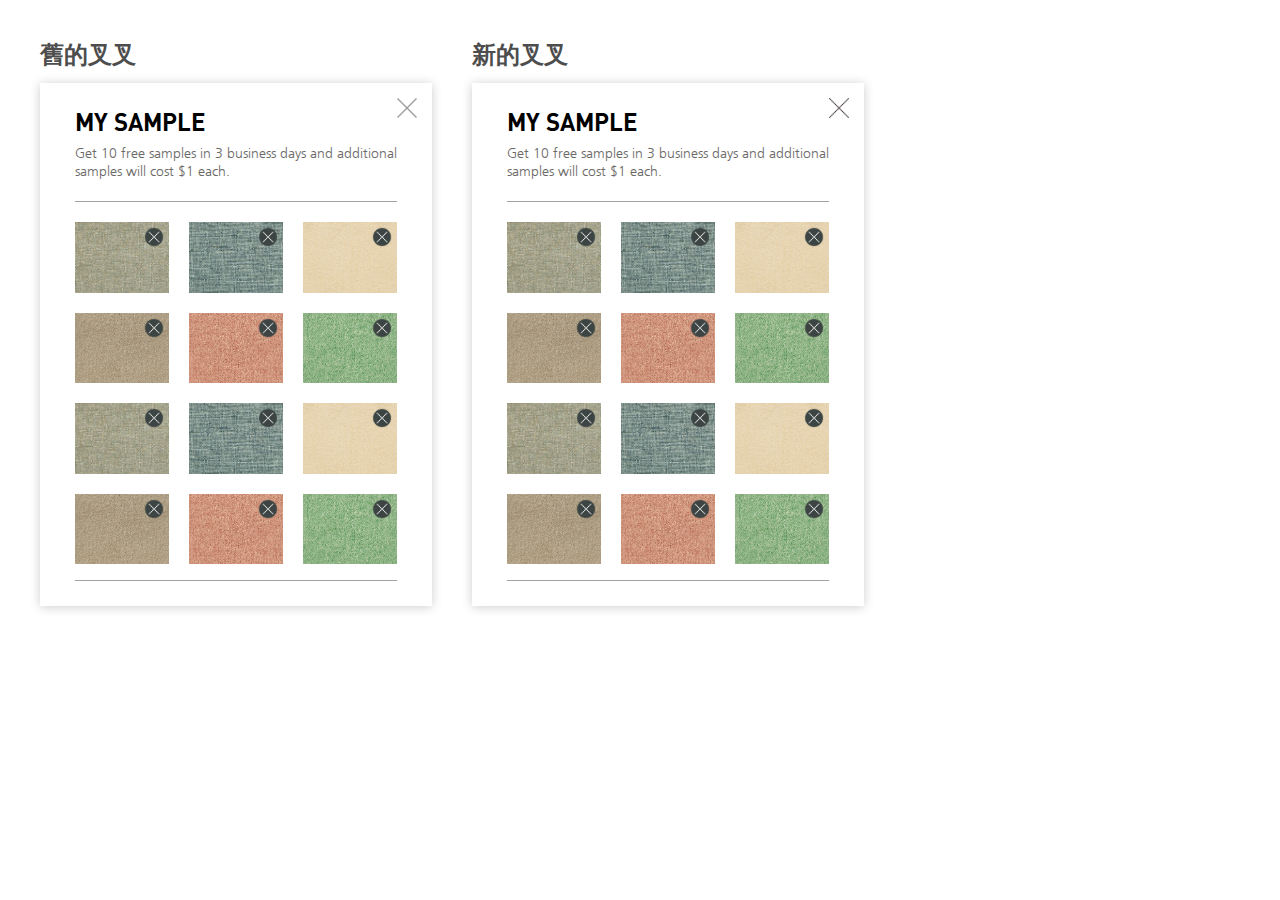
<file: sample.html>
<!DOCTYPE html>
<html lang="en">
<head>
    <meta charset="UTF-8" />
    <meta http-equiv="X-UA-Compatible" content="IE=edge,chrome=1" />
    <meta name="viewport" content="width=device-width, initial-scale=1.0" />
    <link rel="stylesheet" href="/css/normalize.min.css" media="all" />
    <link rel="stylesheet" href="/css/jquery.parallux.min.css" media="all" />
    <link rel="stylesheet" href="/css/lb/sumoselect10.css" />
    <link rel="stylesheet" href="/css/slick.css" />
    <link rel="stylesheet" href="/css/styles10.css?20210824" />
    <link rel="stylesheet" href="/css/style.css?20211109" />
    <!--[if lt IE 9]>
        <script src="https://cdn.bootcss.com/html5shiv/3.7.3/html5shiv.min.js"></script>
        <script src="https://cdn.bootcss.com/respond.js/1.4.2/respond.min.js"></script>
    <![endif]-->
    <title>Online Curtain Shop | Shop Curtains for Windows & Doors | Curtaing</title>
    <meta name="description" content="Transform your home with affordable curtains & blinds to match your style. Curtaing has a 100% self-serve platform to customize your curtains and blinds. Order now and get free shipping!"/>
    <script type="text/javascript" src="/js/p/custom.modernizr.min.js"></script>
    <script type="text/javascript" src="/js/webp_tester_min.js"></script>
</head>
<style>
    .mysample {
        display: block;
        position: relative;
        top: inherit;
        left: inherit;
    }
    .flex {
        display: flex;
        padding: 40px;
        flex-wrap: wrap;
    }
    .flex>div {
        margin-right: 40px;
    }
    h3 {
        margin-bottom: 15px;
        font-size: 24px;
        font-weight: bold;
        color: #4d4d4d;
    }
</style>
<body>
    <div class="flex">
        <div>
            <h3>舊的叉叉</h3>
            <div class="mysample">
                <img class="mysample-cross" src="/images/new/add-cross.svg" alt="">
                <div class="mysample-title">
                    <h2>MY SAMPLE</h2>
                    <p>Get 10 free samples in 3 business days and additional<br> samples will cost $1 each.</p>
                </div>
                <div class="mysample-content">
                    <div class="d-flex inner">
                        <!-- 有sample -->
                        <div class="pic-box">
                            <div class="pic">
                                <img class="sample-pic" src="/manage/userfiles/20210102104903.jpg" alt="">
                                <img class="sample-delete" src="/images/close.png" alt="">
                                <div class="rcc"><p><span class="rcc_1">RAMGE</span><span class="rcc_2"> U 2</span></p></div>
                            </div>
                        </div>
                        <div class="pic-box">
                            <div class="pic">
                                <img class="sample-pic" src="/manage/userfiles/20210102104913.jpg" alt="">
                                <img class="sample-delete" src="/images/close.png" alt="">
                                <div class="rcc"><p><span class="rcc_1">RAMGE</span><span class="rcc_2"> U 2</span></p></div>
                            </div>
                        </div>
                        <div class="pic-box">
                            <div class="pic">
                                <img class="sample-pic" src="/manage/userfiles/20210415045535.jpg" alt="">
                                <img class="sample-delete" src="/images/close.png" alt="">
                                <div class="rcc"><p><span class="rcc_1">RAMGE</span><span class="rcc_2"> U 2</span></p></div>
                            </div>
                        </div>
                        <div class="pic-box">
                            <div class="pic">
                                <img class="sample-pic" src="/manage/userfiles/20210415045843.jpg" alt="">
                                <img class="sample-delete" src="/images/close.png" alt="">
                                <div class="rcc"><p><span class="rcc_1">RAMGE</span><span class="rcc_2"> U 2</span></p></div>
                            </div>
                        </div>
                        <div class="pic-box">
                            <div class="pic">
                                <img class="sample-pic" src="/manage/userfiles/20210415050017.jpg" alt="">
                                <img class="sample-delete" src="/images/close.png" alt="">
                                <div class="rcc"><p><span class="rcc_1">RAMGE</span><span class="rcc_2"> U 2</span></p></div>
                            </div>
                        </div>
                        <div class="pic-box">
                            <div class="pic">
                                <img class="sample-pic" src="/manage/userfiles/20210415050052.jpg" alt="">
                                <img class="sample-delete" src="/images/close.png" alt="">
                                <div class="rcc"><p><span class="rcc_1">RAMGE</span><span class="rcc_2"> U 2</span></p></div>
                            </div>
                        </div>
                        <div class="pic-box">
                            <div class="pic">
                                <img class="sample-pic" src="/manage/userfiles/20210102104903.jpg" alt="">
                                <img class="sample-delete" src="/images/close.png" alt="">
                                <div class="rcc"><p><span class="rcc_1">RAMGE</span><span class="rcc_2"> U 2</span></p></div>
                            </div>
                        </div>
                        <div class="pic-box">
                            <div class="pic">
                                <img class="sample-pic" src="/manage/userfiles/20210102104913.jpg" alt="">
                                <img class="sample-delete" src="/images/close.png" alt="">
                                <div class="rcc"><p><span class="rcc_1">RAMGE</span><span class="rcc_2"> U 2</span></p></div>
                            </div>
                        </div>
                        <div class="pic-box">
                            <div class="pic">
                                <img class="sample-pic" src="/manage/userfiles/20210415045535.jpg" alt="">
                                <img class="sample-delete" src="/images/close.png" alt="">
                                <div class="rcc"><p><span class="rcc_1">RAMGE</span><span class="rcc_2"> U 2</span></p></div>
                            </div>
                        </div>
                        <div class="pic-box">
                            <div class="pic">
                                <img class="sample-pic" src="/manage/userfiles/20210415045843.jpg" alt="">
                                <img class="sample-delete" src="/images/close.png" alt="">
                                <div class="rcc"><p><span class="rcc_1">RAMGE</span><span class="rcc_2"> U 2</span></p></div>
                            </div>
                        </div>
                        <div class="pic-box">
                            <div class="pic">
                                <img class="sample-pic" src="/manage/userfiles/20210415050017.jpg" alt="">
                                <img class="sample-delete" src="/images/close.png" alt="">
                                <div class="rcc"><p><span class="rcc_1">RAMGE</span><span class="rcc_2"> U 2</span></p></div>
                            </div>
                        </div>
                        <div class="pic-box">
                            <div class="pic">
                                <img class="sample-pic" src="/manage/userfiles/20210415050052.jpg" alt="">
                                <img class="sample-delete" src="/images/close.png" alt="">
                                <div class="rcc"><p><span class="rcc_1">RAMGE</span><span class="rcc_2"> U 2</span></p></div>
                            </div>
                        </div>
                        <!-- 沒有sample -->
                        <!-- <p class="text-empty">The sample cart is currently empty.</p> -->
                    </div>
                </div>
                <!-- <div class="checkout">
                    <p>SUBTOTAL：NZD$<span>0.00</span></p>
                    <p>DELIVERY：NZD$<span>0.00</span></p>
                    <p>TOTAL：NZD$<span>0.00</span></p>
                    <button>CHECK OUT</button>
                </div> -->
                <div class="pay">
                  <div class="pmoney">
                    <div class="pmoney-l"><strong>SUBTOTAL：NZD$</strong> <span class="spanSubtotal">0.00</span></div>
                    <div class="pmoney-l"><strong>DELIVERY：NZD$</strong> <span class="spanDelivery">0.00</span></div>
                    <div class="pmoney-l"><strong>TOTAL：NZD$</strong> <span class="spanTotal">0.00</span></div> 
                  </div>
                  <div class="pbtn">CHECK OUT</div>
                </div>
            </div>
        </div>
        <div>
            <h3>新的叉叉</h3>
            <div class="mysample">
                <img class="mysample-cross" src="./images/new/add-cross.png" alt="">
                <div class="mysample-title">
                    <h2>MY SAMPLE</h2>
                    <p>Get 10 free samples in 3 business days and additional<br> samples will cost $1 each.</p>
                </div>
                <div class="mysample-content">
                    <div class="d-flex inner">
                        <!-- 有sample -->
                        <div class="pic-box">
                            <div class="pic">
                                <img class="sample-pic" src="./manage/userfiles/20210102104903.jpg" alt="">
                                <img class="sample-delete" src="./images/close.png" alt="">
                                <div class="rcc"><p><span class="rcc_1">RAMGE</span><span class="rcc_2"> U 2</span></p></div>
                            </div>
                        </div>
                        <div class="pic-box">
                            <div class="pic">
                                <img class="sample-pic" src="./manage/userfiles/20210102104913.jpg" alt="">
                                <img class="sample-delete" src="./images/close.png" alt="">
                                <div class="rcc"><p><span class="rcc_1">RAMGE</span><span class="rcc_2"> U 2</span></p></div>
                            </div>
                        </div>
                        <div class="pic-box">
                            <div class="pic">
                                <img class="sample-pic" src="./manage/userfiles/20210415045535.jpg" alt="">
                                <img class="sample-delete" src="./images/close.png" alt="">
                                <div class="rcc"><p><span class="rcc_1">RAMGE</span><span class="rcc_2"> U 2</span></p></div>
                            </div>
                        </div>
                        <div class="pic-box">
                            <div class="pic">
                                <img class="sample-pic" src="./manage/userfiles/20210415045843.jpg" alt="">
                                <img class="sample-delete" src="./images/close.png" alt="">
                                <div class="rcc"><p><span class="rcc_1">RAMGE</span><span class="rcc_2"> U 2</span></p></div>
                            </div>
                        </div>
                        <div class="pic-box">
                            <div class="pic">
                                <img class="sample-pic" src="./manage/userfiles/20210415050017.jpg" alt="">
                                <img class="sample-delete" src="./images/close.png" alt="">
                                <div class="rcc"><p><span class="rcc_1">RAMGE</span><span class="rcc_2"> U 2</span></p></div>
                            </div>
                        </div>
                        <div class="pic-box">
                            <div class="pic">
                                <img class="sample-pic" src="./manage/userfiles/20210415050052.jpg" alt="">
                                <img class="sample-delete" src="./images/close.png" alt="">
                                <div class="rcc"><p><span class="rcc_1">RAMGE</span><span class="rcc_2"> U 2</span></p></div>
                            </div>
                        </div>
                        <div class="pic-box">
                            <div class="pic">
                                <img class="sample-pic" src="./manage/userfiles/20210102104903.jpg" alt="">
                                <img class="sample-delete" src="./images/close.png" alt="">
                                <div class="rcc"><p><span class="rcc_1">RAMGE</span><span class="rcc_2"> U 2</span></p></div>
                            </div>
                        </div>
                        <div class="pic-box">
                            <div class="pic">
                                <img class="sample-pic" src="./manage/userfiles/20210102104913.jpg" alt="">
                                <img class="sample-delete" src="./images/close.png" alt="">
                                <div class="rcc"><p><span class="rcc_1">RAMGE</span><span class="rcc_2"> U 2</span></p></div>
                            </div>
                        </div>
                        <div class="pic-box">
                            <div class="pic">
                                <img class="sample-pic" src="./manage/userfiles/20210415045535.jpg" alt="">
                                <img class="sample-delete" src="./images/close.png" alt="">
                                <div class="rcc"><p><span class="rcc_1">RAMGE</span><span class="rcc_2"> U 2</span></p></div>
                            </div>
                        </div>
                        <div class="pic-box">
                            <div class="pic">
                                <img class="sample-pic" src="./manage/userfiles/20210415045843.jpg" alt="">
                                <img class="sample-delete" src="./images/close.png" alt="">
                                <div class="rcc"><p><span class="rcc_1">RAMGE</span><span class="rcc_2"> U 2</span></p></div>
                            </div>
                        </div>
                        <div class="pic-box">
                            <div class="pic">
                                <img class="sample-pic" src="./manage/userfiles/20210415050017.jpg" alt="">
                                <img class="sample-delete" src="./images/close.png" alt="">
                                <div class="rcc"><p><span class="rcc_1">RAMGE</span><span class="rcc_2"> U 2</span></p></div>
                            </div>
                        </div>
                        <div class="pic-box">
                            <div class="pic">
                                <img class="sample-pic" src="./manage/userfiles/20210415050052.jpg" alt="">
                                <img class="sample-delete" src="./images/close.png" alt="">
                                <div class="rcc"><p><span class="rcc_1">RAMGE</span><span class="rcc_2"> U 2</span></p></div>
                            </div>
                        </div>
                        <!-- 沒有sample -->
                        <!-- <p class="text-empty">The sample cart is currently empty.</p> -->
                    </div>
                </div>
                <!-- <div class="checkout">
                    <p>SUBTOTAL：NZD$<span>0.00</span></p>
                    <p>DELIVERY：NZD$<span>0.00</span></p>
                    <p>TOTAL：NZD$<span>0.00</span></p>
                    <button>CHECK OUT</button>
                </div> -->
                <div class="pay">
                  <div class="pmoney">
                    <div class="pmoney-l"><strong>SUBTOTAL：NZD$</strong> <span class="spanSubtotal">0.00</span></div>
                    <div class="pmoney-l"><strong>DELIVERY：NZD$</strong> <span class="spanDelivery">0.00</span></div>
                    <div class="pmoney-l"><strong>TOTAL：NZD$</strong> <span class="spanTotal">0.00</span></div> 
                  </div>
                  <div class="pbtn">CHECK OUT</div>
                </div>
            </div>
        </div>
        
    </div>
    
    
</body>
</html>
</file>
<file: css/lb/sumoselect10.css>
.SlectBox, .SlectBoxa { width: 100%; padding: 5px;font-family:"Frutiger LT 45 Light"; }

/*this is applied on that hidden select. DO NOT USE display:none; or visiblity:hidden; and Do not override any of these properties. */
.SelectClass { position: absolute; top: 0px; left: 0px; right: 0px; height: 100%; width: 100%; border: none; z-index: 1; -webkit-box-sizing: border-box; -moz-box-sizing: border-box; box-sizing: border-box; -ms-filter: "progid:DXImageTransform.Microsoft.Alpha(Opacity=0)"; filter: alpha(opacity=0); -moz-opacity: 0; -khtml-opacity: 0; opacity: 0; }

.SumoSelect > .optWrapper > .options > li { -moz-transition: 200ms ease; -webkit-transition: 200ms ease; transition: 200ms ease; }
    .SumoSelect > .optWrapper > .options > li label, .SumoSelect > .CaptionCont { user-select: none; -o-user-select: none; -moz-user-select: none; -khtml-user-select: none; -webkit-user-select: none; }

.SumoSelect { display: inline-block; position: relative; width: 100%;}
    .SumoSelect > .CaptionCont { position: relative; border: 1px solid #ccc; min-height: 20px; background-color: #fff; padding:0 10px;font-size: 14px;line-height: 28px;height: 28px;/*background: #eee;*/color: #999;}
        .SumoSelect > .CaptionCont > span { display: block; padding-right: 17px; text-overflow: ellipsis; white-space: nowrap; overflow: hidden; }
            /*placeholder style*/
            .SumoSelect > .CaptionCont > span.placeholder { color: #ccc; font-style: italic; }

        .SumoSelect > .CaptionCont > label { position: absolute; top: 0px; right: 0px; bottom: 0px; width: 30px; /*background-color: #E0D8D8;*/ }
            .SumoSelect > .CaptionCont > label > i { background: url(../../images/arr.png) no-repeat; background-position: center center; width: 16px; height: 16px; display: block; position: absolute; top: 0px; left: 0px; right: 0px; bottom: 0px; margin: auto; cursor: pointer;}

    .SumoSelect > .optWrapper { top: 30px; width: 100%; position: absolute; left: 0; opacity: 0; visibility: hidden; transition: opacity 300ms ease-out, top 300ms ease-out, visibility 300ms ease-out; -webkit-transition: opacity 300ms ease-out, top 300ms ease-out, visibility 300ms ease-out; -moz-transition: opacity 300ms ease-out, top 300ms ease-out, visibility 300ms ease-out; -ms-transition: opacity 300ms ease-out, top 300ms ease-out, visibility 300ms ease-out; -o-transition: opacity 300ms ease-out, top 300ms ease-out, visibility 300ms ease-out; -webkit-box-sizing: border-box; -moz-box-sizing: border-box; box-sizing: border-box; z-index: -100; background: #fff; border: 1px solid #ddd; /*box-shadow: 2px 3px 3px rgba(0, 0, 0, 0.11);*/ border-radius: 0px; }
        .SumoSelect > .optWrapper.open { top: 28px; visibility: visible; opacity: 1; z-index: 1000; font-family:"Frutiger LT 45 Light";color: #999;}

        .SumoSelect > .optWrapper > .options { list-style: none; display: block; padding: 0px; margin: 0px; overflow: auto; border-radius: 3px; /*Set the height of pop up here (only for desktop mode)*/ max-height: 250px; }
        .SumoSelect > .optWrapper.isFloating > .options { max-height: 100%; }
        .SumoSelect > .optWrapper > .options > li { padding: 0 10px; border-bottom: 1px solid #ddd; position: relative; font-size: 14px;line-height: 26px;height: 26px;}
            .SumoSelect > .optWrapper > .options > li:first-child { border-radius: 3px 3px 0px 0px; }
            .SumoSelect > .optWrapper > .options > li:last-child { border-bottom: none; border-radius: 0px 0px 3px 3px; }
            .SumoSelect > .optWrapper > .options > li:hover { background-color: #eee; }

            .SumoSelect > .optWrapper > .options > li label { text-overflow: ellipsis; white-space: nowrap; overflow: hidden; display: block; cursor: pointer;}
            .SumoSelect > .optWrapper > .options > li span { display: none; }

        /*Floating styles*/
        .SumoSelect > .optWrapper.isFloating { position: fixed; top: 0px; left: 0px; right: 0px; width: 90%; bottom: 0px; margin: auto; max-height: 90%; }

    /*Hover*/
    /*.SumoSelect:hover > .CaptionCont > label { background-color: #F1F1F1; }*/

    /*disabled state*/
    .SumoSelect > .optWrapper > .options > li.disabled { background-color: inherit; }
        .SumoSelect > .optWrapper > .options > li.disabled * { -ms-filter: "progid:DXImageTransform.Microsoft.Alpha(Opacity=50)"; /* IE 5-7 */ filter: alpha(opacity=50); /* Netscape */ -moz-opacity: 0.5; /* Safari 1.x */ -khtml-opacity: 0.5; /* Good browsers */ opacity: 0.5; }


    /*styling for multiple select*/
    .SumoSelect > .optWrapper.multiple > .options > li { padding-left: 35px; }
        .SumoSelect > .optWrapper.multiple > .options > li span { position: absolute; display: block; width: 30px; top: 0px; left: 0px; bottom: 0px; }
            .SumoSelect > .optWrapper.multiple > .options > li span i { background-image: url('http://graphics8.nytimes.com/packages/flash/business/20100325-FinancialTuneUp/gfx/checkbox.png'); position: absolute; margin: auto; left: 0px; right: 0px; top: 0px; bottom: 0px; background-repeat: no-repeat; background-position: center center; width: 16px; height: 16px; }
    .SumoSelect > .optWrapper > .MultiControls { display: none; border-top: 1px solid #ddd; background-color: #fff; box-shadow: 0px 0px 2px rgba(0, 0, 0, 0.13); border-radius: 0px 0px 3px 3px; }
    .SumoSelect > .optWrapper.multiple.isFloating > .MultiControls { display: block; margin-top: 5px; position: absolute; bottom: 0px; width: 100%; }

    .SumoSelect > .optWrapper.multiple.okCancelInMulti > .MultiControls { display: block; }
        .SumoSelect > .optWrapper.multiple.okCancelInMulti > .MultiControls > p { padding: 6px; }

    .SumoSelect > .optWrapper.multiple > .MultiControls > p { display: inline-block; cursor: pointer; padding: 12px; width: 50%; box-sizing: border-box; text-align: center; }
        .SumoSelect > .optWrapper.multiple > .MultiControls > p:hover { background-color: #f1f1f1; }
        .SumoSelect > .optWrapper.multiple > .MultiControls > p.btnOk { border-right: 1px solid #DBDBDB; border-radius: 0px 0px 0px 3px; }
        .SumoSelect > .optWrapper.multiple > .MultiControls > p.btnCancel { border-radius: 0px 0px 3px 0px; }
    /*styling for select on popup mode*/
    .SumoSelect > .optWrapper.isFloating > .options > li { padding: 12px 6px; }

    /*styling for only multiple select on popup mode*/
    .SumoSelect > .optWrapper.multiple.isFloating > .options > li { padding-left: 35px; }
    .SumoSelect > .optWrapper.multiple.isFloating { padding-bottom: 43px; }
    /*selected state*/
    .SumoSelect > .optWrapper.multiple > .options > li.selected span i { background-image: url('https://cdn1.iconfinder.com/data/icons/Keyamoon-IcoMoon--limited/16/checkbox-checked.png'); }

    /*disabled state*/
    .SumoSelect.disabled { opacity: 0.7;}
    /* .SumoSelect.disabled > .CaptionCont > label { background-color: #F1F1F1; }*/

     /*styling for optgroups*/
    .SumoSelect > .optWrapper > .options > li.optGroup { padding-left: 5px; text-decoration: underline; }



#defaW .SumoSelect > .CaptionCont > label{display: none;}
</file>
<file: css/styles10.css>
html,body,div,span,applet,object,iframe,h1,h2,h3,h4,h5,h6,p,dd,dl,dt,li,ol,ul,input,select,button,textarea,tr,td {
	padding:0;
	margin:0;
	border:none;
}
input,button,select,textarea,a,img {
	outline:none;
}
::-moz-focus-inner {
	border:0px;
}
ul,ul li,ol li,li {
	list-style:none;
}
a,img,input,textarea {
	border:none;
}
a {
	text-decoration:none;
}
table {
	border-collapse:collapse;
	border-spacing:0;
}
* {
	padding:0;
	margin:0;
	list-style-type:none;
	box-sizing:border-box;
}
html {
	-webkit-text-size-adjust:none;
}
a,img {
	border:0;
}
div {
	display:block;
}
a {
	text-decoration:none;
	z-index:19;
}
a:link {
	text-decoration:none;
}
a:hover {
	list-style:none;
	text-decoration:none;
}
a[href^="tel"]{
    color:inherit;
    text-decoration:none;
}
ul li {
	list-style:none;
}
@font-face {
	font-family:"Frutiger-Roman";
	src:url("/fonts/Frutiger-Roman.otf");
}
@font-face {
	font-family:"Frutiger LT 45 Light";
	src:url("/fonts/Frutiger LT 45 Light.ttf");
}
@font-face {
	font-family:"DIN-BoldAlternate";
	src:url("/fonts/DIN-BoldAlternate.otf");
}
@font-face {
	font-family:"DIN-MediumAlternate";
	src:url("/fonts/DIN-MediumAlternate.otf");
}
@font-face {
	font-family:"gillsans-light_";
	src:url("/fonts/gillsans-light_.ttf");
}
html,body {
	width:100%;
	height:100%;
	min-width:320px;
	max-width:1920px;
	/*font-family:"Frutiger LT 45 Light","Frutiger-Roman","Helvetica Neue","Helvetica","Arial",sans-serif;*/
	font-style: normal;
	margin:0 auto;
	background-color:#fff;
}
body{position: relative;display: block;-webkit-transition: all 0.5s ease;-moz-transition: all 0.5s ease;transition: all 0.5s ease;}
body.fixed{width: 100%;height: 100%;overflow: hidden;-webkit-transition: all 0.5s ease;-moz-transition: all 0.5s ease;transition: all 0.5s ease;}
img,svg {
	display:block;
	width:100%;
	height:auto;
}
input,textarea {
	border-radius:0;
	outline:medium;
	-webkit-appearance:none;
}
textarea {
	resize:none;
}
a {
	border:none;
	-webkit-tap-highlight-color:rgba(0,0,0,0);
	-webkit-tap-highlight-color:transparent;
	outline:none;
	cursor:pointer;
}




.xs{display: none;}
.lg{display: block;}
.xs2{display: none;}
.lg2{display: block;}

h1,h2,h3,h4,h5{font-family:"DIN-BoldAlternate";font-weight: normal;}
p{font-family:"Frutiger LT 45 Light";font-weight: normal;font-size: 16px;line-height: 32px;color: #2f2725;}
h1{font-size: 46px;}
h2{font-size: 40px;}
h3{font-size: 28px;}
h4{font-size: 21px;line-height: 42px;}
h5{font-size: 16px;line-height: 32px;}
.banner p{font-size: 20px;line-height: 40px;color: #fff;font-family:"Frutiger-Roman";}
/*footer p:first-child{font-family:"Frutiger-Roman";}*/
h2 span.small {font-size: 14px; color:#7D7D7D;}

header{position: relative;width: 100%;height: 100px;top: 0;left: 0;right: 0;z-index: 99;background-color: #fff;}
header a.logo{position: absolute;display: block;width: 160px;left: 4%;top: 40%;}
header .st0{fill:#3E3A39;-webkit-transition: all 0.5s ease;-moz-transition: all 0.5s ease;transition: all 0.5s ease;}
header.fixed{position: fixed;}
header.fixed .st0{fill:#fff;}
header .togglebar{position: absolute;width: 60px;height: 60px;right: 4%;top: 20px;overflow: hidden;cursor: pointer;z-index: 99;}

header .togglebar. .t-box{position: relative;width: 100%;height: 100%;}
header .togglebar span{display: block;width: 100%;height: 1px;background-color: #000;position: absolute;left: 0;right: 0;margin: auto;}
header .togglebar span.xs{display: none;}
header .togglebar span:nth-child(1){top: 15px;}
header .togglebar span:nth-child(2){top: 25px;}
header .togglebar span:nth-child(3){top: 35px;}
header .togglebar span:nth-child(4){top: 45px;}

header .togglebar.gt span:nth-child(1){animation: gt1 0.5s ease-out;-webkit-animation-fill-mode:forwards;}
header .togglebar.gt span:nth-child(2){animation: gt2 0.5s ease-out;-webkit-animation-fill-mode:forwards;}
header .togglebar.gt span:nth-child(3){animation: gt3 0.5s ease-out;-webkit-animation-fill-mode:forwards;}
header .togglebar.gt span:nth-child(4){animation: gt4 0.5s ease-out;-webkit-animation-fill-mode:forwards;}
@-webkit-keyframes gt1{0%{top: 15px; }100%{top: 15px; } }
@-webkit-keyframes gt2{0%{top: 25px; }100%{top: 18px; } }
@-webkit-keyframes gt3{0%{top: 35px; }100%{top: 21px; } }
@-webkit-keyframes gt4{0%{top: 45px; }100%{top: 24px; } }
header .togglebar.gb span:nth-child(1){animation: gb1 0.2s ease-in;-webkit-animation-fill-mode:forwards;}
header .togglebar.gb span:nth-child(2){animation: gb2 0.2s ease-in;-webkit-animation-fill-mode:forwards;}
header .togglebar.gb span:nth-child(3){animation: gb3 0.2s ease-in;-webkit-animation-fill-mode:forwards;}
header .togglebar.gb span:nth-child(4){animation: gb4 0.2s ease-in;-webkit-animation-fill-mode:forwards;}
@-webkit-keyframes gb1{0%{top: 15px; }100%{top: 15px; } }
@-webkit-keyframes gb2{0%{top: 18px; }100%{top: 25px; } }
@-webkit-keyframes gb3{0%{top: 21px; }100%{top: 35px; } }
@-webkit-keyframes gb4{0%{top: 24px; }100%{top: 45px; } }

header .togglebar.clicko span:nth-child(1){animation: c1 0.25s ease;-webkit-animation-fill-mode:forwards;}
header .togglebar.clicko span:nth-child(2){animation: c2 0.25s ease;-webkit-animation-fill-mode:forwards;}
header .togglebar.clicko span:nth-child(3){animation: c3 0.25s ease;-webkit-animation-fill-mode:forwards;}
header .togglebar.clicko span:nth-child(4){animation: c4 0.25s ease;-webkit-animation-fill-mode:forwards;}
@-webkit-keyframes c1{
	0%{top: 15px;width:100%;transform: rotate(0deg);transform-origin: center center;}
	100%{top: 30px;width:45px;transform: rotate(45deg);transform-origin: center center;} 
}
@-webkit-keyframes c2{
	0%{top: 25px;width:100%;transform: rotate(0deg);transform-origin: center center;}
	100%{top: 30px;width:45px;transform: rotate(45deg);transform-origin: center center;} 
}
@-webkit-keyframes c3{
	0%{top: 35px;width:100%;transform: rotate(0deg);transform-origin: center center;}
	100%{top: 30px;width:45px;transform: rotate(-45deg);transform-origin: center center;} 
}
@-webkit-keyframes c4{
	0%{top: 35px;width:100%;transform: rotate(0deg);transform-origin: center center;}
	100%{top: 30px;width:45px;transform: rotate(-45deg);transform-origin: center center;} 
}

.menu{
	position: fixed;
	width: 100%;
	height: 0;
	top: -100%;
	left: 0;
	right: 0;
	background-color:#fff;
	overflow: hidden;
}
.menu:after{
	content: "";
	position: absolute;
	width: 100%;height: 100%;
	background: #fff;
	bottom: 0;
}
.menu .m-img{
	position: absolute;
	width: 55%;
	height: 100%;
	overflow: hidden;
	top: 0;left: 0;
}
.menu .m-img img{height: 100%;width: 100%;position: absolute;top: 0;bottom: 0;left: 0;right: 0;}
.menu .list-box{position: absolute;right: 0;top: 100px;margin-right: 4%;width: 36%;min-width: 400px;height: 0;overflow: scroll;opacity: 0;z-index: 10;}
.menu .list-box .list{position: relative;padding:2% 5px;/*margin-right: 50px;*/border-bottom: 1px dashed #3e3a39;}
.menu .list-box .list:first-child{color: #595959;}
.menu .list-box .list:last-child,.menu .list-box .list:last-child a{color: #2f2725;font-size: 17px;}
.menu .list-box .list:last-child,.menu .list-box .list:last-child a small{font-size: 13px;font-family:"Frutiger-Roman";}
.menu .list-box .list:last-child{border-bottom: none;}
.menu h4 a{color: #000000;}
.menu h5 a{color: #595959;text-transform: uppercase;}
.menu .list-box .list h5{font-family:"DIN-MediumAlternate";}
.menu .list-box .list a{position: relative;}
.menu .list-box .list.link a{left: 0;}
.menu .list-box .list.link a:after,
.menu .list-box .list.link a{-webkit-transition: all 0.5s ease;-moz-transition: all 0.5s ease;transition: all 0.5s ease;}
.menu .list-box .list.link a:hover{opacity: 0.2;}

.menu .list-box .list.link a.lang {float: right;}
.menu .list-box .list.link a.lang.active {background: #3e4543; color: #fff;}



.menu{-webkit-transition: 0.5s ease;-moz-transition: 0.5s ease;transition: 0.5s ease;}
/*.menu .list-box{-webkit-transition: 0.5s 0.45s ease;-moz-transition: 0.5s 0.45s ease;transition: 0.5s 0.45s ease;}
.menu:after{-webkit-transition: 0.5s 0.5s ease;-moz-transition: 0.5s 0.5s ease;transition: 0.5s 0.5s ease;}
*/
.menu{height: 100%;}
.menu .list-box{height: 100%;opacity: 1;}
.menu:after{height: 0;}

.menu.active{top: 0;}
.menu .menu-findorder {
	color:#7D7D7D;
}
.menu-contact {
	font-size: 14px;
	line-height: 20px;
}
.menu-contact span {
	font-size: 13px;
	color:#7D7D7D;
}


/* back */
.back{/*position: absolute;top: 70px;right: 0;width: 40%;*/ display: flex;align-items: center;cursor: pointer;}
.back img{width: 30px;}
.back span{font-family:"Frutiger-Roman";font-size: 12px;padding-left: 10px;opacity: 0;
	-webkit-transition:0.5s;
}
.back:hover span{opacity: 1;}


/* menu .m-common */
.menu .m-common{width: 98%;margin-left:1%;position: absolute;}
.menu .m-common h3{padding-top: 5%;padding-bottom: 2%;}
.menu .m-common p{font-size: 14px;line-height: 24px;}
.menu .m-common form{padding-top: 10px;}
.menu .m-common form .input{width: 100%;border:1px solid #ddd;margin: 7px 0;display: inline-flex;}
.menu .m-common form .input input{width: 100%;border: none;border-radius: 0;font-size: 13px;height:30px;line-height: 30px;padding:0 5px;font-family:"Frutiger LT 45 Light";}
.pright{text-align: right;}
.menu .m-common form .submit{width: 100%;border-top: 1px dashed #3e3a39;padding-top: 20px;padding-bottom:10px;}
.menu .m-common form .submitguest{width: 100%;padding-bottom:10px;}
.menu .m-common form .submit input, .menu .m-common form .submitguest input {width: 100%;height:40px;border: none;border-radius: 0;background: #3e4543;color: #fff;font-size: 20px;text-align: left;padding-left: 25px;font-family:"DIN-BoldAlternate";}
.menu .m-common form .submit input[type=submit], .menu .m-common form .submitguest input[type=button] {cursor: pointer;}
.menu .m-common .mc-bottom {width: 100%;border-bottom: 1px dashed #3e3a39;margin-top: 7%;}
.menu .m-common .mc-bottom p {font-family:"Frutiger-Roman";}

/* daohang */
/*.daohang{display: none;}*/

/* login */
.login{display: none;}
/*.menu .login.m-common form .submit{margin-top: 20%;}*/
.menu .login.m-common form .submit{margin-top: 30px;}

/* findorder */
.findorder{display: none;}

/* register */
.register{display: none;}
.menu .register.m-common form{display: flex;flex-wrap: wrap;}
.menu .register.m-common form .input.col2{width: 49%;}
.menu .register.m-common form .submit{margin-top: 5%;}
.menu .register.m-common form .input:nth-child(2){margin-left: 2%;}

/* reset */
.reset{display: none;}
.menu .reset.m-common form .submit{margin-top: 25%;}





/*banner*/
.banner{position: relative;z-index: 10;width: 100%;
	height: 100%;
	height:-webkit-calc(100% - 100px);
	height:-moz-calc(100% - 100px);
	height:calc(100% - 100px);
	overflow: hidden;
}
.banner .b-img{
	position: absolute;
	width: 100%;
	height: 100%;
}
.banner .b1-img{position: absolute;height: 100%;width: auto;top: 0;bottom: 0;margin: auto;}
.banner-text{position: absolute;bottom: 10%;width: 100%;color: #fff;text-align: center;}
.banner-text h1{padding-bottom: 5px;}

.common{width: 100%;padding:70px 4% 60px 4%;display: flex;flex-wrap: wrap;position: relative;overflow: hidden;z-index: 5;background: #fff;}
.container{position: relative;width: 100%;display: flex;flex-wrap: wrap;}
.text{position: relative;padding-left: 4%;padding-bottom: 5%;width: 100%;}
.text h2{padding-bottom: 15px;}
.col-2{position: relative;width: 50%;}

/*Simplicity*/
.Simplicity .left{position: relative;width: 52%;}
.Simplicity .right{position: absolute;width: 48%;height: 100%;right: -0.5%;}
/*.Simplicity .right:after{content: "";position: absolute;bottom: 0;left: 4.5%;right: 0;width: 95%;height: 1px;border-bottom: 1px solid #ddd;}
*/.Simplicity ul.list-box{position: relative;display: flex;flex-wrap: wrap;width: 96%;margin-left: 4%;margin-top: -1%;margin-right: -1%;}
.Simplicity ul.list-box li{width: 23%;margin: 1%;}
.Simplicity .text{padding-bottom: 3%;}
.Simplicity .right .text{padding:4% 0 0 5%;}
.Simplicity .container{margin-top:40px;}

.btnn{font-family:"Frutiger-Roman";position: relative;border: 1px solid #666;margin-left: 4%;padding: 5px 10px;cursor: pointer;margin-bottom:30px;font-size: 20px;}
.btnn-content{position: relative;width: 96%;margin-left: 4%;}
.btnn-content2{position: relative;width: 96%;margin-left: 4%; margin-right:12%;}
.btnn-content ul{position: relative;width: 100%;display: flex;flex-wrap: wrap;}
.btnn-content ul li{width: 33.33%;padding:30px 0;}
.btnn-content ul li:nth-child(1){padding-right: 40px;}
.btnn-content ul li:nth-child(3){padding-left: 40px;}
.btnn-content ul li img{width: 65px;height: 65px;}
.btnn-content ul li .l span{font-family:"Frutiger-Roman";}
.btnn-content ul li .l{display: flex;width: 100px;}
.btnn-content ul li .r{display: inline-block;width: 100%;margin-top: 10px;}
.btnn-content ul li .l span{width: 25px;font-size: 40px;padding-top: 20px;}
.btnn-content ul li .r h5{color: #9f864d;font-size: 17px;padding-bottom: 10px;text-transform:uppercase;}
.btnn-content ul li .r h5 small{text-transform:capitalize;font-family:"Frutiger LT 45 Light";font-weight: normal;font-size: 16px;line-height: 32px;color: #2f2725;}

/*ourmission*/
.ourmission{position: relative;width: 100%;overflow: hidden;z-index: 3;}
.ourmission:before{content: "";display: block;position: absolute;width: 4%;height: 100%;top:0;left:0;bottom:0;background: #fff;z-index: 15;}
.ourmission:after{content: "";display: block;position: absolute;width: 4%;height: 100%;top:0;right:0;bottom:0;background: #fff;z-index: 15;}
.ourmission .text{position: absolute;bottom: 10%;z-index: 10;left: 53%;padding-bottom:0;-webkit-transition: all 2.5s ease;-moz-transition: all 2.5s ease;transition: all 2.5s ease;}
.ourmission .text h2,
.ourmission .text p{color: #fff;line-height: 28px;}

.ourmission:before,
.ourmission:after{-webkit-transition: 0.5s ease;-moz-transition: 0.5s ease;transition: 0.5s ease;}
.ourmission.active:before{width: 0;}
.ourmission.active:after{width: 0;}


#bg-1, #bg-2 {
  background-size: cover;
  background-position: 50%;
  background-color: #999;
}
/*#bg-1 {background-image: url("/images/our-4.jpg"); }*/
#bg-2 {background-image: url("/images/our2.jpg"); }


/*Samples*/
.common.Samples{padding-top: 0;}
.common.Samples .container{position: relative;width: 100%;display: flex;}
.common.Samples .container .ll{width: 52%;padding:0 2% 0 4%;position: relative;}
/*.common.Samples .container .rr{width: 48%;padding-left: 3%;position: relative;} 20210627 change image position */
.common.Samples .container .rr{width: 48%;padding-left: 3%;position: absolute;right:0px;bottom:0px;}
.common.Samples .container .ll .text{padding-left: 0;padding-top: 20px;}
.common.Samples .container .ll .text.abtext2{bottom: -4px;padding:0;width: 70%;
	position: relative;
	width: -webkit-calc(98% - 280px);
	width: -moz-calc(98% - 280px);
	width: calc(98% - 280px);
	margin-top: 58px;
}
.common.Samples .container .ll .abimg{position: absolute;right: 2%;width: auto; height:86px;bottom: 0;}
.common.Samples .hr{width: 96%;height: 0.5px;background: #ddd;margin:50px 0;margin-left: 4%;}

.common.Samples .Innovation{width: 104%;position: relative;display: flex;flex-wrap: wrap;align-items: center;margin-top:20px;}
.common.Samples .Innovation .text{width: 54%;}
.common.Samples .Innovation .ir{width: 49%;position: absolute;right: -4%;}

/* Reviews */
.common.Reviews{background-color: #f7f6f2;}
.common.Reviews .hhi{width: 98%;position: relative;overflow: hidden;margin:auto;}
.common.Reviews .text{padding-bottom: 30px;}
.common.Reviews .h-inner{position: relative;display: flex;zoom:1;}
.common.Reviews .h-inner:after {display:block; content:''; clear:both; visibility:hidden; } 
.common.Reviews .h-inner .hicont{width: 30%;background: #fff;padding:30px 20px;position: relative;}/*margin:0 2%;*/
.common.Reviews .h-inner .hicont .wx{width: 100px;margin-bottom: 20px;}
.common.Reviews .h-inner .hicont p{padding-bottom: 60px;}
.common.Reviews .h-inner .hicont h5{position: absolute;bottom: 30px;}
.common.Reviews .btn-prev,
.common.Reviews .btn-next{position: absolute;top: 160px;bottom: 60px;width: 30px;margin:auto;display: flex;align-items: center;cursor: pointer;z-index: 30;background: #f7f6f2;}
.common.Reviews .btn-prev{left: 2%;}
.common.Reviews .btn-next{right: 2%;}



/*Quality*/
.Quality.common{position: relative;padding:80px 4% 10px 4%;display: flex;align-items: center;}
.Quality.common .text{padding-bottom: 0;}


/*Products*/
.Products .col-2{position: relative;width: 48%;}
.Products .col-2:nth-child(2){margin-left: 4%;}
.view{position: absolute;left: 0;bottom: 0;width: 50%;min-width: 240px;max-width:270px;background: #fff;padding:20px;}
.view span{font-size: 13px;color: #727171;letter-spacing: 2.5px;padding-left: 3px;}
.view h3{padding-top: 5px;}
.view a h3,
.view a:hover h3,
.view a:link h3{color: #030000;}
.view p{position: absolute;left: 180px;bottom: 17%;font-size: 12px;opacity: 0;}
.view img{width: 30px;position: absolute;right: 40px;bottom: 35%;}
.view:after{content: "";position: absolute;bottom: 0;left: 23px;width: 25px;border-bottom: 2px solid #000;}

.view img,.view:after,.view p{
	-webkit-transition:  0.5s ease;
	   -moz-transition:  0.5s ease;
			transition:  0.5s ease;
}
.view:hover img{right: 25px;}
.view:hover p{bottom: 20%;opacity: 1;}
.view:hover:after{
	width: 70%;
	width: -webkit-calc(100% - 50px);
	width: -moz-calc(100% - 50px);
	width: calc(100% - 50px);
}

.Products.common:after,
.Subscribe.common:after{content: "";position: absolute;bottom: 0;left:4%;width:92%;border-bottom: 1px solid #ddd;}


/*Subscribe*/
.Subscribe.common{padding:120px 4% 0 4%;}
.Subscribe .text{padding-bottom: 5px;}
.Subscribe .text h2{padding-bottom:0;}
.Subscribe .email{
	position: absolute;
	left: 430px;bottom: 0;
	border-bottom: 2px solid #000;
	width:45%;
	width:-webkit-calc(100% - 430px - 20%);
	width:-moz-calc(100% - 430px - 20%);
	width:calc(100% - 430px - 20%);
}
.Subscribe .submit{position: absolute;right: 8%;bottom: 0;cursor: pointer;}
.Subscribe .email,
.Subscribe .submit{font-size: 14px;line-height: 34px;background: transparent;letter-spacing: 3px;}
.Subscribe input{font-size: 14px;line-height: 34px;background: transparent;letter-spacing: 3px; width: 100%}
.Subscribe .submit input{cursor: pointer;-webkit-transition: all 0.5s ease;-moz-transition: all 0.5s ease;transition: all 0.5s ease;}
.Subscribe .submit:hover input{color: #ccc;}
input::-webkit-input-placeholder{color: #999;}


/* help页面 */
.common.hhelp .text{padding-bottom: 0;}
.common.hhelp.mea:before{content: "";display: block;width: 88%;height: 1px;background: #ddd;position: absolute;left: 8%;top: 0;}
.common.hhelp .hcont{position: relative;width: 100%;padding-left: 4%;padding-top: 30px;}
.common.hhelp .hcont h5{color: #9f864d;}
.common.hhelp .hcont .hcont-text{position: relative;width: 50%;padding-top: 10px;}
.common.hhelp .hcont .hcont-text p{position: relative;padding:5px 0;}
.common.hhelp .hcont .hcont-img{position: absolute;right: 0;width: 45%;}
.common.hhelp .hcont .hcont-img img{max-width: 530px;margin:auto;}
.common.hhelp .hcont.hcont01 .hcont-img{top: 40px;}
.common.hhelp .hcont.hcont02 .hcont-img{bottom: 20px;}
.common.hhelp .hcont.hcont02{padding-top: 0;margin-top: 50px;}
.common.hhelp .hhul{position: relative;display: flex;flex-wrap: wrap;width: 100%;}
.common.hhelp .hhul .hfc{width: 46%;margin-left:4%;}
.common.hhelp .hhul .hfc li .title{cursor: pointer;position: relative;padding-left: 20px;}
.common.hhelp .hhul .hfc li .title:before{content: "+";width: 20px;display: block;position: absolute;left: 0;text-align: center;}
.common.hhelp .hhul .hfc li .tcontt{display: none;padding:5px 20px;border-top:1px dashed #ddd;border-bottom:1px dashed #ddd;margin-bottom: 10px;}
.common.hhelp .hhul .hfc li.active .title:before{content: "－";}

.common.hhelp form{padding-left: 4%;padding-right: 4%;width: 100%;position: relative;display: flex;flex-wrap: wrap;font-family:"Frutiger LT 45 Light";}
.common.hhelp form input,.common.hhelp form textarea{width: 100%;text-align: left;padding: 8px;font-family:"Frutiger LT 45 Light";}
.common.hhelp form input::placeholder,.common.hhelp form textarea{text-align: center;}
.common.hhelp form .input{width: 48%;}
.common.hhelp form .input input{height: 50px;line-height: 50px;font-size: 14px;}
.common.hhelp form .input.email{margin-left:4%;}
.common.hhelp form .textarea{width: 100%;margin-top: 40px;}
.common.hhelp form .textarea textarea{height: 120px;/*line-height: 120px;*/line-height: 20px;font-size: 14px; padding: 8px;text-align: left;}
.common.hhelp form .textarea textarea::placeholder { text-align: center; line-height: 104px; } 
.common.hhelp form .input,
.common.hhelp form .textarea{border:#666 1px solid;text-align: center;}
.common.hhelp form .btbox{position: relative;width: 100%;}
.common.hhelp form .btnn{float: right;margin-top: 30px;height: 40px;line-height: 40px;padding:0 50px;background: #000;color: #fff;margin-bottom: 0}


/*legal 页面*/
.bk{width: 100%;height: 50px;background: #eee;}
.legal{padding:40px 10% 0 10%;}
.legal .contentBox{width: 100%;}
.legal .contentBox h2{font-size: 36px;}
.legal .contentBox .data{font-size: 14px;color: #999;padding-top: 15px;display: block;font-family:"Frutiger LT 45 Light";}
.legal .contentBox .cont{margin-top: 20px;}
.legal .contentBox .cont p{font-size: 15px;line-height: 28px;font-family:"Frutiger LT 45 Light";}
.legal .contentBox .cont h4,.legal .contentBox .cont p{padding-top: 10px;}
.legal .contentBox .cont ul li p{padding-top: 0;position: relative;padding-left: 15px;}
.legal .contentBox .cont ul li p:before{content: "•";width: 10px;position: absolute;left: 0;}

/*footer*/
footer{position: relative;width: 100%;background: #e9eaea;height: 330px;z-index: 5;}
footer:before{position: absolute;top: 0;width: 100%;height: 60px;background: #fff;left: 0;right: 0;z-index: 25;}
footer .k{width: 100%;height: 60px;background: #fff;display: block;}
footer .common{width: 92%;margin:auto;padding:45px 0 10px 4%;background: transparent;}
footer ul{
	display: flex;
	flex-wrap: wrap;
	width: 65%;
	width:-webkit-calc(100% - 360px);
	width:-moz-calc(100% - 360px);
	width:calc(100% - 360px);
}
footer ul li{width: 170px;}
footer ul li:nth-child(1){width: 130px;}
footer ul li a{display: block;width: 100%;color: #727171;font-size: 14px;line-height: 30px;font-family:"Frutiger LT 45 Light";
-webkit-transition:0.5s;-moz-transition:0.5s;transition:0.5s;}
footer ul li a:hover{color: #999;}
footer ul li a.tit{color: #2f2725;font-size: 16px;padding-bottom:5px;}
footer .footer-right{width: 415px;padding-left: 20px;position: absolute;right: 0px;}
footer .footer-right img{width: 262px;padding-bottom: 10px;padding-top:5px;}
footer .footer-right p{font-size: 14px;line-height: 22px;}
footer .footer-right p i{margin-left: -4px;}
footer .copyright{position: absolute;bottom: 10px;right: 70px;font-size: 12px;padding-top: 70px;color: #0d0d0d;font-family:"gillsans-light_";z-index: 10;}

footer .langlink{position: absolute;display: flex;width: 290px;right: 160px;bottom: 35px;}
footer .langlink a {padding: 3px 0 2px 0; color:#000;}
footer .langlink a.lang.active {background: #3e4543; color: #fff;}

footer .yqlink{position: absolute;display: flex;width: 120px;right: 70px;bottom: 35px;} /*width: 80px;*/
footer .yqlink a{margin-left: 15px}
footer .xs.em{display: block;padding-left: 8%;/*padding-top: 20px;*/margin-bottom:-15px}
footer .xs.em a{color: #333; font-family:"Frutiger LT 45 Light";}


.productsDetails .content-all .cacimg{display: flex;align-items: center;}
@media screen and (max-width:1150px) {
	.xs2{display: block;}
	.lg2{display: none;}
	.common.Samples .container .ll .abimg{width: auto;height: 86px;margin-top:20px;position:relative;}
	.common.Samples .container .ll .text.abtext2{margin-top: 28px;padding:0;width: 100%;position:relative;}
}
@media screen and (max-width:1024px) {
	p{font-size: 15px;line-height: 30px;}
	h1{font-size: 42px;}
	h2{font-size: 36px;}
	h3{font-size: 24px;}
	h4{font-size: 20px;line-height: 40px;}
	h5{font-size: 15px;line-height: 30px;}
	
	h2 span.small {font-size: 14px;}
	
	.text{padding-left: 3%;}
	.banner p{font-size: 18px;line-height: 36px;}
	.btnn-content{width: 100%;margin-left:0;}
	.btnn-content2{width: 100%;margin-left:0;margin-right:0;padding-left: 3%;padding-right: 3%;}
	.Simplicity .container .right .text h2{font-size: 30px;}
	.Simplicity .container .right .text p{font-size: 14px;line-height: 28px;}
	.menu-contact {
		font-size: 14px;
		line-height: 20px;
	}
	.menu-contact span {
		font-size: 13px;
	}
	.Subscribe .email{left: 380px;}
	footer .common{padding:45px 0 10px 0;}
	footer .footer-right{right: 0;}


	footer .copyright{right: 45px;}
	footer .xs.em{padding-left: 4%; padding-top:12px;}
}
@media screen and (max-width:980px) {
	.common{padding:70px 2% 60px 2%;}
	.menu .m-img{width: 45%;}
	.menu .list-box{width: 50%;}
	.Products.common:after, .Subscribe.common:after{left: 2%;width: 96%;}
	.btnn-content{width: 100%;}
	.btnn-content2{width: 100%;}
	.btnn-content ul{width: 100%;padding:0;}
	.Simplicity .left{width: 53%;}
	.Simplicity .right .text{padding:5% 0 0 5%;}
	.Simplicity .container .right .text h2{font-size: 20px;}
	.Simplicity .container .right .text p{font-size: 13.5px;line-height: 22px;}	.menu-contact {
		font-size: 13.5px;
		line-height: 20px;
	}
	.menu-contact span {
		font-size: 12.5px;
	}
	.Subscribe.common{padding:70px 2% 0 2%;}
	.Subscribe .email{
		left: 320px;
		width:40%;
		width:-webkit-calc(100% - 340px - 20%);
		width:-moz-calc(100% - 340px - 20%);
		width:calc(100% - 340px - 20%);
	}
	.Subscribe .submit{right: 4%;}
	footer{height: auto;}
	footer .footer-right,footer ul,footer .copyright{position: relative;left: 0;right: auto;width: 100%;}
	footer .footer-right{padding-left: 0;}
	footer ul{padding-top: 40px;}
	footer .copyright{padding-left: 4%;padding-top: 40px;}
}
@media screen and (max-width:760px) {
	.xs{display: block;}
	.lg{display: none;}
	p,.Simplicity .container .right .text p{font-size: 14px;line-height: 24px;}
	.menu-contact {
		font-size: 14px;
		line-height: 20px;
	}
	.menu-contact span {
		font-size: 13px;
	}
	h1{font-size: 30px;}
	h2,.Simplicity .container .right .text h2{font-size: 24px;}
	h3{font-size: 20px;}
	h4{font-size: 18px;line-height: 22px;padding-bottom: 5px;}
	h5{font-size: 15px;line-height: 28px;}
	
	h2 span.small {font-size: 13px;}
	
	.common{padding:40px 0;}
	.text{padding-left: 3%;padding-right: 3%;}
	.text.ss1a{padding-left: 7.5%;}

	header .togglebar.gt span:nth-child(1){animation: none;-webkit-animation-fill-mode:forwards;}
	header .togglebar.gt span:nth-child(2){animation: none;-webkit-animation-fill-mode:forwards;}
	header .togglebar.gt span:nth-child(3){animation: none;-webkit-animation-fill-mode:forwards;}
	header .togglebar.gt span:nth-child(4){animation: none;-webkit-animation-fill-mode:forwards;}
	@-webkit-keyframes gt1{0%{top: 15px; }100%{top: 15px; } }
	@-webkit-keyframes gt2{0%{top: 25px; }100%{top: 18px; } }
	@-webkit-keyframes gt3{0%{top: 35px; }100%{top: 21px; } }
	@-webkit-keyframes gt4{0%{top: 45px; }100%{top: 24px; } }
	header .togglebar.gb span:nth-child(1){animation: none;-webkit-animation-fill-mode:forwards;}
	header .togglebar.gb span:nth-child(2){animation: none;-webkit-animation-fill-mode:forwards;}
	header .togglebar.gb span:nth-child(3){animation: none;-webkit-animation-fill-mode:forwards;}
	header .togglebar.gb span:nth-child(4){animation: none;-webkit-animation-fill-mode:forwards;}
	@-webkit-keyframes gb1{0%{top: 15px; }100%{top: 15px; } }
	@-webkit-keyframes gb2{0%{top: 18px; }100%{top: 25px; } }
	@-webkit-keyframes gb3{0%{top: 21px; }100%{top: 35px; } }
	@-webkit-keyframes gb4{0%{top: 24px; }100%{top: 45px; } }

	header .togglebar.clicko span:nth-child(1){animation: none;-webkit-animation-fill-mode:forwards;}
	header .togglebar.clicko span:nth-child(2){animation: none;-webkit-animation-fill-mode:forwards;}
	header .togglebar.clicko span:nth-child(3){animation: none;-webkit-animation-fill-mode:forwards;}
	header .togglebar.clicko span:nth-child(4){animation: none;-webkit-animation-fill-mode:forwards;}
	@-webkit-keyframes c1{
		0%{top: 15px;width:100%;transform: rotate(0deg);transform-origin: center center;}
		100%{top: 30px;width:45px;transform: rotate(45deg);transform-origin: center center;} 
	}
	@-webkit-keyframes c2{
		0%{top: 25px;width:100%;transform: rotate(0deg);transform-origin: center center;}
		100%{top: 30px;width:45px;transform: rotate(45deg);transform-origin: center center;} 
	}
	@-webkit-keyframes c3{
		0%{top: 35px;width:100%;transform: rotate(0deg);transform-origin: center center;}
		100%{top: 30px;width:45px;transform: rotate(-45deg);transform-origin: center center;} 
	}
	@-webkit-keyframes c4{
		0%{top: 35px;width:100%;transform: rotate(0deg);transform-origin: center center;}
		100%{top: 30px;width:45px;transform: rotate(-45deg);transform-origin: center center;} 
	}
	header .togglebar.click span{height: 1px;}
	header .togglebar.click span:nth-child(1),
	header .togglebar.click span:nth-child(2){top: 30px;width:45px;transform: rotate(45deg);transform-origin: center center;}
	header .togglebar.click span:nth-child(3),
	header .togglebar.click span:nth-child(4){top: 30px;width:45px;transform: rotate(-45deg);transform-origin: center center;}
	header .togglebar.click span:nth-child(1),
	header .togglebar.click span:nth-child(3){opacity: 0;}

	header{height: 70px;}
	header a.logo{width: 125px;top: 40%;}
	header.fixed .st0{fill: #3E3A39;}
	header .togglebar{width: 40px;height: 40px;top: 15px;}
	header .togglebar span.xs{display: block;}

	header .togglebar span:nth-child(1){top: 15px;}
	header .togglebar span:nth-child(2){top: 23px;}
	header .togglebar span:nth-child(3){top: 31px;}
	header .togglebar span:nth-child(4){top: 39px;}

	header .togglebar span{-webkit-transition: all 0.5s ease;-moz-transition: all 0.5s ease;transition: all 0.5s ease;}
	header .togglebar:hover span{height: 1px;}
	header .togglebar:hover span:nth-child(1){top: 15px;}
	header .togglebar:hover span:nth-child(2){top: 23px;}
	header .togglebar:hover span:nth-child(3){top: 31px;}
	header .togglebar:hover span:nth-child(4){top: 39px;}
	
	header .togglebar span:nth-child(1){top: 15px;}
	header .togglebar span:nth-child(2){top: 23px;}
	header .togglebar span:nth-child(3){top: 31px;}
	header .togglebar span:nth-child(4){top: 39px;}


	header .togglebar.click span{height: 1px;}
	header .togglebar.click span:nth-child(1),
	header .togglebar.click span:nth-child(2){top: 20px;width:40px;}
	header .togglebar.click span:nth-child(3),
	header .togglebar.click span:nth-child(4){top: 20px;width:40px;}
	
	.menu{top: -100%;}
	.menu .m-img{width: 140px;/*background: url(/images/menu-xs.jpg) no-repeat center center;background-size: 100% 100%;*/}
	.menu .list-box{
		width: 60%;
		width: -webkit-calc(100% - 180px);
		width: -moz-calc(100% - 180px);
		width: calc(100% - 180px);
		min-width: 200px;top:0;}
	.menu .list-box .list{padding-right:0;margin-right: 0px;padding: 10px 5px;}
	.menu.active{
		top: 70px;
		height: 90%;
		height: -webkit-calc(100% - 70px);
		height: -moz-calc(100% - 70px);
		height: calc(100% - 70px);
	}
	.menu .m-common form .input{padding:5px;margin:5px 0;}
	.menu .m-common form .input input{font-size: 12px;line-height: 20px;}
	.menu .m-common p{font-size: 12px;line-height: 20px;}
	.menu .m-common form .submit input{font-size: 17px;height: 34px;}

	.menu.costomdz.active{top: 0;height:100%;}
	.menu.costomdz.active .m-img{
		top: 70px;
		height: 90%;
		height: -webkit-calc(100% - 70px);
		height: -moz-calc(100% - 70px);
		height: calc(100% - 70px);}
	.menu.costomdz.active .list-box{top: 70px;}
	
	/*.banner .b-img{background: url(/images/121-mo-1-NEW_recompress.jpg) no-repeat center center;background-size:cover;}*/
	.banner{
		height: 100%;
		height:-webkit-calc(100% - 70px);
		height:-moz-calc(100% - 70px);
		height:calc(100% - 70px);
	}
	.banner-text{bottom: 15%;padding: 0;}
	.banner p{font-size: 15px;line-height: 16px;width: 80%;margin:auto;}
	
	.Simplicity .container{margin-top: 15px;}
	.Simplicity .left,.Simplicity .right{position: relative;width: 100%;right: 0;}
	.Simplicity .right{margin-top:20px;padding:0 3%;}
	.Simplicity ul.list-box{width: 100%;margin-top: 0;margin-right: 0;margin-left: 0;}
	.btnn{font-size: 16px;margin-top: 10px;margin-left: 7.5%;}
	.btnn-content{width: 92%;margin-left: 4%;}
	.btnn-content2{width: 100%;margin-left: 0%; margin-right:0;padding-left:4%;padding-right:4%;}
	.btnn-content ul li{display: flex;width: 100%;padding: 15px 0;}
	.btnn-content ul li:nth-child(1){padding-right: 0;}
	.btnn-content ul li:nth-child(3){padding-left: 0;}
	.btnn-content ul li img{width: 50px;height: 50px;}
	.btnn-content ul li .l{width: 80px;padding-top: 38px;}
	.btnn-content ul li .l span{font-size: 34px;padding-top: 13px;width: 20px;}
	.btnn-content ul li .r{margin-top: 0;padding-left: 10px;}
	.btnn-content ul li .r h5{font-size: 15px;padding-bottom:5px;}

	/*#bg-1 {background-image: url("/images/our-4-xs.jpg"); }*/
	#bg-2 {background-image: url("/images/our2-xs.jpg"); }
	.ourmission .text{width: 90%;left: 5%;}
	.ourmission .text p{font-family:"Frutiger-Roman";font-size: 15px;line-height: 20px;}
	.ourmission .text h2{padding-bottom: 10px;}

	.Quality.common{padding:40px 3% 0 3%;}

	.common.Samples .container{padding:0 3%;}
	.common.Samples .container .ll{width: 100%;padding:0;}
	.common.Samples .container .ll .text{padding-left: 5%;}
	.common.Samples .container .ll .text.abtext2{position: relative;padding-top: 30px;padding-left: 5%;
		width: 100%;
	}
	.common.Samples .container .ll .abimg{position:relative;width: auto;height:101px;bottom: auto;padding-left: 7%;padding-top: 10px;margin-top:18px;}
	.common.Samples .Innovation{padding-left: 5%;padding-top: 40px;}
	.common.Samples .Innovation .text{width: 100%;padding-bottom: 3%;}
	.common.Samples .Innovation .ir{position: relative;right: 0;width: 100%;}

	/* Reviews */
	.common.Reviews:before{display: block;content: "";background: #fff;height: 20px;width: 100%;top: 0;position: absolute;}
	.common.Reviews{padding-top: 60px;}
	.common.Reviews .text{padding-left: 6%;padding-bottom: 10px;}
	.common.Reviews .hhi{width: 93%;}	/*margin-left: 7%; overflow: scroll;*/
	.common.Reviews .h-inner .hicont{width: 280px;margin:0;margin-right:20px;}
	.common.Reviews .h-inner .hicont .wx{width: 80px;margin-bottom: 15px;}
	.common.Reviews .h-inner .hicont p{padding-bottom: 50px;}
	.common.Reviews .btn-next,
	.common.Reviews .btn-prev{top: 90px;bottom: 40px;background: transparent; display: none;}
	.common.Reviews .btn-prev{left: 0;}
	.common.Reviews .btn-next{right: 0;}
	

	.Products .col-2{position: relative;width: 100%;}
	.Products .col-2:nth-child(2){margin-left: 0;margin-top: 30px;}
	.view{min-width: 225px;}
	.view span{font-size: 12px;letter-spacing: 1px;padding-left: 2px;}
	.view p{left: 140px;opacity: 1;bottom: 20%;-webkit-transition:none;}

	.Products.common:after, .Subscribe.common:after{border-bottom: 1px solid #999;}

	.Subscribe .text{padding-bottom: 45px;}
	.Subscribe .email{border:none;}
	.Subscribe .email, .Subscribe .submit, .Subscribe input{font-size: 13px;line-height: 30px;letter-spacing: 2px;}
	.Subscribe .email{
		left: 5%;
		width:80%;
		width:-webkit-calc(100% - 60px - 20%);
		width:-moz-calc(100% - 60px - 20%);
		width:calc(100% - 60px - 20%);
	}
	
	/* help */
	.productsPage.help{padding-bottom: 0;}
	.common.hhelp.mea:before{left: 4%;width: 92%;}
	.common.hhelp .hcont{padding-top: 10px;}
	.common.hhelp .hcont.hcont02{margin-top: 35px;margin-bottom: 35px;}
	.common.hhelp .hcont .hcont-text,.common.hhelp .hcont .hcont-img{position: relative;width: 96%;}
	.common.hhelp .hcont.hcont01 .hcont-img{top: 0;margin-top: 10px;}
	.common.hhelp .hcont.hcont02 .hcont-img{bottom: 0;margin-top: 10px;}
	.common.hhelp .hhul .hfc{width: 96%;margin-left: 2%;}
	.common.hhelp form{width: 96%;}
	.common.hhelp form .input{width: 100%;}
	.common.hhelp form .input input{height: 40px;line-height: 40px;font-size: 13px;}
	.common.hhelp form .textarea textarea{height: 100px;line-height: 20px;font-size: 13px;}
	.common.hhelp form .textarea{margin-top: 15px;}
	.common.hhelp form .input.email{margin-left: 0;margin-top:15px;}
	.common.hhelp form input, .common.hhelp form textarea{text-align: left;padding:5px 10px;}
	.productsPage.help .common.hhelp.mea{padding-bottom: 0;border: none;}
	.common.hhelp form .input, .common.hhelp form .textarea{border-color: #999;}

	.common.hhelp.mea{padding-bottom: 0;}
	.common.hhelp form .btnn{margin-top: 20px;}

	/*legal 页面*/
	.bk{height: 40px;}
	.legal{padding:30px 4% 0 4%;}
	.legal .contentBox h2{font-size: 22px;}
	.legal .contentBox .data{font-size: 13px;padding-top: 10px;}
	.legal .contentBox .cont{margin-top: 10px;}
	.legal .contentBox .cont p{font-size: 13px;line-height: 24px;}
	.legal .contentBox .cont h4,.legal .contentBox .cont p{padding-top: 10px;}
	.legal .contentBox .cont ul li p{padding-left: 10px;}

	

	footer .common{width: 96%;}
	footer .footer-right{width: 100%;padding-left: 3%;}
	footer .footer-right p{font-size: 12px;line-height: 24px;}
	footer ul li{margin-left:3%;}
	footer ul li a{text-transform:uppercase;}
	footer ul{padding-top:0;margin-top: 40px;font-family:"Frutiger-Roman";}
	footer ul:before{content: "";position: absolute;top: -20px;left: 0;right: 0;width: 100%;height: 1px;border-bottom: 1px solid #999;}
	footer ul li{position: relative;width: 33%;}
	footer ul li:nth-child(1),
	footer ul li:nth-child(2),
	footer ul li:nth-child(3){width: 47%;}
	footer .xs{font-size: 14px;line-height: 24px;padding:16px 3%;font-family:"Frutiger-Roman";}	/*padding:25px 3%*/
	footer .xs.em{padding-left: 5%;margin-bottom:0px;}
	footer .xs a{color: #333;}
	footer .copyright{text-align: right;padding:0px 3%;font-size: 10px;margin-top: 15px;}
	footer:after{position: absolute;content: "";display: block;background: #fff;width: 100%;height: 36px;bottom: 0;left: 0;right: 0;z-index: 1;}
	footer .langlink{right: 1%;bottom: 45px; width:47%;}
	footer .yqlink{right: 3%;bottom: 45px;}
}
@media screen and (max-width:440px) {	/* new */
	.menu .m-img{width: 90px;}
	.menu .list-box{
		width: -webkit-calc(100% - 110px);
		width: -moz-calc(100% - 110px);
		width: calc(100% - 110px);
		min-width: 230px;
	}
	.ourmission .text p{font-size: 14px;line-height: 18px;}
	footer .yqlink{width: 85px;}
	footer .yqlink a{margin-left: 3px}
}
@media screen and (max-width:380px) {
	.common.Reviews .btn-next, .common.Reviews .btn-prev{display: none;}
	.common.Samples .container .ll .abimg{position:relative;width: 90vw;height:auto;bottom: auto;padding-left: 7%;padding-top: 10px;margin-top:18px;}
	.common.Samples .container .ll .text.abtext2 {padding-top: 30px;}
}
@media screen and (max-width:340px) {
	.menu .m-img{width: 75px;}	/* 120px */
	.menu .list-box{
		width: -webkit-calc(100% - 100px);
		width: -moz-calc(100% - 100px);
		width: calc(100% - 100px);	/* - 150px */
		min-width: 230px; /* 180px */
	}
	.ourmission .text p{font-size: 14px;line-height: 18px;}

}
</file>
<file: css/style.css>
body {
  box-sizing: border-box;
}

.d-flex {
  display: flex;
}

.text.ss1a {
  padding-left: 15px;
  padding-right: 15px;
  padding-top: 100px;
}

.Simplicity .container {
    padding-left: 15px;
    padding-right: 15px;
}

.Simplicity .text {
    padding-bottom: 0;
    padding-top: 10px;
}

.common.Simplicity {
  padding-top: 100px;
}

/* .text p {
    text-align: justify;
} */

/* header */
.header-fixed {
  position: fixed !important;
  top: 0 !important;
  left: 0;
  transition: 0.3s;
}

.header-fixed.active {
  height: 70px;
}

.header-fixed.active a.logo {
  top: 20%;
}

header a.logo {
  transition: 0.3s;
}

.header-fixed.active .num-box {
  top: 17px;
}

.header-product-main.active .num-box {
  top: 17px;
}

/* quality */
.quality {
  justify-content: space-between;
  align-items: flex-end;
  flex-wrap: wrap;
}

.quality-left {
  width: 56%;
}

.quality-pic-mobile {
    display: none;
}

.quality-left .pic-outer {
  display: flex;
  justify-content: space-between;
}

.quality-left .pic-box-left {
  width: 40%;
  /* padding-right: 3px; */
}

.quality-left .pic-box-left .pic-box {
  width: 100%;
  padding-bottom: 60%;
  position: relative;
}

.quality-left .pic-box-left .pic-box .pic-box-inner {
  position: absolute;
  width: 100%;
  height: 100%;
  padding-right: 2px;
}

.quality-left .pic-box-left .pic-box:first-child .pic-box-inner {
  padding-bottom: 2px;
}

.quality-left .pic-box-left .pic-box:last-child .pic-box-inner {
  padding-top: 2px;
}

.quality-left .pic-box-left .pic {
  width: 100%;
  height: 100%;
  position: relative;
}

.quality-left .pic-box-left .pic img {
  position: absolute;
  width: 100%;
  height: 100%;
  object-fit: cover;
}

.quality-left .pic-box-right {
  width: 60%;
  /* padding-left: 3px; */
  height: 100%;
}

.quality-left .pic-box-right .pic-box {
  width: 100%;
  padding-bottom: 80%;
  position: relative;
  height: 100%;
}

.quality-left .pic-box-right .pic {
  position: absolute;
  padding-left: 2px;
  width: 100%;
  height: 100%;
}

.quality-left .pic-box-right .pic img {
  position: absolute;
  width: 100%;
  height: 100%;
  object-fit: cover;
}

.quality-right {
  width: 44%;
  padding-left: 3%;
}

.quality-right .text {
  padding-bottom: 0;
  padding-left: 0;
}

/* product */
.product {
  justify-content: space-between;
  flex-wrap: wrap;
  /* align-items: flex-end; */
  width: 100%;
}

.product-left {
  /* width: 44%; */
  width: 50%;
}

.product .content {
  width: 100%;
  height: 100%;
  display: flex;
  flex-wrap: wrap;
  align-content: space-between;
}

.product-left ul.list-box {
  margin-left: -1%;

  width: 100%;

}

.product-left .text {
  padding-left: 0;
  width: 100%;
}

.product-right {
  /* width: 56%; */
  width: 50%;
  padding-left: 3%;
}

.product-right .pic {
  width: 100%;
  padding-bottom: 110%;
  position: relative;
}

.product-right .pic img {
  width: 100%;
  height: 100%;
  position: absolute;
  object-fit: cover;
}

.Products.common:after {
    display: none;
}

/* how this works */
.works {
  padding-bottom: 0;
}
.works .text {
  padding-left: 0;
  padding-bottom: 0;
}

.works-box {
  display: flex;
  justify-content: space-between;
  /* padding: 0 10px; */
  width: 100%;
  margin-top: 20px;
}

.works_content {
  width: 33.3333%;
  margin: 0 auto;
}

.works_content img {
  width: 80%;
  display: block;
  margin: 0 auto 20px;
}

.works_text {
  width: 80%;
  margin: 0 auto;
}

.works_step {
  align-items: flex-end;
  margin-bottom: 10px;
}

.works_step .step_num {
  font-size: 32px;
  font-weight: bold;
  margin: 0 5px 0 0;
}

.works_step .step_name {
  font-size: 16px;
  color: #9f864d;
  font-weight: 900;
  margin: 0 0 -4px 0;
  /* font-family: "DIN-BoldAlternate"; */
  font-family: "Frutiger-Roman";
}

/* subscribe */
.new-subscribe {
  padding-bottom: 0;
}
.new-subscribe.common:after {
  display: none;
}

.subscribe_box {
  align-items: center;
  justify-content: space-between;
  width: 100%;
  flex-wrap: wrap;
  padding: 0 0 0 4%;
}

.new-subscribe .order {
  /* width: 33.3333%; */
  width: 415px;
}

.new-subscribe .order img {
    width: 300px;
}

.new-subscribe form {
  /* width: 33.3333%; */
  width: 415px;
  padding-left: 20px;
}

.new-subscribe form label {
  font-family: "Frutiger LT 45 Light";
  line-height: 32px;
  color: #2f2725;
  /* font-weight: 900; */
  margin-bottom: 5px;
  display: block;
  font-size: 15px;
}

.new-subscribe form .input-mail {
  width: 100%;
  border: 1px solid #c8c8c8;
  padding: 0 10px;
  margin-bottom: 10px;
  height: 40px;
  font-size: 14px;
  letter-spacing: 1.2px;
}

.new-subscribe form .input-mail::placeholder {
  color: #9fa0a0;
}

.new-subscribe form .btn-submit {
  background-color: #3d4543;
  color: #fff;
  font-size: 13px;
  padding: 5px 20px;
  width: fit-content;
  line-height: 1;
  letter-spacing: 1.1px;
}

/* header sample&order */
header .num-box {
  /* position: fixed; */
  position: absolute;
  align-items: center;
  /* right: 12%; */
  right: 15%;
  top: 40px;
  transition: 0.3s;
}

header .num_inner {
  display: flex;
  align-items: center;
  margin: 0 10px;
}

.num_inner-sample {
  cursor: pointer;
}

header .num_inner > span {
  color: #666464;
  /* font-weight: 900; */
  margin-right: 5px;
  display: block;
  font-family: "Frutiger LT 45 Light";
  font-size: 12px;
}

header .num_inner .num {
  width: 20px;
  height: 20px;
  display: flex;
  align-items: center;
  position: relative;
  justify-content: center;
  border-radius: 50%;
  background-color: #e6e6e6;
}

header .num_inner .num.active::after {
  /* display: block; */
  opacity: 1;
}

header .num_inner .num::after {
  position: absolute;
  content: "";
  width: 0;
  height: 0;
  border: 20px solid;
  border-color: transparent transparent #e6e6e6 transparent;
  top: calc(100% - 12px);
  left: 50%;
  transform: translateX(-50%);
  /* display: none; */
  opacity: 0;
  transition: 0.3s;
}

header .num_inner .num > span {
  color: #3d4543;
  font-size: 12px;
  display: block;
  margin-top: 2px;
  margin: 0;
  font-weight: 300;
  line-height: 20px;
}

header .num_inner .num .notify {
  position: absolute;
  top: calc(100% + 25px);
  /* right: -15%; */
  right: -100px;
  width: 310px;
  background-color: #e6e6e6;
  display: none;
}

header .num_inner .num .notify-box {
  align-items: center;
  padding: 13px;
}

header .num_inner .num .notify .icon-check {
  width: 30px;
  margin-right: 20px;
}

header .num_inner .num .notify .icon-cross {
  width: 20px;
  margin-left: 30px;
  cursor: pointer;
}

header .num_inner .num .notify-box span {
  color: #3d4543;
  font-family: "Frutiger LT 45 Light";
  font-size: 15px;
}

/* product page */
.productunit {
  display: inline-block;
  margin-left: 8px;
}

.productsDetails .m {
  justify-content: space-between;
}

.btn-add-order {
  background: #3e4543;
  font-family: "DIN-BoldAlternate";
  font-size: 18px;
  color: #fff;
  display: inline-block;
  text-align: center;
  cursor: pointer;
  padding: 10px 30px;
  width: 250px;
}

.btn-add-order a {
    font-size: 17px;
}

.get-sample {
  padding: 20px 0 10px;
  margin-top: -10px;
}

.get-sample p {
  color: #999999;
  margin-bottom: 10px;
  font-size: 14px;
  font-weight: 300;
  margin-bottom: 12px;
  line-height: 1;
}

.get-sample button {
  background-color: #3d4543;
  padding: 5px 20px;
  color: #fff;
  font-weight: 900;
  font-size: 14px;
  cursor: pointer;
  font-family: "Frutiger LT 45 Light";
  margin-top: 20px;
}

/* my sample */
.mysample {
  background-color: #fff;
  box-shadow: 0 1px 10px rgba(0, 0, 0, 0.2);
  position: fixed;
  /* position: absolute; */
  top: 80px;
  right: 0;
  z-index: 1000;
  padding: 25px 35px;
  max-width: 550px;
  width: 100%;
  display: none;
  max-height: calc(100vh - 80px);
  overflow-y: auto;
}

.mysample-cross {
  position: absolute;
  width: 20px;
  top: 15px;
  right: 15px;
  cursor: pointer;
}

.mysample-title {
  padding-bottom: 20px;
}

.mysample-title h2 {
  font-size: 24px;
  margin-bottom: 10px;
}

.mysample-title p {
  line-height: 18px;
  color: #6b6968;
  font-size: 14px;
}

.mysample-content {
  padding: 10px 0;
  border-top: 1px solid #9fa0a0;
  border-bottom: 1px solid #9fa0a0;
  min-height: 285px;
  /* max-height: 550px; */
  max-height: 380px;
  /* max-height: 285px; */
  overflow-y: auto;
  overflow-x: hidden;
}

.mysample-content::-webkit-scrollbar {
  display: none;
}

.mysample-content .inner {
  flex-wrap: wrap;
  margin: 0 -10px;
  /* justify-content: center; */
}

.mysample-content .inner .text-empty {
  padding: 0 10px;
  padding-top: 40px;
}

.mysample-content .pic-box {
  width: 33.3333%;
  /* width: 160px; */
  padding: 0 10px;
  margin: 10px 0;
}

.mysample-content .pic {
  width: 100%;
  padding-bottom: 75%;
  position: relative;
}

.mysample-content .pic .sample-pic {
  position: absolute;
  width: 100%;
  height: 100%;
  object-fit: cover;
}

.mysample-content .pic .sample-delete {
  width: 20px;
  position: absolute;
  top: 5px;
  right: 5px;
  cursor: pointer;
}

.mysample-content .pic .rcc {
  position: absolute;
  width: 100%;
  bottom: 0;
  left: 0;
  right: 0;
  background: rgba(0,0,0,.35);
  margin: 0;
  opacity: 0;
  transition: 0.5s;
}

.mysample-content .pic .rcc p {
  font-size: 14px;
  line-height: 20px;
  color: #fff;
  padding: 5px;
  width: 100%;
  text-align: right;
}

.mysample-content .pic:hover .rcc {
  opacity: 1;
}

.mysample .checkout {
  text-align: right;
  padding-top: 20px;
}

.mysample .checkout p {
  margin: 0;
  line-height: 25px;
  font-weight: 900;
  font-family: "DIN-BoldAlternate";
}

.mysample .checkout p span {
  display: inline-block;
  margin-left: 20px;
  font-weight: 900;
  font-family: "Frutiger LT 45 Light", "Frutiger-Roman", "Helvetica Neue",
    "Helvetica", "Arial", sans-serif;
}

.mysample .checkout button {
  margin-top: 20px;
  padding: 5px 20px;
  font-family: "DIN-BoldAlternate";
  font-weight: 900;
  border: 1px solid #808080;
  background-color: transparent;
  cursor: pointer;
}

.sample-bg {
  position: fixed;
  width: 100vw;
  height: 100vh;
  top: 0;
  left: 0;
  /* opacity: 0; */
  background-color: transparent;
  background-color: #fff;
  display: none;
  z-index: 100;
}

#mysample .modal-dialog {
  width: 100vw;
  height: 100vh;
  max-width: inherit;
  margin: 0;
  max-height: 100vh;
}

#mysample .modal-content {
  margin: 80px 0 0 auto;
  border-radius: 0;
  border: 0;
  box-shadow: 0 1px 10px rgba(0, 0, 0, 0.2);
  position: fixed;
  /* position: absolute; */
  /* top: 80px; */
  right: 0;
  z-index: 1000;
  /* padding: 25px 35px; */
  padding: 0;
  /* display: none; */
  max-height: calc(100vh - 80px);
  overflow-y: auto;
  max-width: 550px;
  width: 100%;
}

#mysample .modal-header {
  border: 0;
}

#mysample .modal-body {
  padding: 25px 35px;
}

.modal-backdrop {
  /* background-color: transparent; */
}

/* 定制页结算 */
.pay {
  display: none;
  position: relative;
  width: 100%;
  padding: 30px 0 0 0;
  margin-top: 50px;
  border-top: 2px solid #000;
  /*border-bottom: 2px solid #000;*/
}
#mysample .pay {
    display: block;
    border-top: 0;
    margin-top: 0;
    padding-top: 15px;
}
.pay .pbtn,
.thankyoupage .pbtn {
  display: block;
  float: right;
  width: 180px;
  padding: 10px;
  border: 1px solid #808080;
  background: #fff;
  text-align: center;
  font-family: "DIN-BoldAlternate";
  cursor: pointer;
  /* color: #808080; */
}
.pay .pbtn a,
.thankyoupage .pbtn a {
  color: #000;
}
.pay .pmoney {
  position: relative;
  width: 100%;
  font-size: 14px;
  line-height: 26px;
  /* margin-bottom: 25px; */
  margin-bottom: 13px;
}
.pmoney-l {
  position: relative;
  width: 100%;
  text-align: right;
}
.pay .pmoney .pmoney-l strong {
  font-family: "DIN-MediumAlternate";
  font-weight: normal;
  font-size: 15px;
  min-width: 130px;
}
.pay .pmoney span {
  padding-right: 10px;
  display: inline-block;
  min-width: 75px;
  font-size: 16px;
}

.pay .pbtn,
.pay .pbtn a,
.thankyoupage .pbtn,
.thankyoupage .pbtn a {
  -webkit-transition: 0.5s ease;
}
.pay .pbtn:hover,
.thankyoupage .pbtn:hover {
  border: 1px solid #000;
  background: #000;
  color: #fff;
}
.pay .pbtn:hover a,
.thankyoupage .pbtn:hover a {
  color: #fff;
}
.pay.active {
  display: block;
}

.common.Reviews {
    padding-top: 50px;
}

.calcArea .calculator {
  padding-bottom: 0 !important;
}

.calcArea {
  padding-top: 15px !important;
}

.common.Products {
  padding-bottom: 80px;
}

/* footer */
footer ul li a {
  line-height: 25px;
}

footer ul li a.tit {
  margin-bottom: 0;
}

footer .yqlink {
  width: auto;
  align-items: center;
}

footer .yqlink a {
  display: block;
  width: 25px;
}

footer .yqlink a.link-yt {
  margin-left: 25px;
}

footer .xs.em .inner {
  background-color: #727171;
  color: #fff;
  font-weight: 900;
  font-size: 13px;
  padding: 5px 10px;
  width: fit-content;
  margin-top: 15px;
  font-family: "Frutiger LT 45 Light";
  letter-spacing: 1.1px;
}

@media screen and (max-width: 1366px) {
  .btn-add-order {
    padding: 10px;
    width: 140px;
    font-size: 15px;
    /* width: 50%; */
  }
  .productsDetails .m .mp {
    width: auto;
  }
}

@media screen and (max-width: 1024px) {
  footer .yqlink {
    right: 45px;
  }
  
}

@media screen and (max-width: 900px) {
  .new-subscribe .order {
    width: 50%;
  }
  .new-subscribe .order img {
    width: 80%;
  }
  .new-subscribe form {
    width: 50%;
  }
}

@media screen and (max-width: 850px) {
  .works.home-section {
    padding-right: 0;
    padding-left: 0;
  }
  .works .text {
    padding-left: 20px;
  }
  .works .works-outer {
    overflow-x: auto;
  }
  .works-box {
    width: 850px;
    padding-bottom: 40px;
  }
}

@media screen and (max-width: 768px) {
  .text.ss1a {
    padding: 75px 0 0;
  }
  .common.Simplicity {
    padding-top: 0;
  }
  .Simplicity .container {
      padding-left: 0;
      padding-right: 0;
  }
  .Simplicity ul.list-box li {
      width: 25%;
      padding: 2px;
      margin: 0;
  }
  .quality-left {
    width: 100%;
  }
  .quality-pic-pc {
    display: none;
  }
  .quality-pic-mobile {
    display: block;
  }
  .quality-right {
    width: 100%;
    padding-left: 0;
    padding-top: 65px;
  }
  .product-left {
    width: 100%;
  }
  .product-left .text {
    padding-top: 70px;
  }
  .product-right {
    /* width: 100%;
        padding-left: 0; */
    display: none;
  }
  .new-subscribe .order {
    width: 100%;
    margin-bottom: 50px;
  }
  .new-subscribe .order img {
    width: 415px;
  }
  .new-subscribe form {
    width: 100%;
    padding-left: 0;
  }
  .new-subscribe form .btn-submit {
    padding: 5px 30px;
  }
  .product-left ul.list-box {
      margin-left: 0;
      /* margin-left: -2px; */
      /* margin-right: -2px; */
      display: flex;
      flex-wrap: wrap;
      justify-content: space-between;
  }
  .works.home-section {
      padding-top: 60px;
      /* padding-bottom: 20px; */
  }
  .works_content img {
      width: 90%;
  }
  .works_text {
      width: 80%;
  }
  .common.Reviews {
      padding-top: 20px;
  }
  .calcArea .calculator {
     padding-bottom: 2px !important;
  }
  footer .xs.em .inner {
      padding: 0px 10px;
  }
  .new-subscribe .order p {
      font-size: 16px;
      margin-bottom: 5px;
  }
  .common.Products {
      /* padding-top: 20px; */
      padding-top: 0;
      padding-bottom: 60px;
  }
  .works_step .step_name {
      letter-spacing: -0.5px;
  }
  .get-sample button {
    margin-top: 10px;
  }
  /* .home-section {
    padding-top: 0;
  } */
}

@media screen and (max-width: 760px) {
  .home-section {
    padding-left: 20px;
    padding-right: 20px;
  }
  .common.Reviews:before {
    display: none;
  }
  .Products.common:after {
    display: none;
  }
  header .num-box {
    top: 25px;
  }
  header a.logo {
      top: 30%;
  }
  header .togglebar {
      top: 10px;
  }
  /* .range-all {
        height: 65px;
    } */
  .range-all.xq .range {
    top: 20px;
    left: 1%;
  }
  .productsDetails.pde {
    padding-top: 100px;
  }
  .productsDetails .t {
    margin-top: 10px;
  }
  .productsDetails .s-img {
    margin-top: 1.8%;
    margin-bottom: 2.5%;
  }
  .productsDetails .m .mp {
    width: 50%;
  }
  .btn-add-order {
    width: 50%;
  }
  .get-sample {
    padding: 0 0 10px 0;
  }
  .get-sample p {
    /* font-size: 13px; */
    line-height: 1;
    margin-bottom: 20px;
  }
  .productStyle .descAddon {
    display: none;
  }
  /* footer .k {
        display: none;
    } */
  header.hpro .togglebar.fixed {
    top: 20px;
  }
  .productsDetails .t {
      margin-top: 12px;
  }
  .productunit {
      margin-left: 3px;
  }
  .productsDetails .t {
    margin-top: 13px !important;
  }
  .productsDetails .s-img {
    margin-top: 1.7% !important;
    margin-bottom: 2.5% !important;
  }
  .mysample-content .pic .rcc p {
    font-size: 12px;
    line-height: 14px;
  }
  .mysample-content .pic .rcc {
    opacity: 1;
  }
  .productsDetails.pde {
    padding-top: 150px !important;
  }
  footer .yqlink {
    right: 3%;
  }
}

@media screen and (max-width: 530px) {
  .mysample-content {
    min-height: 48vw;
    max-height: 72vw;
    /* max-height: 70vw; */
    padding: 5px 0;
  }
  .mysample-content .pic-box {
    width: 33.3333%;
  }
  .mysample .checkout {
    padding-top: 10px;
  }
}

@media screen and (max-width: 500px) {
  .new-subscribe .order img {
    /* width: 100%; */
    width: 80%;
  }
  header .num-box {
    /* top: 30px; */
    top: 35%;
    right: 14%;
  }
  header .num_inner {
    margin: 0 5px;
  }
  header .num_inner > span {
    font-size: 13px;
    margin-right: 5px;
  }
  /* header .num_inner .num {
    width: 22px;
    height: 22px;
  } */
  header .num_inner .num > span {
    font-size: 12px;
    margin-top: 0;
  }
  /* .mysample-content {
        min-height: 320px;
        max-height: 480px;
    } */
  .mysample-content .pic-box {
    padding: 0 5px;
    margin: 5px 0;
  }
  .mysample-content .inner {
    margin: 0 -5px;
  }
}

@media screen and (max-width: 440px) {
    footer .yqlink a.link-yt {
        margin-left: 12px;
    }
}

@media screen and (max-width: 400px) {
  header a.logo {
    width: 110px;
    top: 30%;
  }
  header .togglebar {
    width: 30px;
    height: 30px;
    top: 20px;
  }
  header .togglebar span:nth-child(1) {
    top: 20%;
  }
  header .togglebar span:nth-child(2) {
    top: 40%;
  }
  header .togglebar span:nth-child(3) {
    top: 60%;
  }
  header .togglebar span:nth-child(4) {
    top: 80%;
  }
  header .num-box {
    top: 25px;
    right: 15%;
  }
  header .num_inner > span {
    font-size: 13px;
  }
  header .num_inner .num {
    width: 20px;
    height: 20px;
  }
  footer .xs.em .inner {
    font-size: 14px;
  }
  /* .mysample-content {
        min-height: 250px;
        max-height: 400px;
    } */
  header .num_inner .num .notify-sample {
      right: -120px;
  }
  header .num_inner .num .notify-order {
      right: -50px;
  }
  .mysample-content .pic .sample-delete {
    width: 15px;
  }
  .mysample-title p br {
    display: none;
  }
}

@media screen and (max-width: 350px) {
  /* .mysample-content {
        min-height: 250px;
        max-height: 330px;
    } */
}
</file>
<file: css/products10.css>
div::-webkit-scrollbar {
    /*// 滚动条的背景*/
    width: 0px;
    background: transparent;
    height: 0;
  }
   
  div::-webkit-scrollbar-track,
  div::-webkit-scrollbar-thumb {
    border-radius: 0;
    width: 0;
    border: 0px solid transparent;
  }
   
  div::-webkit-scrollbar-track {
    box-shadow: 1px 1px 5px transparent inset;
  }
   
  div::-webkit-scrollbar-thumb {
    /*//滚动条的滑块样式修改*/
    width: 0;
    min-height: 0;
    background-clip: content-box;
    box-shadow: 0 0 0 0px transparent inset;
  }
   
  div::-webkit-scrollbar-corner {
    background: transparent;
  }
  
  /*productsPage*/
  header.hpro{position: absolute;top: 0;}
  header.hpro .togglebar{position: fixed;z-index: 15;}
  header.hpro .togglebar,
  header.hpro .togglebar span:nth-child(1),
  header.hpro .togglebar span:nth-child(4){
      -webkit-transition:0.5s ease;
         -moz-transition:0.5s ease;
              transition:0.5s ease;
  }
  header.hpro .togglebar.fixed{top: 0;}
  header.hpro .togglebar.fixed span:nth-child(1){top:25px;display: none;opacity: 0;}
  header.hpro .togglebar.fixed span:nth-child(4){top:35px;display: none;opacity: 0;}
  
  
  .range-all{position: absolute;top:100px;width: 100%;z-index: 10;background: #fff;padding: 10px 4% 26px 4%;border-top: 1px solid #ddd;}
  .range-all.fixed{position: fixed;top: 0;}
  .range-all h5{display: inline-flex;padding-right: 10px;}
  .range-all h5 a{color: #999;}
  .range-all h5.active a{color: #000;}
  .range-all .range{position: relative;display: inline-flex;font-family:"DIN-BoldAlternate";font-size: 16px;line-height: 32px;margin-right:20px;}
  .range-all .range li{position: relative;padding:0 5px;cursor: pointer;margin:0 5px;border-bottom: 1px solid transparent;}
  .range-all .range li:first-child:before{content: "";display: block;position: absolute;width: 1px;height: 16px;background: #333;left: -5px;top: 0;bottom: 0;margin:auto;}
  .range-all .range li:after{content: "";display: block;position: absolute;width: 1px;height: 16px;background: #333;right: -5px;top: 0;bottom: 0;margin:auto;}
  .range-all .range a{color: #999;padding:0 5px;margin:0 5px;}
  .range-all.xq .range li:after,
  .range-all.xq .range li:first-child:before{display: none;}
  
  
  /*点击*/
  .range-all .range li.active{border-bottom: 1px solid #333;}
  /*hover*/
  .range-all .range li:hover,.range-all .range li:hover a{color: #999;}
  
  .productsPage{position: relative;width: 100%;border-bottom: 1px solid #ddd;background: #fff;padding:0 0 50px 0;overflow: hidden;padding-top: 110px;}
  .productsPage .content-all .content{position: relative;margin-top: 30px;padding-top: 40px;border-top: 1px solid #ddd;}
  .productsPage .content-all .content:first-child{border-top: 0px solid #ddd;}
  .productsPage .content-all .content p{line-height: 28px;color: #666;}
  
  .content .imga{position: relative;width: 92%;margin:auto;z-index: 5;}
   .t{position: absolute;left: 3%;bottom: 30px;display: flex;align-items: baseline;color: #fff;font-family:"DIN-MediumAlternate";font-weight: normal;font-size: 26px;letter-spacing: 1px;}
   .t span{width: 70px;height: 70px;border-radius: 50%;border:1px solid #fff;text-align: center;font-size: 52px;line-height: 70px;margin-left: 10px;font-weight: bold;}
  .productsPage .content-all .content:nth-child(2n) .t{color: #000;left: auto;right: 5%;}
  .productsPage .content-all .content:nth-child(2n) .t span{border-color: #000;}
  
  .content .text{width: 65%;margin-top:20px;padding-bottom: 2%;z-index: 5;min-height: 110px;}
  .s-img{position: relative;display: inline-flex;width: 29%;margin-left: 4%;z-index: 2;}
  .s-img li{width: 16.666666%;padding:5px;}
  .content .view{max-width: 315px;min-width: 270px;left: 36%;bottom: 1.5%;}
  .content .rightb{position: 	absolute;right: 1%;bottom: -2.5%;width: 40%;z-index: 1;max-width: 520px;}
  .productsPage.ptracks .content .rightb{max-width: 400px;right: 2%;}
  
  .s-img.s-imgEight{width: 39%;}
  .content .view.s-imgEight{left:44%;}
  
  /*productsDetails*/
  .productsDetails{position: relative;width: 100%;background: #fffefb;display: flex;flex-wrap: wrap;padding:170px 4% 70px 4%;overflow: hidden;border-top:1px solid #ddd;}
  .productsDetails.pde{
      width: 100%;
      height:-webkit-calc(100% - 0px);
      height:-moz-calc(100% - 0px);
      height:calc(100% - 0px);
      padding-bottom: 20px;
  }
  .pd-box{position: relative;width: 100%;display: flex;flex-wrap: wrap;}
  .productsDetails .left{position: relative;width: 60%;overflow: hidden;}
  .productsDetails .left:after{
      content: "";
      display: none;
      width: 1px;
      height: 100%;
      position: absolute;
      right: -8%;top: 0;
      background: #ddd;
  }
  .productsDetails .left div{display: none;}
  .productsDetails .left div.active{display: block;}
  .productsDetails .right{width: 32%;position: absolute;right: 0;top: 0;height: 100%;overflow: scroll;} /*bottom: 0;*/
  .productsDetails .t{position: relative;color: #000;bottom: auto;left: 0;margin-top: 5%;}
  .productsDetails .t span{border:1px solid #000;}
  .productsDetails .s-img{width: 80%;margin-left: 0;margin-bottom: 5%;margin-top:3.5%;}
  .productsDetails .s-img li{border:1px dashed transparent;cursor: pointer;border-radius: 50%;}
  .productsDetails .gg{position: relative;width: 70%;margin-left: 2%;margin-bottom: -10px;margin-top: 10px;font-size: 13px;}
  .productsDetails .gg span:nth-child(2){position: absolute;left: 58%;}
  .productsDetails .s-img.s-imgEight{width: 100%;}
  
  
  .btn-add{display: inline-flex;background: #3e4543;font-family:"DIN-BoldAlternate";font-size: 18px;color: #fff;padding:10px 30px;cursor: pointer;}
  .btn-add a{color: #fff;}
  .productsDetails hr{position: relative;width: 100%;border-top: 1px dashed #333;margin-top: 4%;margin-bottom: 4%;}
  
  .productsDetails .m{display: flex;flex-wrap: wrap;width: 100%;align-items: flex-end;}
  .productsDetails .m .btn-add{display: inline-block;width: 250px;text-align: center;}
  .productsDetails .m .mp{
      width:-webkit-calc(100% - 250px);
      width:-moz-calc(100% - 250px);
      width:calc(100% - 250px);
  }
  .productsDetails .m .mp p{line-height: 20px;}
  .productsDetails .m .mp p strong{font-family:"Frutiger-Roman";font-size: 26px;}
  .productsDetails .m .mp p strong:before{content: "$";font-family:"DIN-MediumAlternate";font-weight: normal;}
  
  .productsDetails .content-all{position: relative;width: 100%;}
  .productsDetails .content-all .content{width: 100%;background: #fff;}
  .productsDetails .content-all .content:first-child{position: relative;top: 0;left: 0;right: 0;z-index: 1;}
  .productsDetails .content-all .content:not(:first-child){position: absolute;top:0;left: 0;right: 0;}
  .productsDetails .content-all .content{background: #fffefb;}
  .productsDetails .desc{padding-top: 15px;padding-left: 10px;}
  .productsDetails .desc p{position: relative;/*font-family:"Frutiger-Roman";*/font-size: 16px;line-height: 32px;}
  .productsDetails .desc p span{position: absolute;left: 140px;white-space:nowrap;}
  
  .productsDetails .desc::-webkit-scrollbar {
    /*// 滚动条的背景*/
    width: 2px;
    background: transparent;
    height: 2px;
  }
  .productsDetails .desc::-webkit-scrollbar-track,
  .productsDetails .desc::-webkit-scrollbar-thumb {
    border-radius: 0;
    width: 0;
    border: 0px solid transparent;
  }
  .productsDetails .desc::-webkit-scrollbar-track {box-shadow: 1px 1px 5px transparent inset; }
  .productsDetails .desc::-webkit-scrollbar-thumb {
    /*//滚动条的滑块样式修改*/
    width: 0;
    min-height: 0;
    background-clip: content-box;
    box-shadow: 0 0 0 0px transparent inset;
  }
  .productsDetails .desc::-webkit-scrollbar-corner {background: transparent; }
  
  
  
  
  
      /* 添加成功弹窗 */
  .productsDetails .success-box{display: none;opacity: 0;;position: absolute;width: 100%;height: 100%;background: rgba(0,0,0,.25);top: 0;left: 0;right: 0;bottom: 0;z-index: 30;}
  .productsDetails .success-box .success-content{position: relative;width: 94%;max-width: 450px;background: #fff;margin:170px auto;text-align: center;padding:40px;}
  .productsDetails .success-box .success-content .close-succ{width: 26px;position: absolute;top: 10px;right: 10px;cursor: pointer;}
  .productsDetails .success-box .success-content .success-img{position: relative;width: 100%;margin-top:15px;margin-bottom: 5px;}
  .productsDetails .success-box .success-content .success-text{margin-bottom: 10px;}
  .productsDetails .success-box .success-content .success-text .SRange{padding-left: 10PX;padding-right: 5PX;}
  .productsDetails .success-box .success-content .btn-add{width: 240px;text-align: center;display: inline-block;margin:8px 0;font-size: 16px;padding:10px;}
  
      /*点击*/
  .productsDetails .success-box{-webkit-transition:all 0.5s;}
  .productsDetails .s-img li.active{border-radius: 50%;border:1px dashed #333;}
  .productsDetails .content-all .content.active{z-index: 15;}
  .productsDetails .success-box.active{display: block;opacity: 1;}	
  
  
  
  
  /* 定制页 productsDetails dz*/
  .productsDetails.dz{padding-bottom: 0;padding:0px 10% 0px 10%;background: #fff;}
  .productsDetails.dz h2{display: block;width: 100%;padding-bottom: 10px;font-size: 36px;}
  .productsDetails.dz .pd-box h4{position: relative;display: flex;align-items: baseline;}
  .productsDetails.dz .pd-box h4 small{padding-left: 15px;}
  .productsDetails.dz .pd-box h4.mm{padding-left: 0;padding-top: 30px;z-index: 5;}
  .productsDetails.dz .pd-box .logout{position: absolute; right: 0px; top: 48px; font-size: 14px;}
  .productsDetails.dz .pd-box h4.mm:before{width: 0;display: none;background: transparent;}
  
  
  /* category */
  .category-mat{position: relative;display: flex;flex-wrap: wrap;width: 100%;margin-top:10px;margin-bottom: 10px;z-index: 1;font-family:"Frutiger-Roman";}
  .category-mat a{position: relative;color: #8a8a8a;margin-right: 20px;font-size: 16px;line-height: 30px;border: 1px solid #8a8a8a;padding:0 10px;}
  /*.category-mat a:after{
      content: "";
      width: 100%;height: 1px;
      background: transparent;
      position: absolute;
      bottom: 0;left: 0;right: 0;
  }*/
  .category-mat a,
  .category-mat a:after{
      -webkit-transition:0.5s ease;
         -moz-transition:0.5s ease;
              transition:0.5s ease;
  }
  .category-mat a:hover{color: #3e4543;}
      /*click*/
  .category-mat a.active{color: #fff;background: #3e4543;}
  /*.category-mat a.active:after{
      content: "";
      width: 100%;height: 1px;
      background: #333;
      position: absolute;
      bottom: 0;left: 0;right: 0;
  }*/
  
  .whh{width: 20px;position: absolute;left: 262px;margin:auto;top: 0;bottom: 0;}
  .whp{width: 20px;position:absolute;right: -25px;top: 5px;}
  
  .category-btn{position: relative;display: flex;width: 100%;padding-top:10px;margin-bottom: 50px;/*border-top: 1px solid #333;*/}
  .category-btn p{display: none;text-align: left;color: #595757;font-size: 14px;line-height: 20px;position: absolute;width: 100%;bottom: -30px;}
  .category-btn .cbbox{position: relative;width: 150px;text-align: center;}
  .category-btn .cbtn{position: relative;color: #8a8a8a;margin-right: 20px;font-size: 16px;line-height: 30px;border: 1px solid #8a8a8a;padding:0 10px;cursor: pointer;font-family:"Frutiger-Roman";}
  .category-btn .cbbox .cbtn{
      -webkit-transition:0.5s ease;
         -moz-transition:0.5s ease;
              transition:0.5s ease;
  }
  .category-btn .cbtn:hover{color: #3e4543;}
  .category-btn .cbbox.active .cbtn{background: #3e4543;color: #fff;border:1px solid #3e4543;}
  
  .scBtnCont{position: relative;width: 100%;}
  .scBtnCont .scbcitem{position: relative;width: 100%;display: none;margin-top: 20px;}
  .scBtnCont .scbcitem2{margin-top: 20px;}
  .scBtnCont .scbcitem.active{display: block;}
  
  .productsDetails.dz .common-ul{position: relative;display: flex;flex-wrap: wrap;width: 102%;left: -1%;margin-top: 20px;margin-bottom: 30px;}
  .productsDetails.dz .common-ul div,.wil-img {
      position: relative;margin:1%;width: 14.6666%;max-width: 140px;cursor: pointer;display: flex;align-items: center;
  }
  
  .bespoke-style img.normal { display: block; }
  .bespoke-style img.active { display: none; }
  .bespoke-style.active img.normal { display: none; }
  .bespoke-style.active img.active { display: block; }
  
  .wil-img {
      margin:0;
  }
  .wil-img-area {
      width:31.333%; max-width: 140px; position: relative;display: flex;align-items: center;
  }
  .wil-img2 {
      cursor: pointer;
      display: flex;align-items: center;
  }
  .wil-img-v2l-l {
      position: absolute; width:20%; height: 100%; top: 0px; left: 0px;
  }
  .wil-img-v2l-r {
      position: absolute; width:80%; height: 100%; top: 0px; right: 0px;
  }
  .wil-img-v2r-l {
      position: absolute; width:80%; height: 100%; top: 0px; left: 0px;
  }
  .wil-img-v2r-r {
      position: absolute; width:20%; height: 100%; top: 0px; right: 0px;
  }
  .wil-img-h2l-l {
      position: absolute; width:100%; height: 70%; top: 0px; left: 0px;
  }
  .wil-img-h2l-r {
      position: absolute; width:100%; height: 30%; bottom: 0px; left: 0px;
  }
  .wil-img-h2r-l {
      position: absolute; width:100%; height: 30%; top: 0px; left: 0px;
  }
  .wil-img-h2r-r {
      position: absolute; width:100%; height: 70%; bottom: 0px; left: 0px;
  }
  .wil-img-v31 {
      position: absolute; width:33%; height: 100%; top: 0px; left: 0px;
  }
  .wil-img-v32 {
      position: absolute; width:34%; height: 100%; top: 0px; left: 33%;
  }
  .wil-img-v33 {
      position: absolute; width:33%; height: 100%; top: 0px; right: 0px;	
  }
  .wil-img-h31 {
      position: absolute; width:100%; height: 33%; top: 0px; left: 0px;
  }
  .wil-img-h32 {
      position: absolute; width:100%; height: 34%; top: 33%; left: 0px;
  }
  .wil-img-h33 {
      position: absolute; width:100%; height: 33%; bottom: 0px; left: 0px;
  }
  
  /*.productsDetails.dz .common-ul.add div:nth-child(7){display: none;}*/
  /*.productsDetails.dz .common-ul.add div:not(:last-child):before{
      content: "";
      display: block;
      position: absolute;
      top: 5px;
      right: 5px;
      width: 16px;
      height: 16px;
      background: url(/images/close.png) no-repeat center center;
      background-size: 100% 100%;
      font-size: 20px;
      text-align: center;
      color:#333;
      padding:2px;
      cursor: pointer;
      z-index: 5;
  }*/
  
  .productsDetails.dz .common-ul.add div:last-child:after {
      content: "";
      display: block;
      position: absolute;
      top: 0;left: 0;right: 0;bottom: 0;margin:auto;
      background: #fff;
      border:1px dashed #f00;
  }
  .wil-img:after, .wil-img2:after {
      content: "";
      display: block;
      position: absolute;
      top: 0;left: 0;right: 0;bottom: 0;margin:auto;
      background: #fff;
      border:1px dashed #ddd;
  }
  
  .productsDetails.dz .common-ul div.climg span{color: red !important;z-index: 5;}
  
  
  
  
  /*.w-item .w-item-box:first-child .wil-img:after{display: none;background: transparent;}*/
  .productsDetails.dz .common-ul.add div span,
  .wil-img span, .wil-img2 span {
      position: absolute;
      width: 100%;
      text-align: center;
      z-index: 6;
      color:#999;
      font-family:"Frutiger LT 45 Light";
  }
  
  .rcc{position: absolute;bottom: 0;left: 0;right: 0;}
  
  .cm-box{position: relative;width: 100%;border-bottom: 1px solid #333;margin-bottom: 45px;overflow: hidden;}
  .cm-box .common-ul{background: #fff;opacity: 0;}
  .cm-box .common-ul:first-child{position: relative;z-index: 1;top: 0;left: -1%;right: 0;}
  .cm-box .common-ul:not(:first-child){position: absolute;top: 0;left: -1%;right: 0;}
  .productsDetails.dz .common-ul.add{display: none;}
  
  
  .productsDetails.dz .cm-box{width: 100%;overflow: hidden;margin: auto;}
  .productsDetails.dz .common-ul.defa{width: 5000px;max-height: 125px;height:125px;overflow-y: hidden;overflow-x:scroll;}
  .productsDetails.dz .common-ul.defa .irc{width: 140px;margin: 10px;}
  .productsDetails.dz .common-ul.add{overflow: hidden;}
  
  .productsDetails.dz .comm .btn-prev,
  .productsDetails.dz .comm .btn-next{position: absolute;bottom: 66px;width: 50px;cursor: pointer;padding: 12px;z-index: 999999;}
  .productsDetails.dz .comm .btn-prev{left: -50px;}
  .productsDetails.dz .comm .btn-next{right: -50px;}
  
  .cm-box .common-ul.active{z-index: 15;opacity: 1;}
  .productsDetails.dz .common-ul.add.active{display: flex;}
  
  .cm-box .common-ul.defa .rcc{position: absolute;width: 100%;bottom: 0;left: 0;right: 0;background: rgba(0,0,0,.35);margin:0;}
  .cm-box .common-ul.defa .rcc p{font-size: 14px;line-height: 20px;color: #fff;padding:5px;width: 100%;text-align: right;}
  
  
  .productsDetails.dz .common-ul.add div.rcc,
  .wil-img div.rcc{display: none;}
  
  .cm-box .common-ul.defa div.irc .rcc{opacity: 0;-webkit-transition:0.5s;-moz-transition:0.5s;transition:0.5s;}
  .cm-box .common-ul.defa div.irc:hover .rcc{opacity: 1;}
  
  
  #defaW{border-bottom: none;position: relative;}
  #defaW.active{display: block;}
  #defaW i{display: block;width: 200px;height: 30px;position: absolute;top: 28px;left: 0;cursor: pointer;}
  #defaW i.non{display: none;}
  #defaW i.t0{top: 0;}
  .defaWul{width: 210px;/*border: 1px solid #595757;*/font-family:"Frutiger LT 45 Light";float: left;}
  .defaWul li{padding: 5px 10px;cursor: pointer;border: 1px solid #595757;border-top: none; height:30px;}
  .defaWul li:first-child{border-top: 1px solid #595757;}
  .defaWul li:not(:first-child){opacity: 0;}
  .defaWul li.parentItem {color:#fff; background: #767676;}
  .defaWul li.parentItem:hover {color:#fff; background: #767676;}
  .defaWul li:hover{background: #E0E1E1;}
  .defaWul li.active{background: #E0E1E1;}
  .defaWul li.close{display: none;}
  .defaWul.one li:not(:first-child){opacity: 1;}
  .defaWul.close{display: none;}
  .defaWulDemo {float:left; height: 210px; width: auto; display:none; position: absolute; top: 0px; left: 210px;}
  .defaWulDemoShort {height: 150px;}
  .defaWulDemo2 {float:left; height: 150px; width: auto; display:none; position: absolute; top: 0px; left: 210px;}
  .defaWulDemoShort2 {height: 90px;}
  
  #dzfixed{position: absolute;top: 100px;z-index: 5;}
  #dzfixed.fixed{position: fixed; /*top: 0;*/ top:-60px; z-index: 20;/*z-index: 10;*/}
  #dzCont{position: relative;padding-top: 410px;}
  .comm{width: 100%;position: relative;}
  .productsDetails.dz #myMaterial .cm-box{overflow-x: scroll;overflow-y: hidden;}
  /*#myMaterial{margin-bottom: 20px;}*/
  #myMaterial.fixed{position: fixed;width: 80%;left: 10%;top: 0;right: 10%;background: #fff;z-index: 99;/*padding:0px 10% 0px 10%;*/}
  .productsDetails.dz .window-allbox{width: 100%;position: relative;}
  /*.productsDetails.dz .window-allbox .window{display: none;}*/
  .productsDetails.dz .window-allbox .window.active{display: flex;}
  .productsDetails.dz .window-allbox .window{position: relative;width: 100%;/*display: flex;*/flex-wrap: wrap;font-family:"Frutiger-Roman";margin-top:10px;padding-bottom: 40px;margin-bottom: 30px;border-bottom: 1px solid #666;}
  .productsDetails.dz .window-allbox .window:last-child{/*border-bottom:none;padding-bottom: 0;margin-bottom: 0;*/}
  .productsDetails.dz .window-allbox .window .w-list{position: relative;width: 100%;display: flex;flex-wrap: wrap;font-size: 14px;line-height: 24px;align-items: baseline;margin-bottom: 20px;margin-top: 10px;}
  .productsDetails.dz .window-allbox .window .w-list.wlw{margin-bottom: 0;margin-top: 0;display: flex;align-items: center;}
  .productsDetails.dz .window-allbox .window .w-list.wlw img{width: 20px;cursor: pointer;}
  .productsDetails.dz .window-allbox .window .w-list.bespoke-style img {width: 70%;}
  .productsDetails.dz .window-allbox .window .w-list.wlw img.copy{margin-left: 8px;}
  .productsDetails.dz .window-allbox .window .w-list.wlw strong{font-size: 16px;line-height: 32px;}
  .productsDetails.dz .window-allbox .window .w-list.wlw strong:first-child{margin-right:10px;}
  .productsDetails.dz .window-allbox .window .w-list.cont{font-family:"Frutiger LT 45 Light";}
  .productsDetails.dz .window-allbox .window .w-list.cont strong{padding-left: 20px;}
  .productsDetails.dz .window-allbox .window .w-list strong:first-child,
  .productsDetails.dz .window-allbox .window .w-list span{margin-right: 60px;}
  .productsDetails.dz .window-allbox .window .w-list span.size,
  .productsDetails.dz .window-allbox .window .w-list span.money{font-size: 16px;line-height: 20px;margin-left: 3px;padding-left: 1px;}
  .productsDetails.dz .window-allbox .window .w-list span.size{position: relative;display: inline-block;border-bottom: 1px solid #333;min-width: 44px;text-align: center;padding-right: 1px;}
  .productsDetails.dz .window-allbox .window .w-list input.size{position: relative;display: inline-block;width: 44px;text-align: center;padding-right: 1px;}
  .productsDetails.dz .window-allbox .window .w-list span.size:after, .productsDetails.dz .window-allbox .window .w-list input.size:after{
      position: absolute;
      right: -25px;bottom: 0;
      content: "mm";
      font-size: 14px;
      padding-left: 3px;
      /*color: #999;*/
  }
  .productsDetails.dz .window-allbox .window .w-list .addwindow{cursor: pointer;}
  .w-item{position: relative;width: 100%;}
  .w-item .w-item-box{width: 100%;}
  .w-item .w-item-box:nth-child(2){
      position: absolute;
      top: 0;/*left: 35%;*/
      left: 360px;
  }
  .w-item .w-item-box:nth-child(3){
      position: absolute;
      top: 0;/*left: 70%;*/
      left: 720px;
  }
  .w-item .w-item-box p.titw{position: relative;display: inline-block;padding-left: 15px;font-family:"Frutiger-Roman";cursor: pointer;text-transform: uppercase;color: #999;}
  .w-item .w-item-box p.titw:before{
      content: "";
      position: absolute;
      left: 0;top: 0;bottom: 0;margin:auto;
      width: 8px;height: 8px;border-radius: 50%;
      border:1px solid #999;
      background: transparent;
  }
  .w-item .w-item-box.climg p.titw{color: #2f2725;}
  /*.w-item .w-item-box.climg p.titw:before, */.w-item .w-item-box.active p.titw:before{
      border:1px solid #000;
      background: #000;
  }
  .w-item .w-item-box p.titw span{padding-left: 10px;font-family:"Frutiger LT 45 Light";}
  .w-item .w-item-box.climg .SumoSelect > .CaptionCont,
  .w-item .w-item-box.climg .SumoSelect > .optWrapper.open{color: #000;}
  
  .w-item .w-item-box .wil-img, .w-item .w-item-box .wil-img2 {opacity: .7;}
  .w-item .w-item-box.climg .wil-img, .w-item .w-item-box.climg .wil-img2 {opacity: 1;}
  
  .w-item .w-item-box .w-item-list{position: relative;display: flex;flex-wrap: wrap;}
  .w-item .w-item-box .w-item-list .wil-check{position: relative;width: 13%;max-width: 125px;display: flex;align-items: center;margin-left: 1.5%;}
  .w-item .w-item-box .w-item-list .wil-check .selectd{width: 100%;display: flex;align-items: center;cursor: pointer;}
  .w-item .w-item-box .w-item-list .wil-check .selectd:first-child{
      position: absolute;
      top: 0;
  }
  .w-item .w-item-box .w-item-list .wil-check .selectd:last-child{
      position: absolute;
      bottom: 0;
  }
  .window-allbox .window.n3 .w-item .w-item-box .w-item-list .wil-check .selectd:last-child,
  .window-allbox .window .w-item .w-item-box.tt3 .w-item-list .wil-check .selectd:last-child
  {bottom: auto;}
  
  .w-item .w-item-box .w-item-list .wil-check .selectd select{ 
      border: 1px solid #ddd; 
      outline: none; 
      width: 100%;
      height: 26px;
      line-height: 26px; 
      appearance: none;
      -webkit-appearance: none;
      -moz-appearance: none; 
      padding-left: 10px;
      font-size: 13px;
      color: #999;
  }
  .w-item .w-item-box .w-item-list .wil-check .selectd select:selected{color: #000;}
  /*.w-item .w-item-box .w-item-list .wil-check .selectd:before{ 
      content: ""; 
      display: block;
      width: 16px; 
      height: 8px; 
      background: url(/images/arr.png) no-repeat center center; 
      background-size: 100% 100%;
      position: absolute; 
      right: 10px; 
      top: 40%; 
      z-index: 20;
      pointer-events: none; 
  }*/
  .w-item .w-item-box .w-item-list .wil-check .selectd:nth-child(2):before{
      top: 46%; 
  }
  
  .w-item .w-item-box .w-item-list .wil-check .selectd .WH{position: absolute;right: -25px;width: 20px;}
  
  .w-item .w-item-box.climg .w-item-list .wil-check .selectd select{color: #111;}
  .productsDetails.dz .w-item-box.climg .wil-img:after {border: 1px #f00 dashed;}
  .productsDetails.dz .w-item-box.climg .wil-img span {color: red;z-index: 5;}
  .productsDetails.dz .w-item-box.active .wil-img:after {background: transparent;}
  
  .productsDetails.dz .w-item-box.climg .wil-img2.active:after {border: 1px #f00 dashed;}
  .productsDetails.dz .w-item-box.climg .wil-img2.active span {color: red;z-index: 5;}
  .productsDetails.dz .w-item-box.active .wil-img2.active:after {background: transparent;}
  /*.productsDetails.dz .w-item-box.active .wil-img img{opacity: 0;}*/
  
  .productsDetails.dz .window.addw{display: none;}
  .productsDetails.dz .window.addw.active{display: flex;}
  #defaW .w-list.wlw{padding-bottom: 10px;}
  #defaW .w-list.wlw strong{cursor: pointer;}
  
  /* 定制页 问号点击内容 */
  .wenhaoBox{position: fixed;display: none;width: 100%;height: 100%;top: 0;left: 0;right: 0;bottom: 0;margin: auto;z-index: 100;background: rgba(0,0,0,.25);align-items: center;}
  .wenhaoBox.active{display: flex;}
  .wenhaoBox .whb-inner{position: absolute;width: 100%;display: flex;flex-wrap:wrap;align-items: center;height: 100%;overflow: scroll;}
  .wenhaoBox .whb-inner .whb-content{position: relative;background: #fff;margin: auto;padding:15px 30px;display: none;}
  .wenhaoBox .whb-inner .whb-content.active{display: block;}
  .whb-content.wc_mb,.whb-content.wc_mcs, .whb-content.wc_romanb, .whb-content.wc_liningbo,.whb-content.wc_rb{max-width: 520px;}
  .whb-content.wc_mb .hcont-text,
  .whb-content.wc_mcs .hcont-text{margin-top: 15px;}
  
  .wenhaoBox .whb-inner .whb-content .whb-close{position: absolute;right: 10px;top: 0;width: 50px;padding: 10px;cursor: pointer;z-index: 99;}
  .wenhaoBox .whb-inner .whb-content h5{padding-left: 15px;font-size: 18px;}
  .wenhaoBox .whb-inner .whb-content .whb-img{position: relative;display: flex;flex-wrap: wrap;}
  .wenhaoBox .whb-inner .whb-content .whb-img.wi-2{max-width: 460px;}
  .wenhaoBox .whb-inner .whb-content .whb-img.wi-4{max-width: 920px;}
  .wenhaoBox .whb-inner .whb-content .whb-img.lipab li p{position: absolute;width: 100%;}
  .wenhaoBox .whb-inner .whb-content .whb-img.lipab li:nth-child(2) p{text-align: right;}
  .wenhaoBox .whb-inner .whb-content .whb-img.lipab.lipab01 li p{top: 56%;}
  .wenhaoBox .whb-inner .whb-content .whb-img.lipab.lipab02 li p{top: 44%;}
  .wenhaoBox .whb-inner .whb-content .whb-img.lipab.lipab03 li p{top: 52%;}
  .wenhaoBox .whb-inner .whb-content .whb-img li{position: relative;margin:15px 15px 0 15px;width: 200px;}
  .wenhaoBox .whb-inner .whb-content .whb-img li p{text-transform: capitalize;font-size: 14px;}
  .wenhaoBox .hcont-text.tultop{padding:15px 15px 0 15px;}
  .wenhaoBox .hcont-text p{font-size: 14px;line-height: 26px;/*text-align: justify;*/padding-bottom: 5px;}
  
  .wenhaoBox .whb-inner .whb-content.wc_rb .whb-img li{width: 100%;margin-bottom:20px;}
  
  .wenhaoBox.cho .whb-inner .whb-content{padding:40px 50px;width: 500px;}
  .wenhaoBox.cho .whb-inner .whb-content .whb-close{top: 5px;}
  .wenhaoBox.cho .whb-inner .whb-content h5{padding-left: 0;line-height: 26px;}
  .wenhaoBox.cho .whb-inner .whb-content h5 small{font-family:"Frutiger LT 45 Light";}
  .wenhaoBox.cho h4{border-bottom: 1px solid #ddd;}
  .wenhaoBox.cho form{margin-top: 30px;}
  .wenhaoBox.cho form input{position: relative;width: 100%;height: 30px;line-height: 30px;border:1px solid #999;margin-bottom: 5px;padding:0 5px;font-family:"Frutiger LT 45 Light";}
  .wenhaoBox.cho .bb-btn{position: relative;margin-top: 10px;}
  .wenhaoBox.cho .bb-btn .btnn{float: right;padding:0 30px;margin-bottom: 0;height: 30px;line-height: 30px;background: #000;color: #fff;font-size: 16px;font-family:"DIN-BoldAlternate";}
  .wenhaoBox.cho form .fx2{position: relative;width: 100%;display: flex;flex-wrap: wrap;}
  .wenhaoBox.cho form .fx2 h5{width: 40%;}
  .wenhaoBox.cho form .fx2 input{width: 60%;}
  
  
  
  input{font-family:"Frutiger LT 45 Light";}

  
  
  /* 定制页点击后 */
  .productsDetails.dz .pd-box .common-ul.add div span,
  .pd-box .wil-img span,
  .pd-box .wil-img2 span,
  .productsDetails.dz .pd-box .window .w-list span.size:after,
  .pd-box .w-item .w-item-box .w-item-list .wil-check .selectd select,
  .productsDetails.dz .pd-box h4.cmade:before{
      -webkit-transition:0.35s ease;
         -moz-transition:0.35s ease;
              transition:0.35s ease;
  }
  
  
  .productsDetails.dz .pd-box.active .window .w-list span.size:after,
  .pd-box.active .w-item .w-item-box .w-item-list .wil-check .selectd select{color:#000;}
  
  .productsDetails.dz .pd-box.active h4.cmade:before{
      background: #000;border:1px solid #000;
  }
  
  
  /* tracks 页面 */
  .productsPage.ptracks .t{
      color: #121212;
      font-size: 36px;
  }
  
  /* sheers 页面 */
  .productsPage.psheers .t{color: #000; }
  .productsPage.psheers .t span{border: 1px solid #000;}
  
  
  
  /* check out 页面 */
  .CO-cont{position: relative;width: 100%;border-bottom: 1px solid #3e3a39;margin:10px 0;padding:25px 0px;}
  .CO-cont .titt{border-bottom: 1px dashed #333;padding-bottom: 15px;font-size:16px;font-family:"Frutiger-Roman";}
  .CO-cont .lefta{width: 58%;position: absolute;height: 92%;overflow: scroll;max-width: 700px;}
  .CO-cont .righta{width: 35%;position: relative;float: right;}
  .CO-cont .co-w{position: relative;width: 100%;margin-top: 20px;margin-bottom: 40px;}
  .CO-cont .co-w .co-wt{width: 40%;float: left;}
  .CO-cont .co-w .co-wt strong,.CO-cont .co-w .co-wt p{display: inline-block;}
  .CO-cont .co-w .co-wt strong{font-family:"Frutiger-Roman";font-weight: normal;}
  .CO-cont .co-w .co-wt strong:last-child{font-size: 15px;}
  .CO-cont .co-w .co-wt p{padding-left: 20px;font-size: 14px;}
  .CO-cont .co-w ul{display: flex;flex-wrap: wrap;width: 100%;margin-top: 10px;margin-bottom: 10px;}
  .CO-cont .co-w ul li:nth-child(1),
  .CO-cont .co-w ul li:nth-child(2){width: 40%;}
  .CO-cont .co-w ul li:nth-child(3){width: 20%;}
  .CO-cont .co-w ul li .x2{display: flex;align-items: flex-end;flex-wrap: wrap;}
  .CO-cont .co-w ul li .x2 .xx2{width: 50%;position: relative;}
  .CO-cont .co-w ul li .x2 p{width: 50%;font-size: 14px;line-height: 24px;padding:0 5px;color: #999;}
  .CO-cont .co-w ul li .x2 p span{display: block;width: 100%;font-family:"Frutiger LT 45 Light";}
  .CO-cont .co-w ul li p.co-wty{font-weight: bold;font-size: 14px;width: 100%;color: #2f2725;position: absolute;bottom: -24px;padding-left: 0;}
  .CO-cont .co-w ul li:nth-child(3) .xx2{width: 100%;position: relative;}
  .CO-cont .co-w ul li:nth-child(3) p.co-wty{bottom: -27px;}
  /*.CO-cont .co-w ul li:nth-child(3) p.co-wty.sample{bottom: -24px;}*/
  .CO-cont .co-wmoney{width: 100%;text-align: right;border-bottom: 1px solid #ddd;padding:10px 0;font-size: 14px;margin-top:30px;}
  .CO-cont .co-tm{position: relative;width: 100%;padding:30px 0 10px 0;}
  .CO-cont .co-tm strong{position: absolute;left: 0;padding:10px 0;}
  .CO-cont .co-tm .co-wmoney{border:none;margin-top: 0;}
  .CO-cont .info{position: relative;width: 100%;margin-top: 20px;padding:0px;}
  .CO-cont .info p{font-family:"Frutiger-Roman";line-height: 26px;font-size: 15px;}
  .CO-cont .info p small{font-family:"Frutiger LT 45 Light";padding-left: 5PX;}
  .CO-cont .info input{position: relative;width: 100%;height: 30px;line-height: 30px;border:1px solid #999;margin-bottom: 10px;font-family:"Frutiger LT 45 Light";padding:0 5px;}
  .productsDetails.dz.cho .CO-cont .co-w .co-wt{width: 100%;padding-bottom: 10px;}
  .productsDetails.dz.account.cho .CO-cont .co-w .co-wt{width: 40%;}
  .productsDetails.dz.account.cho .CO-cont .co-w .co-wt.acct{width: 100%;}
  .CO-cont .co-w .co-wt p:last-child{padding-left: 0;}
  
  .CO-cont.coos .co-w ul li .x2 p{width:100%;line-height: 20px;padding:0;}
  .CO-cont.coos .co-w ul li p.co-wty{position: relative;bottom: 0;line-height: 22px;}
  
  .CO-cont .info.dx{margin-bottom:20px;}
  .CO-cont .info.dx .dxd{display: block;width: 100%;position: relative;margin-bottom: 5px;}
  .CO-cont .info.dx .dxd img{max-width: 230px; width:auto; display: inline-block;margin-left: 5px;}
  .CO-cont .info.dx input{
      display: inline-block;
      -webkit-appearance: none;
      width: 25px;
      height: 25px;
      padding: 0;
      background-color: #fff;
      border: 1px solid #999;
      outline: none;
      margin: 2px;
      cursor: pointer;
  }
  .CO-cont .info.dx input:checked{
      background-color: #666;
  }
  
  .bottom-btn{position: relative;display: block;width: 100%;padding:25px 0;}
  .bottom-btn .btnn{padding:10px 30px;font-family:"DIN-BoldAlternate";font-size: 16px;}
  .bottom-btn .btnn,.bottom-btn .btnna{-webkit-transition:0.5s;-moz-transition:0.5s;transition:0.5s;}
  .bottom-btn .btnn a{color: #000;}
  .bottom-btn .btnn.lll{float: left;margin-left: 0;}
  .bottom-btn .btnn.rrr{float: right;}
  .bottom-btn .btnn:hover{background: #000;color: #fff;}
  .bottom-btn .btnn:hover a{color: #fff;}
  
  /* account页面 */
  .productsDetails.dz.account .CO-cont{padding: 0;}
  .CO-cont .itemm{width: 100%;}
  .CO-cont .itemm.tw2{margin-bottom: 20px;}
  .CO-cont .itemm .co-w ul{width: 60%;max-width: 700px;}
  .CO-cont .itemm .titt{border:none;padding:8px 0;margin-bottom:10px;font-family:"Frutiger-Roman";border-bottom: 1px solid #ddd;border-top: 1px dashed #333;}
  .CO-cont .itemm .titu{border:none;padding:8px 0;font-family:"Frutiger-Roman";font-size:15px;font-weight:bold;margin-top:40px;margin-bottom:20px;padding-top:45px;border-top: 1px solid #ddd;}
  .CO-cont .itemm .textb{position: relative;margin-bottom: 30px;}
  .CO-cont .itemm .textb div{position: relative;width: 100%;}
  .CO-cont .itemm .textb div .edit{position: absolute;right: 0;top:0;font-size: 13px;padding:0 15px;height: 24px;line-height: 24px;color: #999;border-color: #999;}
  .CO-cont .co-w .co-wt.acct{padding-bottom: 15px;width: 100%;}
  .CO-cont .co-w .co-wt.acct p{padding-left: 10px;padding-right: 30px;}
  .CO-cont .itemm .cob{margin-top: 30px;border-bottom:1px solid #ddd;padding-bottom:10px;}
  .CO-cont .itemm .cob:nth-child(2){margin-top: 0;}
  .productsDetails.dz.account.cho .CO-cont .textb p{line-height: 30px;font-size: 15px;}
  .productsDetails.dz.account.cho .CO-cont .textc p{line-height: 24px;font-size: 15px;}
  .productsDetails.dz.account.cho .CO-cont .textc p a {color:#2f2725;}
  .CO-cont .itemm .textb div .edit{top: 2px;margin-top: 0;}
  .productsDetails.dz.account .signoutt{font-family: "Frutiger-Roman";font-size: 13.5px;color: #000;position: absolute;right: 0;top: 46px;}
  
  .productsDetails.pde.bll .right{padding-top: 20px;}
  
  .productsDetails .left .lg.productStyle {
      padding-top:20px;
  }
  .productsDetails .left .lg.productStyle h4 {
      color:#2f2725;
      font-size: 18px;
  }
  .productsDetails .left div.productStyle {
      display:block;
  }
  .productsDetails .left div.productStyle div.s-item {
      width: 22%;
      display:block;
      float: left;
      line-height: 28px;
      font-size: 15px;
      color:#2f2725;
      font-family: "Frutiger LT 45 Light";
  }
  .productsDetails .left div.productStyle div.s-space {
      width: 4%;
      display:block;
      float: left;
  }
  .productsDetails .right .xs.productStyle {
      padding-top:20px;
  }
  .productsDetails .right div.productStyle div.s-item {
      width: 22%;
      display:block;
      float: left;
      line-height: 28px;
      font-size: 15px;
      color:#2f2725;
      font-family: "Frutiger LT 45 Light";
  }
  .productsDetails .right div.productStyle div.s-space {
      width: 4%;
      display:block;
      float: left;
  }
  .calcArea {
      width: 100%;
      padding: 30px 0 30px 0;
  }
  .calcArea .dott {
      border: 1px dotted #333;
      width: 100%;
      padding: 8px;
      font-family: "Frutiger LT 45 Light";
      font-size: 15px;
      color: #2f2725;
      position: relative;
  }
  .calcArea .dott span.title {
      font-weight: bold;
      font-family: "DIN-BoldAlternate";
      font-size: 18px;
      margin-left: 15px;
  }
  .calcArea .dott span.drop {
      margin-left: 15px;
      margin-right: 10px;
  }
  .calcArea .dott input {
      width: 40px;
      border: 0px;
      border-bottom: 1px #000 solid;
      text-align: center;
  }
  .calcArea .calculator {
      width: 100%;
      padding: 7px 0 15px 0;
      position: relative;
      float: left;
  }
  .calcArea .calculator input {
      display: inline-block;
      -webkit-appearance: none;
      width: 20px;
      height: 20px;
      padding: 0;
      background-color: #fff;
      border: 1px solid #999;
      outline: none;
      margin: 2px;
      cursor: pointer;
      vertical-align: middle;
      margin-top: -1px;
  }
  .calcArea .calculator div {
      margin: 7px 20px 7px 0px;
      float: left;
  }
  .calcArea .calculator input:checked {
      background-color: #3e4543;
  }
  .calcArea .calculator span.type {
      font-weight: bold;
      font-family: "DIN-BoldAlternate";
      font-size: 15px;
  }
  .calcArea .calculator span.currency {
      font-size: 12px;
  }
  .calcArea .calculator span.price {
      font-size: 15px;
      margin-left: 4px;
  }
  
  
  
  @media screen and (max-width:1600px) {
      .productsDetails .t{margin-top: 0;}
      .productsDetails.bll .t{margin-top: 10px;}
      .productsDetails .content-all .cacimg{max-height: 120px;overflow: hidden;}
      .productsDetails .desc p{font-size: 15px;line-height: 28px;}
  }
  @media screen and (max-width:1500px){
      .content .rightb{width: 34%;
          max-width: 500px;}
  }@media screen and (max-width:1366px){
      .productsDetails .m .btn-add{padding: 10PX;width: 200px;}
      .productsDetails .m .mp{
          width: -webkit-calc(100% - 200px);
          width: -moz-calc(100% - 200px);
          width: calc(100% - 200px);
      }
      .productsDetails .right{width: 36%;}
  }
  @media screen and (max-width:1024px){
      .productsDetails.dz.cho{padding:0px 4% 0px 4%;}
      .CO-cont .co-w ul li .x2 p{font-size: 14px;line-height: 26px;}
  }
  @media screen and (max-width:810px) {
      .CO-cont .info.dx .dxd img{max-width: 200px;}
  }
  @media screen and (max-width:810px) {
      .category-btn p {bottom:-50px;}
  }
  @media screen and (max-width:760px) {
      #dzfixed{top: 70px;}
      #dzfixed.fixed{position: fixed; /*top: 0;*/ top: -35px; z-index: 20;}
      #dzfixed.fixed .mm {opacity: 0;}
      header.hpro .togglebar.fixed{top: 10px;}
      header.hpro .togglebar.fixed span:nth-child(1){top:15px;display: block;opacity: 1;}
      header.hpro .togglebar.fixed span:nth-child(4){top:39px;display: block;opacity: 1;}
      header.hpro .togglebar.fixed.click span:nth-child(1), 
      header.hpro .togglebar.fixed.click span:nth-child(3){opacity: 0;}
      header.hpro .togglebar.fixed.click span:nth-child(1), 
      header.hpro .togglebar.fixed.click span:nth-child(2){top: 20px;}
      header.hpro .togglebar.fixed.click span:nth-child(3), 
      header.hpro .togglebar.fixed.click span:nth-child(4){top: 20px;}
  
      .range-all{top: 70px;height: 74px;}
      .range-all .range{position: absolute;top: 38px;left:4%;font-size: 14px;line-height: 22px;}
      .range-all.xq .range{top: 26px;}
      .range-all h5{padding-right:15px;}
      .content .text{width: 100%;}
      .content .view{position: relative;left: 0;min-width: 260px;width: 260px;}
      .content .rightb{width: 65%;z-index: 1;}
      .productsPage.ptracks .content .rightb{width: 55%;}
      .s-img{width: 80%;z-index: 5;margin-left: 2%;}
      .productsDetails .s-img{width: 90%;}
      .productsPage{padding-top: 105px;}
      .productsPage .t,.productsPage .t span{display: block;}
      .productsPage .t{bottom: 5%;font-size: 22px;left: 0;width: 25%;text-align: center;align-items: center;}
      .productsPage .t span{width: 50px;height: 50px;line-height: 50px;font-size: 36px;margin: 5px auto;}
      .productsPage .content-all .content:nth-child(2n) .t{right: 0;}
      .productsPage.ptracks .content-all .content:nth-child(2n) .t{right: -5%;}
      .productsDetails .success-box{position: fixed;}
      .productsDetails .success-box.active{display: flex;align-items: center;}
      .productsDetails .success-box .success-content{margin:0 3%;}
      .s-img li{width: 16.666666%;}
  
      .s-img.s-imgEight{width: 96%;}
      .content .view.s-imgEight{left: 0;}
  
      .scBtnCont .scbcitem2 {margin-top: 80px;}
  
          /* tracks页面 */
      .productsPage.ptracks .t{text-align: left;padding-left: 38px; left:-5%;transform: rotate(270deg);font-size: 24px;}
      /*.productsPage.ptracks .t:after{
          position: absolute;
          content: "-";
          top: 0;
          right: 4px;
      }*/
      .productsDetails.pde.bll .right{padding-top: 0;}
  
      .productsPage .view{padding: 20px 20px 5px 20px;}
      .productsPage .view:after{left: 20px;width: 20px;}
      .productsPage .view p{
          position: relative;
          left: 0;
          opacity: 1;
          bottom: auto;
      }
      .productsPage .view img{left: 100px;right: auto;bottom: 19%;}
      .productsPage .content-all .content{padding-bottom: 30px;margin-top: 25px;padding-top: 25px;}
      
      .productsPage.psheers .content-all .content:nth-child(2n) .t{right:0;}
      .productsPage .content-all .content p{line-height: 22px;}
  
  
      /*.productsDetails*/
      .productsDetails.pde{height: auto;padding:144px 4% 10px 4%;}
      .productsDetails .content-all .cacimg{max-height: 200px;}
      .productsDetails .left,
      .productsDetails .right{width: 100%;position: relative;}
      .productsDetails .desc p{line-height: 30px;}
      .productsDetails .desc p span{left: 140px;}
      .productsDetails .t{font-size: 20px;bottom: auto;margin:25px 0 5px 0;}
      .productsDetails.bll .t{font-size: 26px;margin:25px 0 15px 0;}
      .productsDetails .t span{font-size: 40px;line-height: 60px;width: 60px;height: 60px;}
      .btn-add{font-size: 16px;}
      .productsDetails .m .btn-add{width: 205px;padding:10px 20px;}
      .productsDetails .m .mp{
          -webkit-width:calc(100% - 205px);
             -moz-width:calc(100% - 205px);
                  width:calc(100% - 205px);
      }
      .productsDetails .gg span:nth-child(2){left: 65%;}
  
  
      /* 定制页 */
      .productsDetails.dz{padding:0 2%;}
      .productsDetails.dz h2{font-size: 24px;}
      .category-mat a{width:25%;font-size: 14px;line-height: 26px;margin-right: 2%;margin-bottom: 2%;text-align: center;}
      .category-mat a:last-child{margin-right: 0;}
      .category-btn p{padding-left: 2.5%;padding-right:8%;}
      .category-mat{margin-bottom: 0;}
      .productsDetails.dz .common-ul div, .wil-img{width: 31.333333%;max-width: 140px;}
      .productsDetails.dz .common-ul.add div span, .wil-img span, .wil-img2 span{font-size: 12px;}
      .category-btn .cbbox{width: 39%;margin-right: 2%;}
      .productsDetails.dz .window-allbox .window{padding-bottom: 10px;margin-bottom: 10px;}
      .productsDetails.dz .window-allbox .window .w-list strong:first-child, 
      .productsDetails.dz .window-allbox .window .w-list span{margin-right: 40px;}
      .productsDetails.dz .window-allbox .window .w-list span:last-child{margin-right: 0;}
  
      #myMaterial.fixed{width: 100%;left: 0;right: 0;padding-left: 2%;padding-right: 2%;}
      .productsDetails.dz .pd-box h4.mm{margin-top: 20px;padding-top: 0;}
      .productsDetails.dz .pd-box .logout{top: 26px; font-size:12px;}
      .defaWul{width: 210px;}	/*// 190px;*/
      .defaWul li{font-size: 14px;height:30px;}
      .defaWulDemo {left: 210px;}	/*// 190px;*/
      
      .w-item .w-item-box:nth-child(2),
      .w-item .w-item-box:nth-child(3){position: relative;left: 0;}
      #customBtnContent .wil-img{width: 40%;}
      #bespokeBtnContent .wil-img{width: 40%;}
      .w-item .w-item-box{margin-bottom: 5px;}
      .w-item .w-item-box .w-item-list .wil-check{width: 45%;margin-left:2%;}
      .cm-box .common-ul.defa div.irc .rcc{opacity: 1;}
      .productsDetails.dz .common-ul div.irc{display: block;}
      .cm-box .common-ul.defa .rcc p{font-size: 12px;line-height: 16px;}
  
      .productsDetails.dz .window-allbox .window .w-list{font-size: 12px;line-height: 20px;margin-bottom: 10px;}
      .productsDetails.dz .window-allbox .window .w-list span.size{min-width: 34px;}
      .productsDetails.dz .window-allbox .window .w-list span.size, 
      .productsDetails.dz .window-allbox .window .w-list span.money{font-size: 14px;line-height: 22px;}
      .productsDetails.dz .window-allbox .window .w-list span.size:last-child{margin-right: 100px;}
      .whh,.whp,
      .w-item .w-item-box .w-item-list .wil-check .selectd .WH{width: 16px;}
      /*.whh{left: 205px;}*/
      .whh{left: 229px;}
      .whp{top: 3px;right: -20px;}
      .w-item .w-item-box .w-item-list .wil-check .selectd .WH{right: -20px;}
  
      .category-btn p{bottom: -55px;}
      
      #dzCont{padding-top: 280px;}
      .productsDetails.dz .common-ul{margin-bottom: 5px;}
      .productsDetails.dz .common-ul.add{height: auto;margin-top:80px;/*margin-top:50px;*/}
      .productsDetails.dz .common-ul.defa{margin-top: 0;max-height: 125px;height:83px;overflow-y: hidden;}
      .productsDetails.dz .common-ul.defa .irc{width: 100px;margin:4px;}
      .category-btn{margin-bottom: 20px;width: 100%;}
      .category-btn .cbtn{width: 100%;}
  
      
      
      .w-item.cst{display: flex;flex-wrap: wrap;}
      .w-item.cst .w-item-box{width: 100%;margin-right: 0%;}
      .w-item.cst .w-item-box:last-child{margin-right: 0;}
      #customBtnContent .wil-img{width: 100%;max-height: 82px;overflow: hidden;}
      #bespokeBtnContent .wil-img{width: 100%;max-height: 82px;overflow: hidden;}
      .w-item.cst .w-item-box .w-item-list .wil-check{display: block;margin-left:15px;margin-top: 0;
      width:-webkit-calc(100% - 20px);
      width:-moz-calc(100% - 20px);
      width:calc(100% - 20px);
      }
      .w-item.cst .w-item-box .w-item-list .wil-check .selectd:first-child,
      .w-item.cst .w-item-box .w-item-list .wil-check .selectd:last-child{position: relative;}
      .w-item.cst .w-item-box .w-item-list .wil-check .selectd:nth-child(2){margin-top: 5px;margin-bottom: 5px;}
  
      .SumoSelect > .optWrapper > .options > li,
      .SumoSelect > .CaptionCont{font-size: 12px;line-height: 24px;height: 24px;}
      
      .wenhaoBox .whb-inner .whb-content{width: 96%;padding:30px 20px 10px 20px;}
      .wenhaoBox .whb-inner .whb-content .whb-img li{width: 46%;margin:2%;}
      .wenhaoBox .whb-inner .whb-content h5{padding-left: 2%;font-size: 16px;}
      .wenhaoBox .hcont-text p{font-size: 14px;line-height: 24px;}
  
      .wenhaoBox .hcont-text.tultop{padding:2%;}
  
  
      /*checkout*/
      .CO-cont .lefta,.CO-cont .righta{position: relative;width: 100%;margin-left: 0;height: auto;}
      .CO-cont .righta{margin-top: 30px;}
      .CO-cont{padding:15px 0;}
      .CO-cont .titt{font-size: 16px;}
      .CO-cont .co-w ul li:nth-child(1), 
      .CO-cont .co-w ul li:nth-child(2),
      .CO-cont .co-w ul li:nth-child(3){width: 32%;position: relative;display: inline-block;}
      .CO-cont .co-w ul li:nth-child(2){margin:0 2%;}
      .CO-cont .co-w ul li .x2{display: inline-block;}
      .CO-cont .co-w ul li .x2 img,
      .CO-cont .co-w ul li:nth-child(3) img{width: 100%;max-width: 200px;}
      .CO-cont .co-w ul li .x2 p{width: 100%;padding:0;line-height: 22px;}
      .CO-cont .co-w ul li .x2 .xx2{width: 100%;}
      .CO-cont .info p{font-size: 14px;}
      .bottom-btn{padding:5px 0 0 0;}
      .bottom-btn .btnn{padding:0 25px;background: transparent;color: #000;height: 34px;line-height: 34px;margin-bottom: 0;}
      .bottom-btn .btnn a{background: transparent;color: #000;}
  
  
      /*account*/
      .wenhaoBox.cho .whb-inner .whb-content{width: 96%;padding:40px 30px;overflow: scroll;}
      .wenhaoBox .whb-inner{overflow: scroll;}
      .wenhaoBox.cho form{margin-top: 15px;}
      .wenhaoBox.cho form .fx2 h5,
      .wenhaoBox.cho form .fx2 input{width: 100%;}
      .CO-cont .co-w .co-wt,
      .CO-cont .itemm .co-w ul{width: 100%;}
      .CO-cont .co-w .co-wt{padding-bottom: 10px;}
      .CO-cont .co-w .co-wt strong{font-size: 15px;}
      .CO-cont .co-w .co-wt strong:last-child{font-size: 14px;}
      .wenhaoBox.cho .whb-inner .whb-content h5{font-size: 14px;line-height: 22px;}
      .wenhaoBox.cho form input{font-size: 13px;height: 26px;line-height: 26px;margin-bottom: 5px;}
      .productsDetails.dz.account.cho .CO-cont .textb p{font-size: 14px;line-height: 28px;}
      .CO-cont .co-tm{padding:10px 0 20px 0;}
      .CO-cont .co-w ul li p.co-wty{position: relative;bottom: auto;}
      .CO-cont .co-w ul li:nth-child(3) p.co-wty{bottom: auto;line-height: 22px;}
      .CO-cont .co-w ul li:nth-child(3) p.co-wty.sample{bottom: auto;}
      .productsDetails.dz.account.cho .CO-cont .co-w .co-wt{width: 100%;}
      .CO-cont .co-w{margin-bottom: 0;}
      .CO-cont .co-w ul li .x2 p span{line-height: 18px;}
      .CO-cont .co-wmoney{margin-top:0;}
      .CO-cont .co-w ul{margin:0;}
      .CO-cont .info input{margin-bottom: 5px;}
      .productsDetails.dz.account .signoutt{top: 25px;}
  
  }
  
  @media screen and (max-width:400px) {
      .category-btn p{bottom: -70px;}
  }
  
  @media screen and (max-width:340px) {
      .category-mat a,.category-btn .cbtn{font-size: 12px;font-family: "Frutiger-Roman";}
      .productsDetails.dz .window-allbox .window .w-list.cont strong{padding-left: 10px;}
      .productsDetails.dz .window-allbox .window .w-list span.size{min-width: 30px;}
      .whh{left: 202px;}
      .productsDetails.dz .window-allbox .window .w-list span.size, 
      .productsDetails.dz .window-allbox .window .w-list span.money{margin-left: 1px;}
  
      .CO-cont .co-w .co-wt p{padding-left: 0;}
      .productsDetails .m .btn-add{width: 150px;padding:10px;font-size: 15px;}
      .productsDetails .m .mp{
          -webkit-width:calc(100% - 150px);
             -moz-width:calc(100% - 150px);
                  width:calc(100% - 150px);
      }
      .bottom-btn{padding:5px 0 0 0;}
      .bottom-btn .btnn{padding:0 20px;}
  }
</file>
